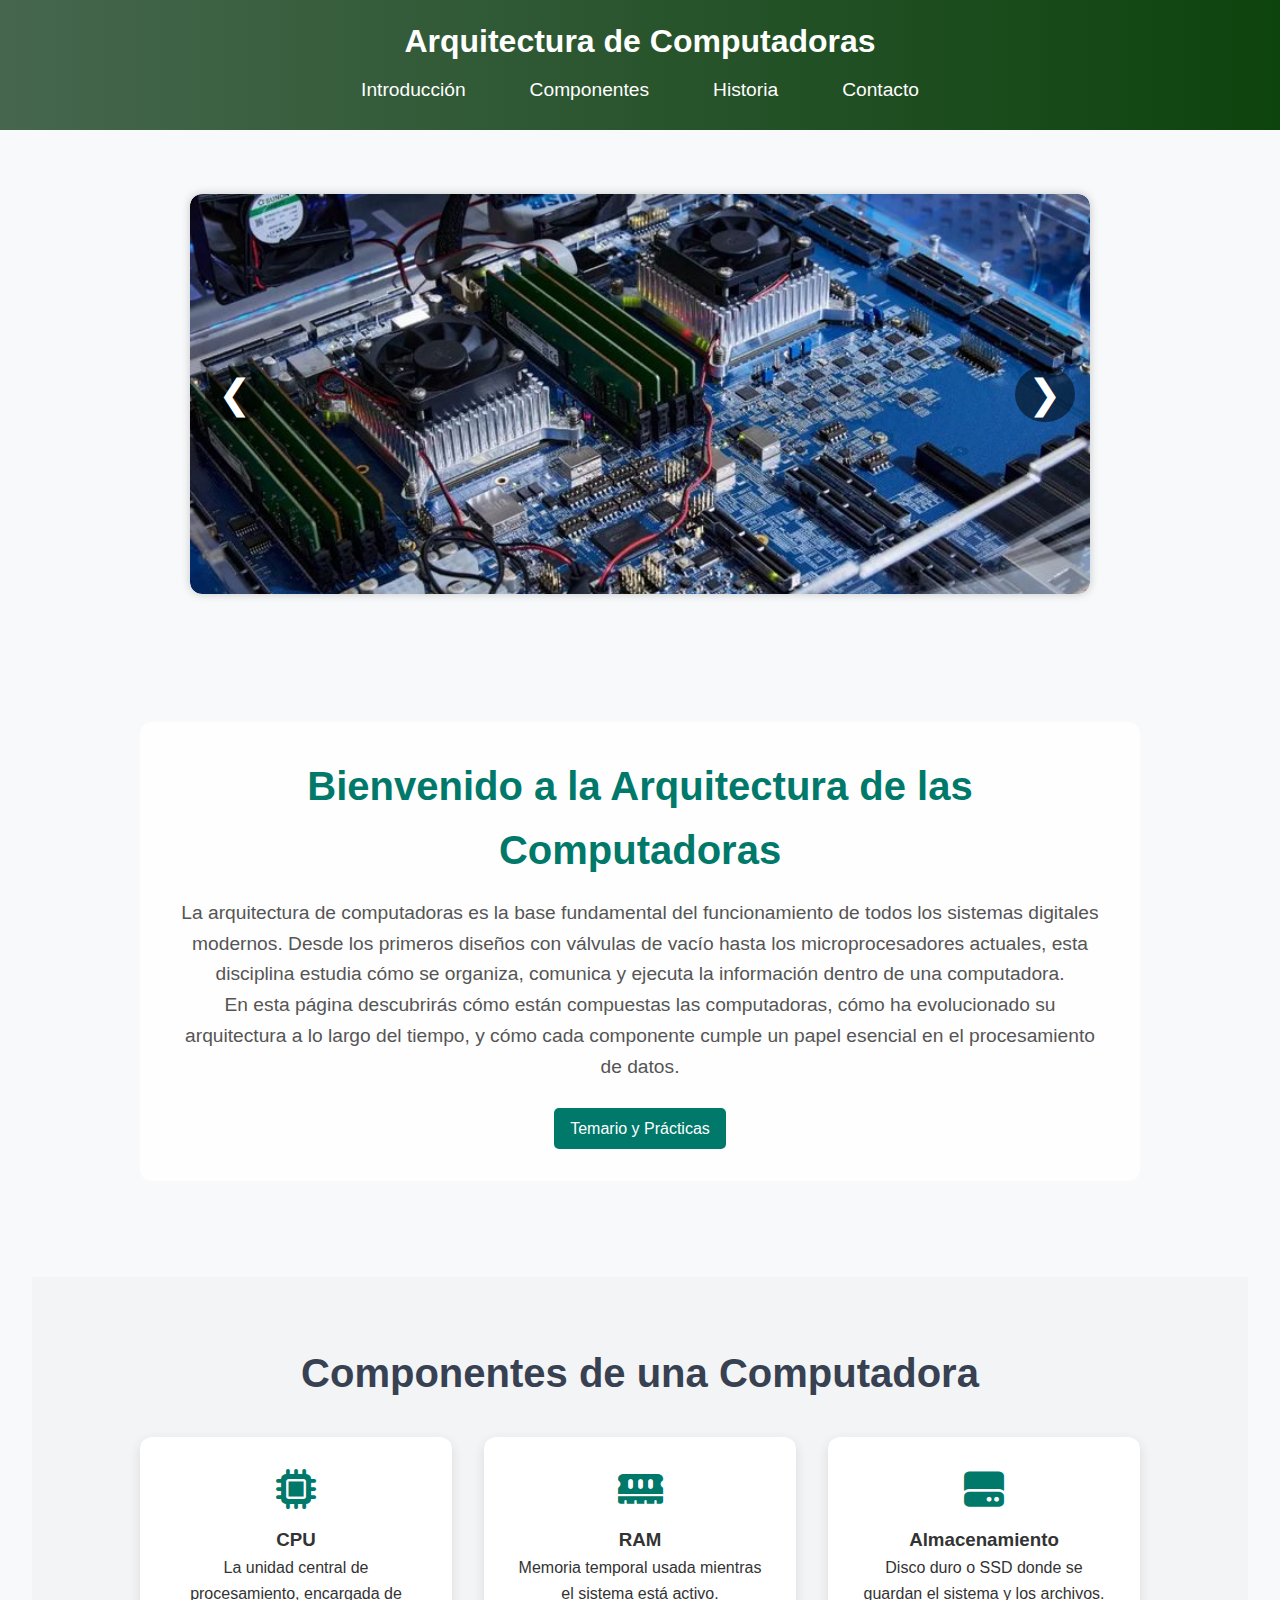
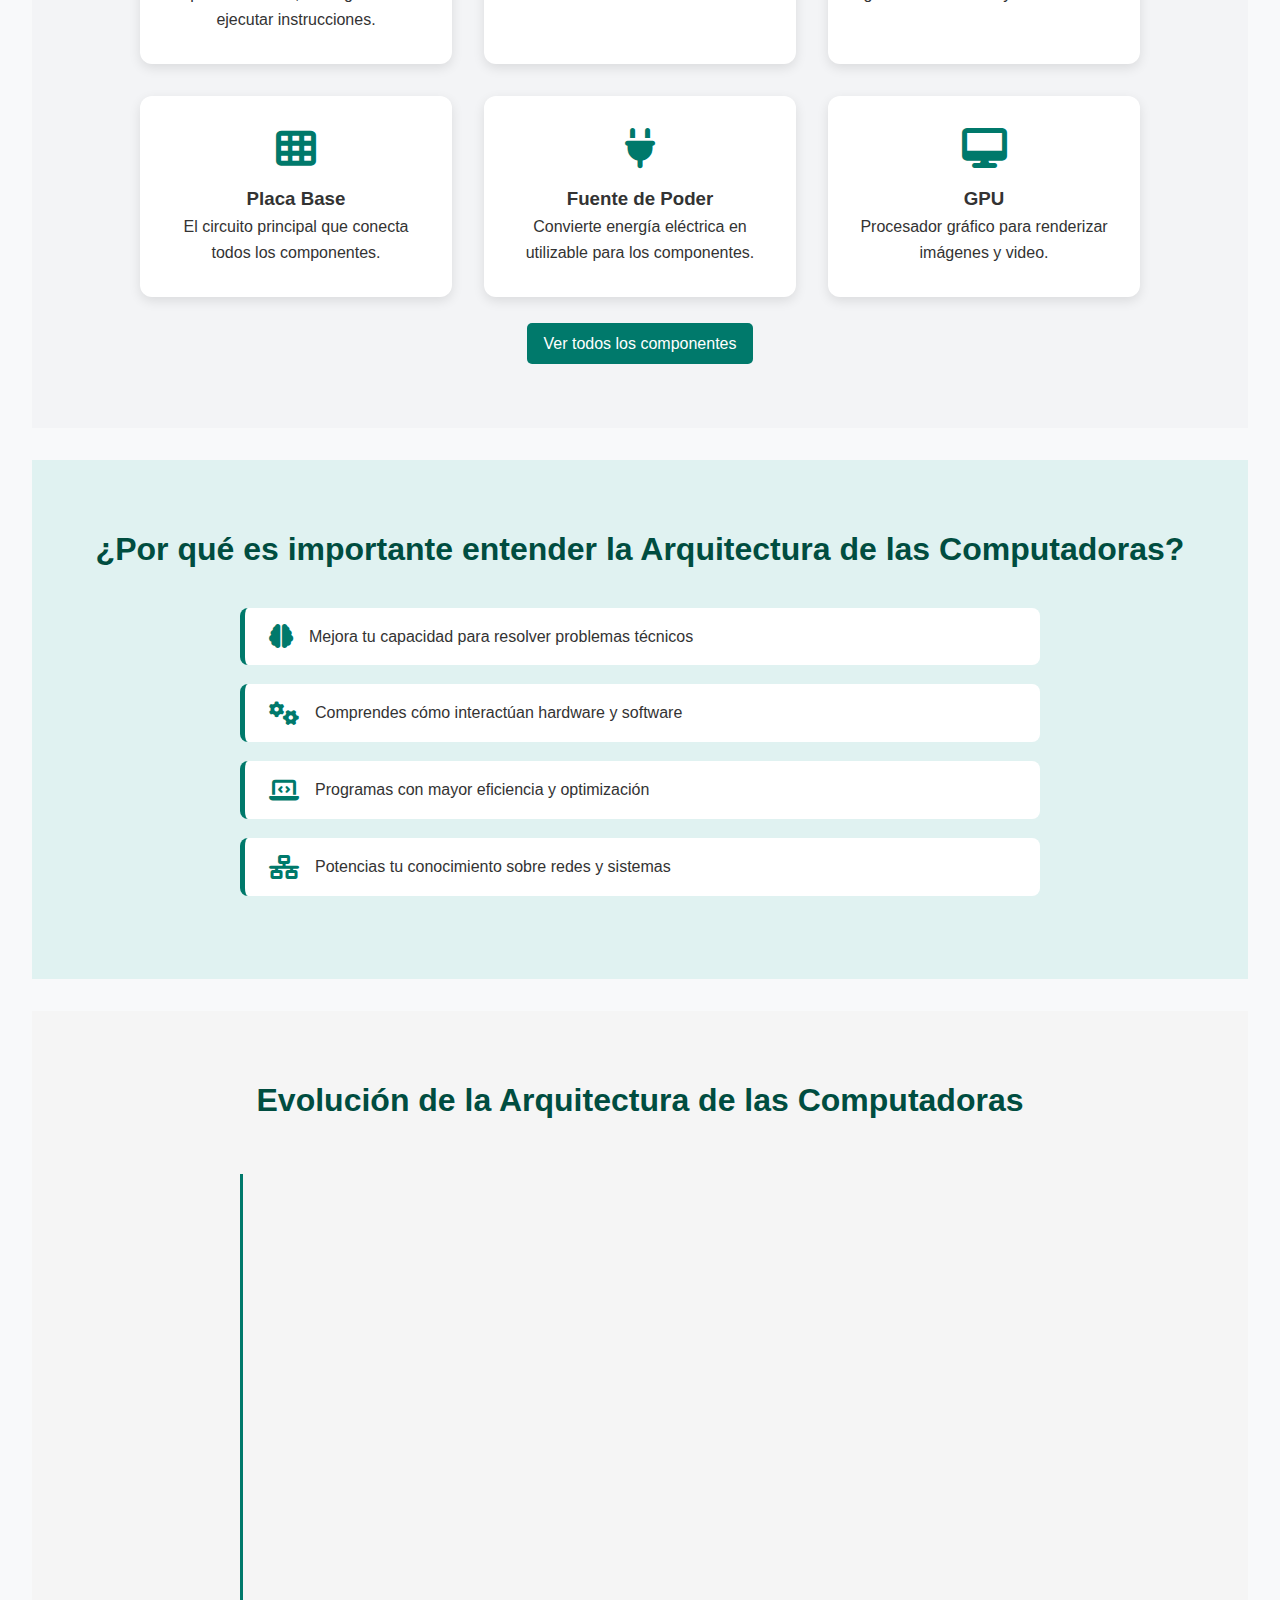
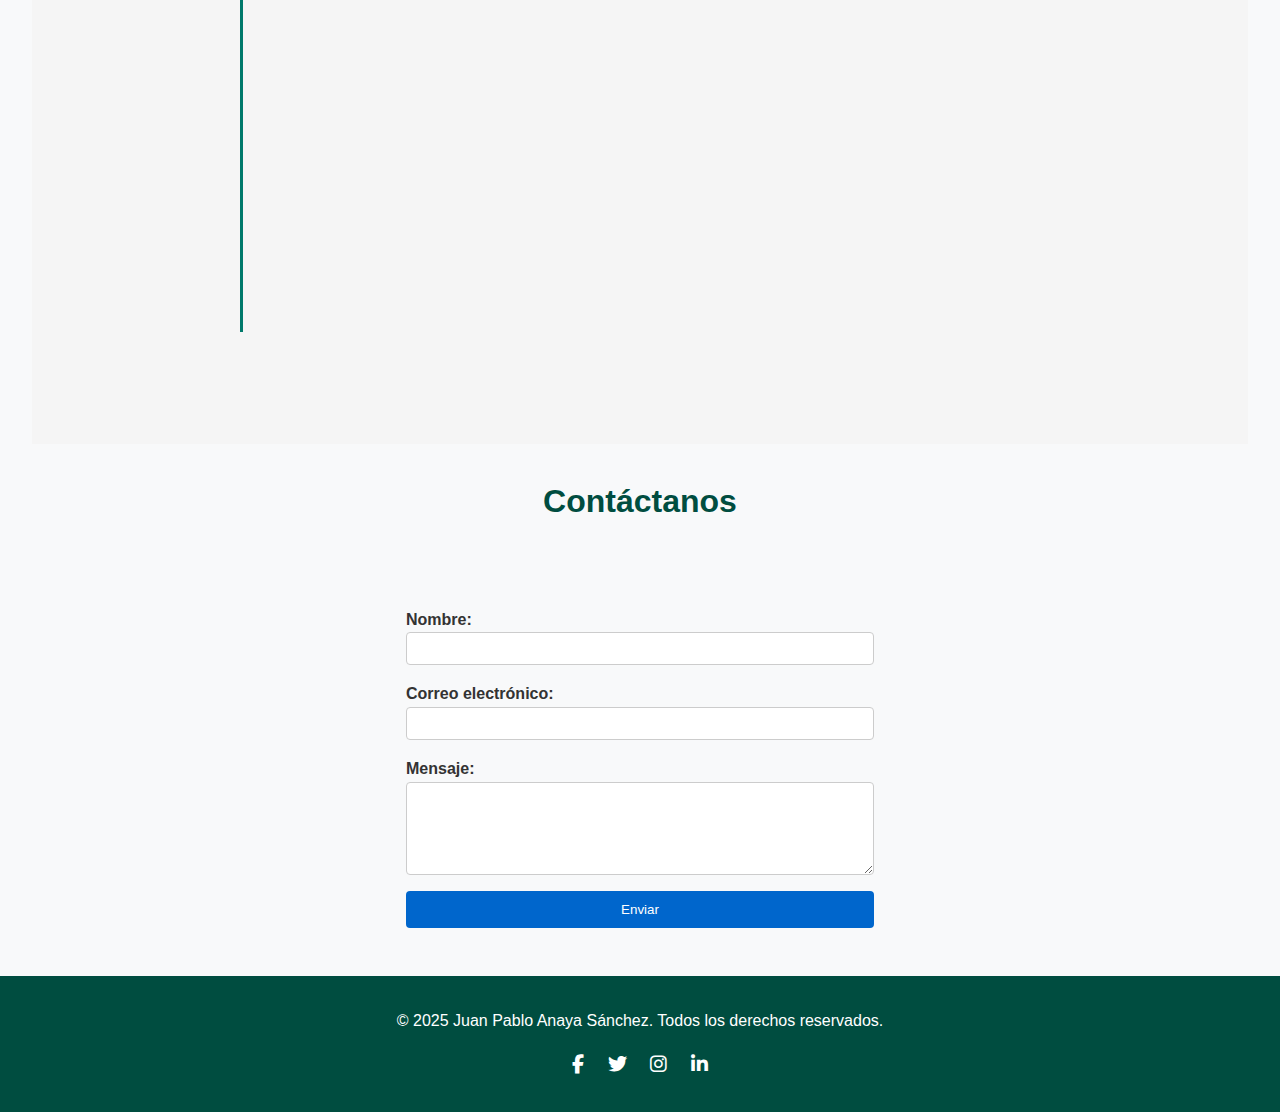
<file: index.html>
<!DOCTYPE html>
<html lang="es">
    <head>
        <meta charset="UTF-8">
        <meta name="viewport" content="width=device-width, initial-scale=1.0">
        <title>Arquitectura de las Computadoras</title>
        <link rel="stylesheet" href="css/base.css">
        <link rel="stylesheet" href="css/layout.css">
        <link rel="stylesheet" href="css/animations.css">
        <link rel="stylesheet" href="css/responsive.css">
        <link rel="stylesheet" href="css/components.css">
        <link rel="stylesheet" href="https://cdnjs.cloudflare.com/ajax/libs/font-awesome/6.5.0/css/all.min.css">
    </head>
    <body>
        <header>
            <div class ="container">
                <h1 class = "logo">Arquitectura de Computadoras</h1>
                <nav class="main-nav">
                    <ul>
                        <li><a href="#introduccion">Introducción</a></li>
                        <li><a href="#componentes">Componentes</a></li>
                        <li><a href="#historia">Historia</a></li>
                        <li><a href="#contacto">Contacto</a></li>
                    </ul>
                </nav>
            </div>
        </header>

    <main>
        <section class="slider">
            <div class="slides">
                <div class="slide active"><img src="img/img1.jpg" alt="Imagen 1"></div>
                <div class="slide"><img src="img/img2.jpg" alt="Imagen 2"></div>
                <div class="slide"><img src="img/img3.jpg" alt="Imagen 3"></div>
                <div class="slide"><img src="img/img4.jpg" alt="Imagen 4"></div>
                <div class="slide"><img src="img/img5.jpg" alt="Imagen 5"></div>
            </div>

            <button class="prev">&#10094;</button>
            <button class="next">&#10095;</button>

            <div class="indicators">
                <span class="indicator active" data-slide="0"></span>
                <span class="indicator" data-slide="1"></span>
                <span class="indicator" data-slide="2"></span>
                <span class="indicator" data-slide="3"></span>
                <span class="indicator" data-slide="4"></span>
            </div>
        </section>

        <section class="intro" id="introduccion">
            <div class="intro-container">
                <h2>Bienvenido a la Arquitectura de las Computadoras</h2>
                <p>
                La arquitectura de computadoras es la base fundamental del funcionamiento de todos los sistemas digitales modernos. 
                Desde los primeros diseños con válvulas de vacío hasta los microprocesadores actuales, esta disciplina estudia cómo se organiza, comunica y ejecuta la información dentro de una computadora.
                </p>
                <p>
                En esta página descubrirás cómo están compuestas las computadoras, cómo ha evolucionado su arquitectura a lo largo del tiempo, y cómo cada componente cumple un papel esencial en el procesamiento de datos.
                </p><br>
            <a href="arquitectura.html" class="boton-enlace">Temario y Prácticas</a>
        </section>

        <section class="componentes" id="componentes">
            <h2>Componentes de una Computadora</h2>
            <div class="grid-componentes">
                <div class="componente">
                    <i class="fas fa-microchip"></i>
                    <h3>CPU</h3>
                <p>La unidad central de procesamiento, encargada de ejecutar instrucciones.</p>
                </div>
                <div class="componente">
                    <i class="fas fa-memory"></i>
                    <h3>RAM</h3>
                    <p>Memoria temporal usada mientras el sistema está activo.</p>
                </div>
                <div class="componente">
                    <i class="fas fa-hdd"></i>
                    <h3>Almacenamiento</h3>
                    <p>Disco duro o SSD donde se guardan el sistema y los archivos.</p>
                </div>
                <div class="componente">
                    <i class="fas fa-th"></i>
                    <h3>Placa Base</h3>
                    <p>El circuito principal que conecta todos los componentes.</p>
                </div>
                <div class="componente">
                    <i class="fas fa-plug"></i>
                    <h3>Fuente de Poder</h3>
                    <p>Convierte energía eléctrica en utilizable para los componentes.</p>
                </div>
                <div class="componente">
                    <i class="fas fa-desktop"></i>
                    <h3>GPU</h3>
                    <p>Procesador gráfico para renderizar imágenes y video.</p>
                </div>
            </div><br>
            <a href="componentes.html" class="boton-enlace">Ver todos los componentes</a>
        </section>

        <section class="beneficios">
            <h2>¿Por qué es importante entender la Arquitectura de las Computadoras?</h2>
            <ul class="lista-beneficios">
                <li><i class="fas fa-brain"></i> Mejora tu capacidad para resolver problemas técnicos</li>
                <li><i class="fas fa-cogs"></i> Comprendes cómo interactúan hardware y software</li>
                <li><i class="fas fa-laptop-code"></i> Programas con mayor eficiencia y optimización</li>
                <li><i class="fas fa-network-wired"></i> Potencias tu conocimiento sobre redes y sistemas</li>
            </ul>
        </section>

        <section class="timeline" id="historia">
            <h2>Evolución de la Arquitectura de las Computadoras</h2>
            <div class="timeline-container">
                <div class="timeline-item">
                <div class="timeline-content">
                    <h3>Década de 1940</h3>
                    <p>Primera generación de computadoras: válvulas de vacío y tarjetas perforadas.</p>
                    <p>ENIAC, UNIVAC y otras computadoras pioneras.</p>
                </div>
                </div>
                <div class="timeline-item">
                <div class="timeline-content">
                    <h3>1950–1960</h3>
                    <p>Segunda generación: transistores reemplazan válvulas, mejora en velocidad y tamaño.</p>
                    <p>IBM 7094 y DEC PDP-8, computadoras más accesibles.</p>
                </div>
                </div>
                <div class="timeline-item">
                <div class="timeline-content">
                    <h3>1970–1980</h3>
                    <p>Tercera y cuarta generación: circuitos integrados, microprocesadores e interfaces gráficas.</p>
                    <p>Intel 4004, Apple II y IBM PC revolucionan la computación personal.</p>
                </div>
                </div>
                <div class="timeline-item">
                <div class="timeline-content">
                    <h3>1980-presente</h3>
                    <p>Procesadores multinúcleo, arquitectura ARM, computación en la nube, internet e IA.</p>
                    <p>Desarrollo de computadoras portátiles y dispositivos móviles.</p>
                </div>
                </div>
                <div class="timeline-item">
                <div class="timeline-content">
                    <h3>Futuro</h3>
                    <p>Computación cuántica, inteligencia artificial avanzada y nanotecnología.</p>
                    <p>Desarrollo de computadoras más rápidas y eficientes.</p>
                </div>
                </div>
            </div>
        </section>

        <section id="contacto">
            <h2>Contáctanos</h2>
            <form id="formContacto">
                <label for="nombre">Nombre:</label>
                <input type="text" id="nombre" name="nombre" required>

                <label for="correo">Correo electrónico:</label>
                <input type="email" id="correo" name="correo" required>

                <label for="mensaje">Mensaje:</label>
                <textarea id="mensaje" name="mensaje" rows="5" required></textarea>

                <button type="submit">Enviar</button>
            </form>
        </section>
    </main>

    <footer class="footer">
        <div class="footer-container">
            <p class="footer-text">&copy; 2025 Juan Pablo Anaya Sánchez. Todos los derechos reservados.</p>
            <div class="footer-icons">
                <a href="#" aria-label="Facebook"><i class="fab fa-facebook-f"></i></a>
                <a href="#" aria-label="Twitter"><i class="fab fa-twitter"></i></a>
                <a href="#" aria-label="Instagram"><i class="fab fa-instagram"></i></a>
                <a href="#" aria-label="LinkedIn"><i class="fab fa-linkedin-in"></i></a>
            </div>
        </div>
    </footer>

        <button id="btnSubir" aria-label="Volver arriba">
            <i class="fas fa-chevron-up"></i>
        </button>

        <script src="js/components.js"></script>
    </body>
</html>
</file>
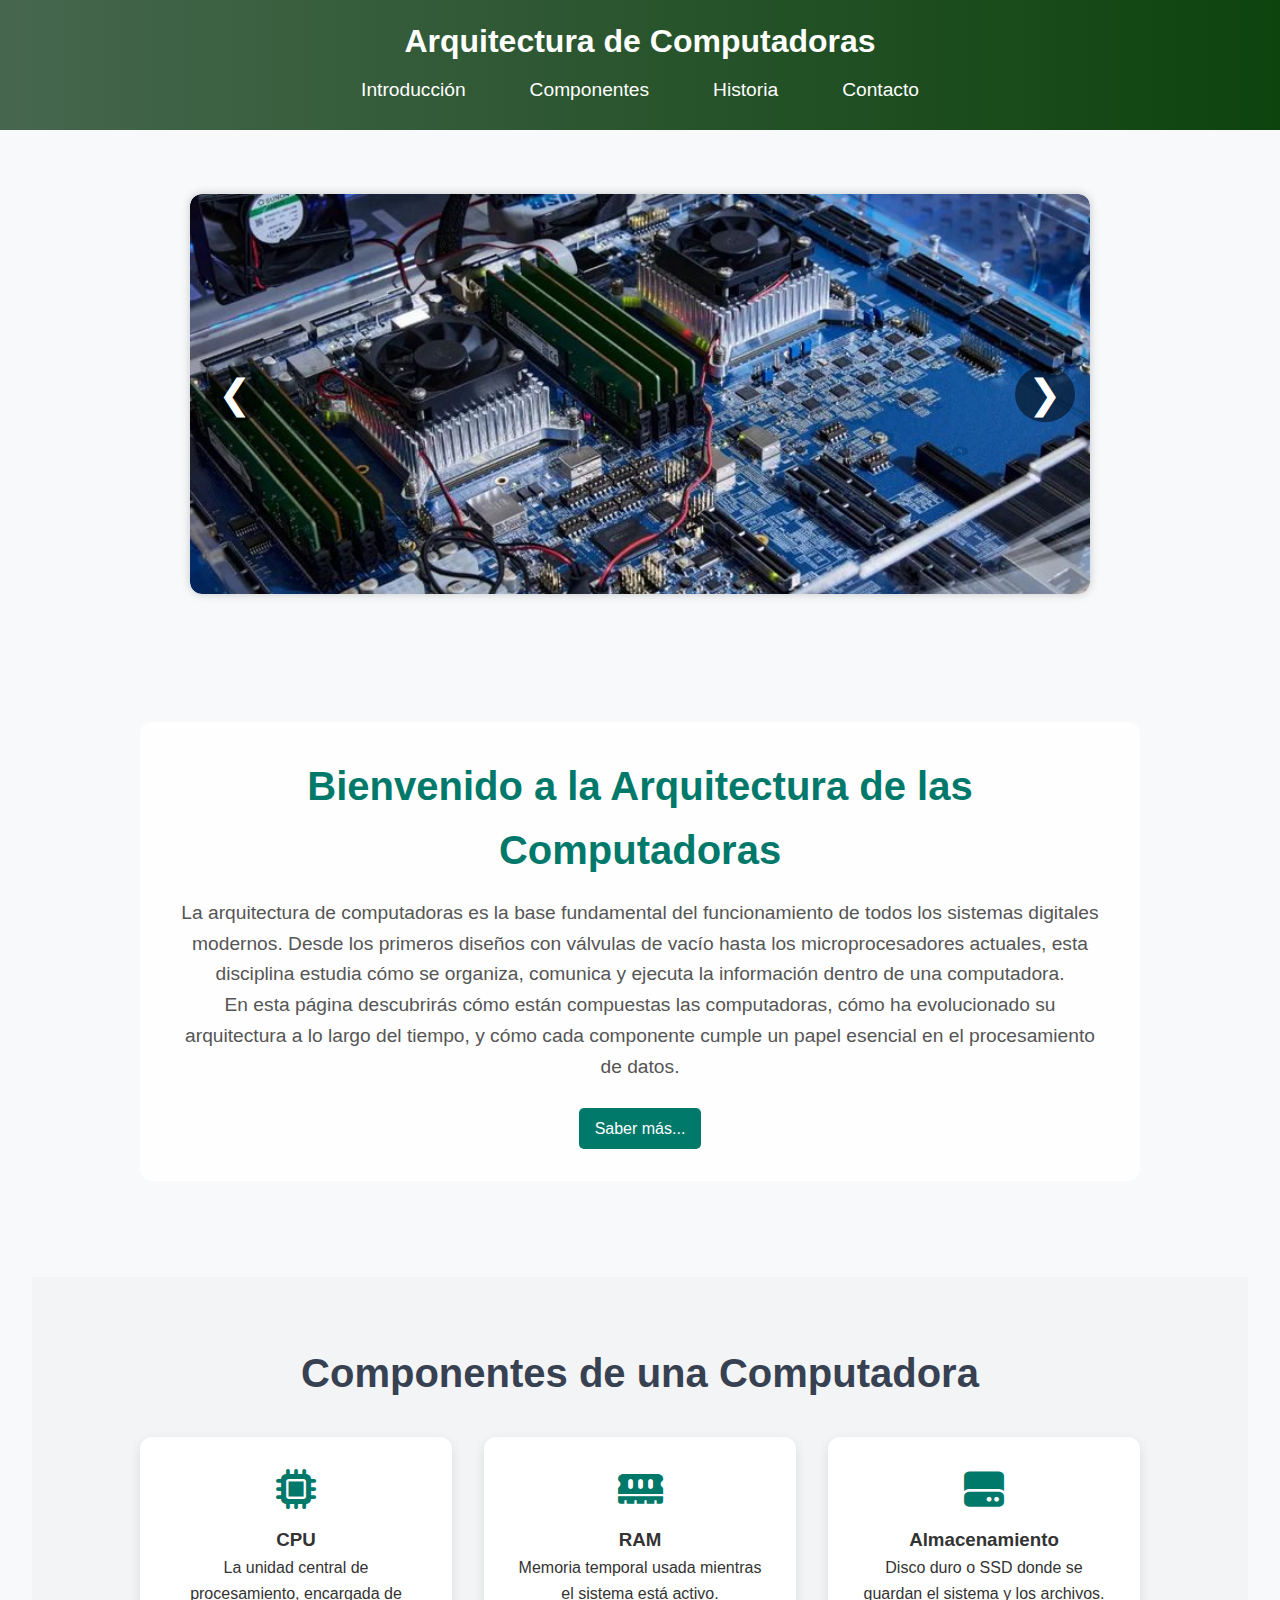
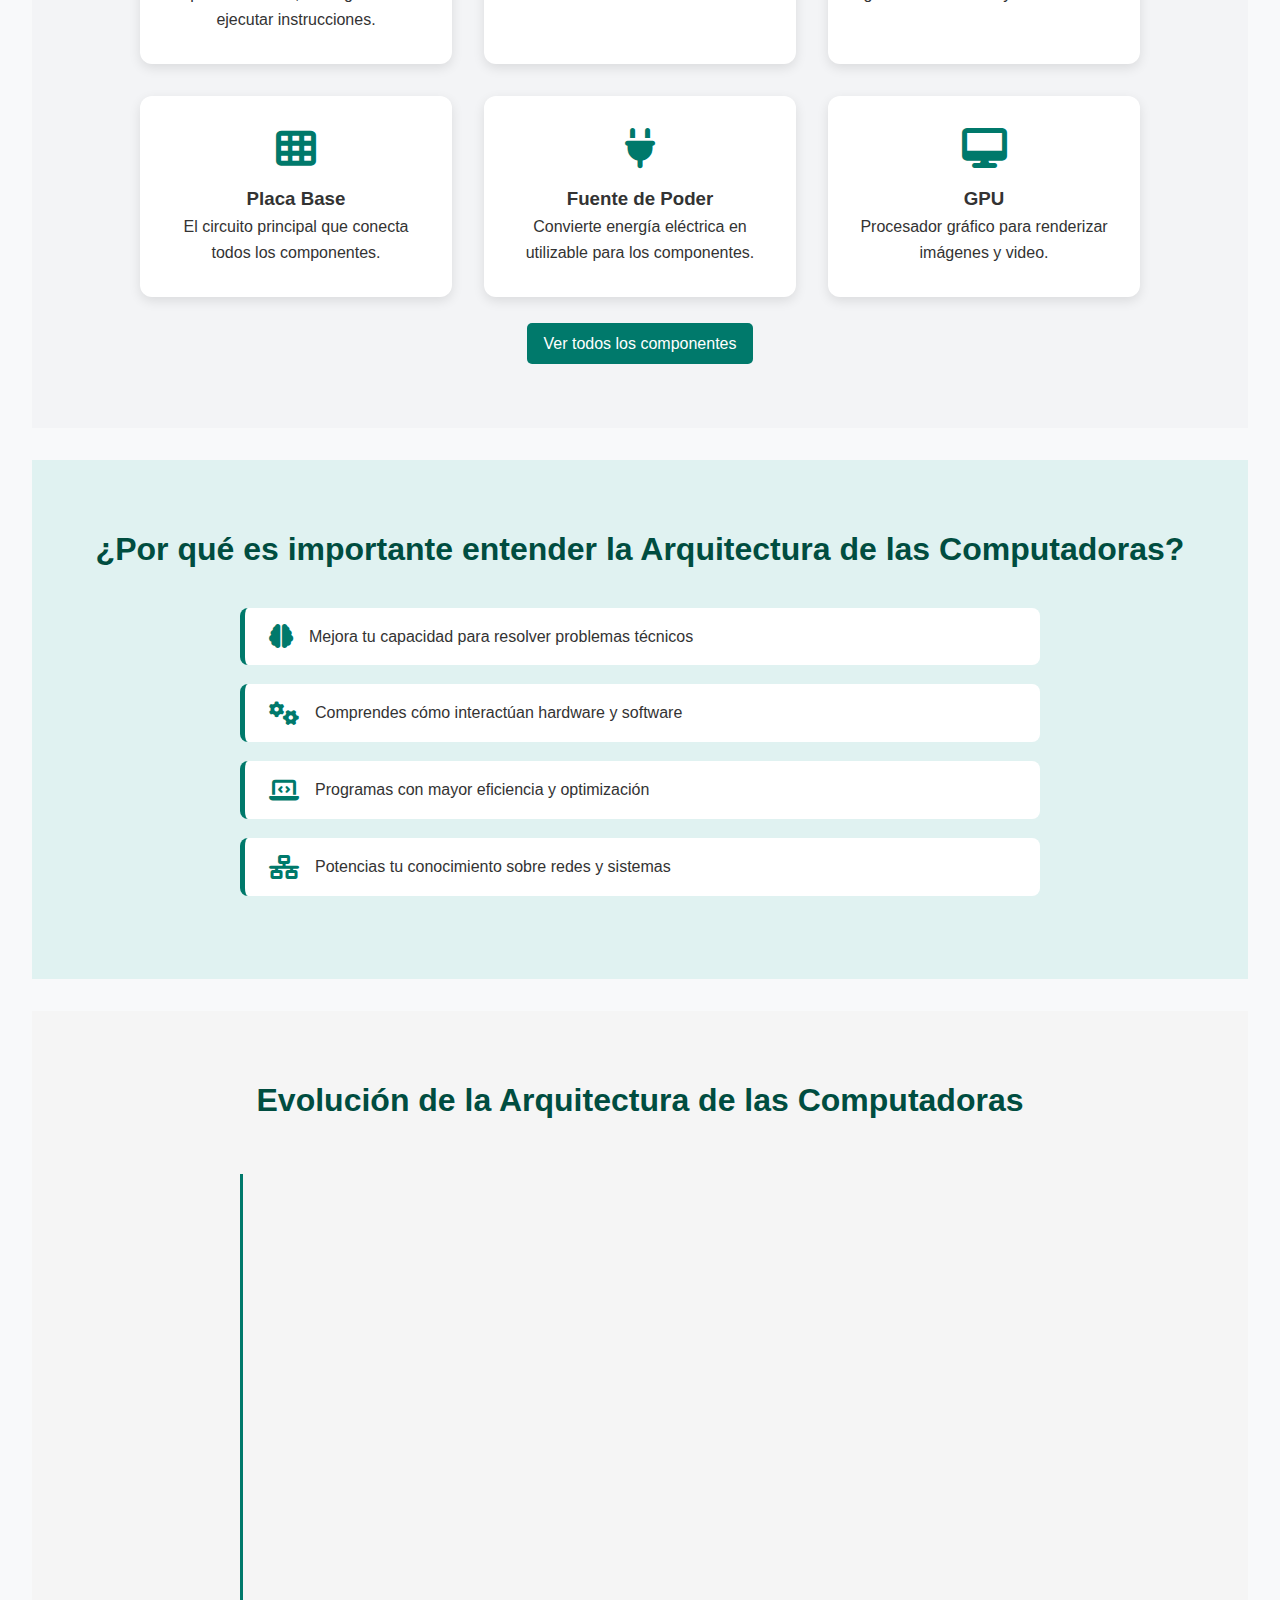
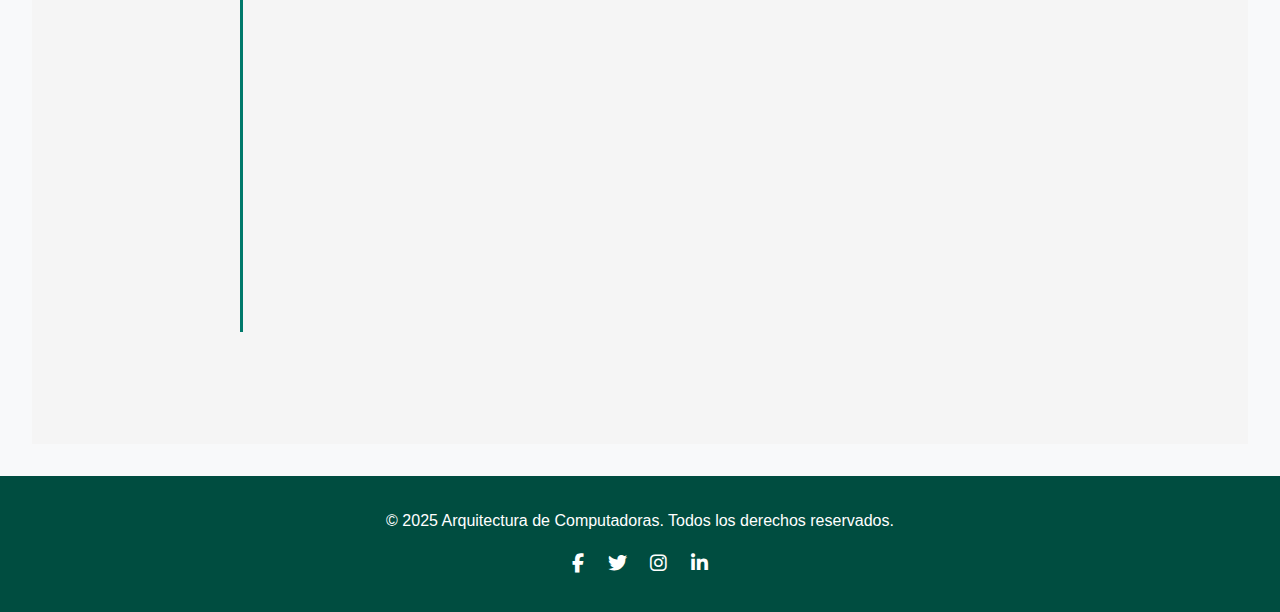
<file: JuanPabloAnaya/index.html>
<!DOCTYPE html>
<html lang="es">
    <head>
        <meta charset="UTF-8">
        <meta name="viewport" content="width=device-width, initial-scale=1.0">
        <title>Arquitectura de las Computadoras</title>
        <link rel="stylesheet" href="css/base.css">
        <link rel="stylesheet" href="css/layout.css">
        <link rel="stylesheet" href="css/animations.css">
        <link rel="stylesheet" href="css/responsive.css">
        <link rel="stylesheet" href="css/components.css">
        <link rel="stylesheet" href="https://cdnjs.cloudflare.com/ajax/libs/font-awesome/6.5.0/css/all.min.css">
    </head>
    <body>
        <header>
            <div class ="container">
                <h1 class = "logo">Arquitectura de Computadoras</h1>
                <nav class="main-nav">
                    <ul>
                        <li><a href="#introduccion">Introducción</a></li>
                        <li><a href="#componentes">Componentes</a></li>
                        <li><a href="#historia">Historia</a></li>
                        <li><a href="#contacto">Contacto</a></li>
                    </ul>
                </nav>
            </div>
        </header>

    <main>
        <section class="slider">
            <div class="slides">
                <div class="slide active"><img src="img/img1.jpg" alt="Imagen 1"></div>
                <div class="slide"><img src="img/img2.jpg" alt="Imagen 2"></div>
                <div class="slide"><img src="img/img3.jpg" alt="Imagen 3"></div>
                <div class="slide"><img src="img/img4.jpg" alt="Imagen 4"></div>
                <div class="slide"><img src="img/img5.jpg" alt="Imagen 5"></div>
            </div>

            <button class="prev">&#10094;</button>
            <button class="next">&#10095;</button>

            <div class="indicators">
                <span class="indicator active" data-slide="0"></span>
                <span class="indicator" data-slide="1"></span>
                <span class="indicator" data-slide="2"></span>
                <span class="indicator" data-slide="3"></span>
                <span class="indicator" data-slide="4"></span>
            </div>
        </section>

        <section class="intro" id="introduccion">
            <div class="intro-container">
                <h2>Bienvenido a la Arquitectura de las Computadoras</h2>
                <p>
                La arquitectura de computadoras es la base fundamental del funcionamiento de todos los sistemas digitales modernos. 
                Desde los primeros diseños con válvulas de vacío hasta los microprocesadores actuales, esta disciplina estudia cómo se organiza, comunica y ejecuta la información dentro de una computadora.
                </p>
                <p>
                En esta página descubrirás cómo están compuestas las computadoras, cómo ha evolucionado su arquitectura a lo largo del tiempo, y cómo cada componente cumple un papel esencial en el procesamiento de datos.
                </p><br>
            <a href="arquitectura.html" class="boton-enlace">Saber más...</a>
        </section>

        <section class="componentes" id="componentes">
            <h2>Componentes de una Computadora</h2>
            <div class="grid-componentes">
                <div class="componente">
                    <i class="fas fa-microchip"></i>
                    <h3>CPU</h3>
                <p>La unidad central de procesamiento, encargada de ejecutar instrucciones.</p>
                </div>
                <div class="componente">
                    <i class="fas fa-memory"></i>
                    <h3>RAM</h3>
                    <p>Memoria temporal usada mientras el sistema está activo.</p>
                </div>
                <div class="componente">
                    <i class="fas fa-hdd"></i>
                    <h3>Almacenamiento</h3>
                    <p>Disco duro o SSD donde se guardan el sistema y los archivos.</p>
                </div>
                <div class="componente">
                    <i class="fas fa-th"></i>
                    <h3>Placa Base</h3>
                    <p>El circuito principal que conecta todos los componentes.</p>
                </div>
                <div class="componente">
                    <i class="fas fa-plug"></i>
                    <h3>Fuente de Poder</h3>
                    <p>Convierte energía eléctrica en utilizable para los componentes.</p>
                </div>
                <div class="componente">
                    <i class="fas fa-desktop"></i>
                    <h3>GPU</h3>
                    <p>Procesador gráfico para renderizar imágenes y video.</p>
                </div>
            </div><br>
            <a href="componentes.html" class="boton-enlace">Ver todos los componentes</a>
        </section>

        <section class="beneficios">
            <h2>¿Por qué es importante entender la Arquitectura de las Computadoras?</h2>
            <ul class="lista-beneficios">
                <li><i class="fas fa-brain"></i> Mejora tu capacidad para resolver problemas técnicos</li>
                <li><i class="fas fa-cogs"></i> Comprendes cómo interactúan hardware y software</li>
                <li><i class="fas fa-laptop-code"></i> Programas con mayor eficiencia y optimización</li>
                <li><i class="fas fa-network-wired"></i> Potencias tu conocimiento sobre redes y sistemas</li>
            </ul>
        </section>

        <section class="timeline" id="historia">
            <h2>Evolución de la Arquitectura de las Computadoras</h2>
            <div class="timeline-container">
                <div class="timeline-item">
                <div class="timeline-content">
                    <h3>Década de 1940</h3>
                    <p>Primera generación de computadoras: válvulas de vacío y tarjetas perforadas.</p>
                    <p>ENIAC, UNIVAC y otras computadoras pioneras.</p>
                </div>
                </div>
                <div class="timeline-item">
                <div class="timeline-content">
                    <h3>1950–1960</h3>
                    <p>Segunda generación: transistores reemplazan válvulas, mejora en velocidad y tamaño.</p>
                    <p>IBM 7094 y DEC PDP-8, computadoras más accesibles.</p>
                </div>
                </div>
                <div class="timeline-item">
                <div class="timeline-content">
                    <h3>1970–1980</h3>
                    <p>Tercera y cuarta generación: circuitos integrados, microprocesadores e interfaces gráficas.</p>
                    <p>Intel 4004, Apple II y IBM PC revolucionan la computación personal.</p>
                </div>
                </div>
                <div class="timeline-item">
                <div class="timeline-content">
                    <h3>1980-presente</h3>
                    <p>Procesadores multinúcleo, arquitectura ARM, computación en la nube, internet e IA.</p>
                    <p>Desarrollo de computadoras portátiles y dispositivos móviles.</p>
                </div>
                </div>
                <div class="timeline-item">
                <div class="timeline-content">
                    <h3>Futuro</h3>
                    <p>Computación cuántica, inteligencia artificial avanzada y nanotecnología.</p>
                    <p>Desarrollo de computadoras más rápidas y eficientes.</p>
                </div>
                </div>
            </div>
        </section>
    </main>

    <footer class="footer" id="contacto">
        <div class="footer-container">
            <p class="footer-text">&copy; 2025 Arquitectura de Computadoras. Todos los derechos reservados.</p>
            <div class="footer-icons">
                <a href="#" aria-label="Facebook"><i class="fab fa-facebook-f"></i></a>
                <a href="#" aria-label="Twitter"><i class="fab fa-twitter"></i></a>
                <a href="#" aria-label="Instagram"><i class="fab fa-instagram"></i></a>
                <a href="#" aria-label="LinkedIn"><i class="fab fa-linkedin-in"></i></a>
            </div>
        </div>
    </footer>

        <button id="btnSubir" aria-label="Volver arriba">
            <i class="fas fa-chevron-up"></i>
        </button>

        <script src="js/components.js"></script>
    </body>
</html>
</file>
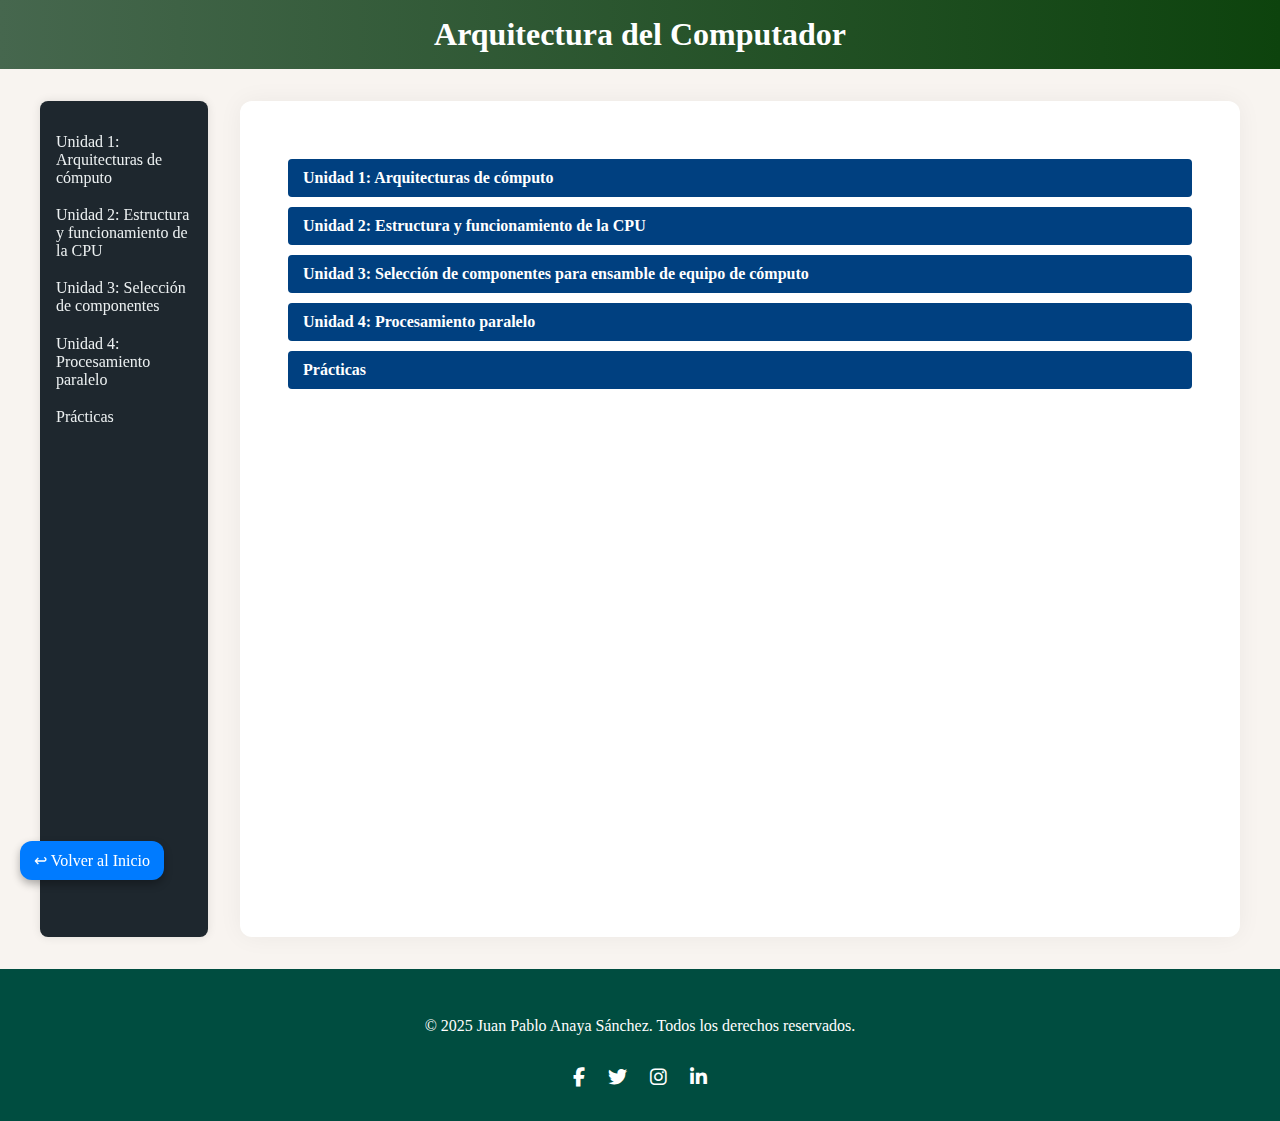
<file: arquitectura.html>
<!DOCTYPE html>
<html lang="es">
    <head>
        <meta charset="UTF-8">
        <meta name="viewport" content="width=device-width, initial-scale=1.0">
        <title>Componentes de la Computadora</title>
        <link rel="stylesheet" href="css/arquitectura.css">
        <link rel="stylesheet" href="css/animations.css">
        <link rel="stylesheet" href="css/responsive.css">
        <link rel="stylesheet" href="css/components.css">
        <link rel="stylesheet" href="https://cdnjs.cloudflare.com/ajax/libs/font-awesome/6.5.0/css/all.min.css">
    </head>
    <body>
        <header>
            <div class="container">
                <h1 class="logo">Arquitectura del Computador</h1>
        </header>
        
        <div class="main-layout">
            <aside class="sidebar">
                <nav>
                    <ul>
                        <li><label for="unidad1-toggle" class="unidad-title-sidebar">Unidad 1: Arquitecturas de cómputo</label></li>
                        <li><label for="unidad2-toggle" class="unidad-title-sidebar">Unidad 2: Estructura y funcionamiento de la CPU</label></li>
                        <li><label for="unidad3-toggle" class="unidad-title-sidebar">Unidad 3: Selección de componentes</label></li>
                        <li><label for="unidad4-toggle" class="unidad-title-sidebar">Unidad 4: Procesamiento paralelo</label></li>
                        <li><label for="practicas-toggle" class="unidad-title-sidebar">Prácticas</label></li>
                    </ul>
                </nav>
            </aside>

            <main class="blog-content">

                <!-- Unidad 1 -->
                <section class="unidad">
                    <input type="checkbox" id="unidad1-toggle" class="toggle-checkbox" />
                    <label for="unidad1-toggle" class="unidad-title">Unidad 1: Arquitecturas de cómputo</label>
                    <div class="subtemas">
                        <h3>1.1 Modelos de arquitecturas de cómputo</h3>

                        <h4>1.1.1 Clásicas</h4>
                        <p>La arquitectura clásica, también conocida como arquitectura Von Neumann, es el modelo básico en la mayoría de los sistemas computacionales. Consiste en una única memoria que almacena tanto los datos como las instrucciones. Esta memoria está conectada a la CPU a través de un bus común, que es utilizado para transmitir tanto datos como instrucciones. La CPU está formada principalmente por la Unidad de Control, que dirige el procesamiento de instrucciones, y la Unidad Aritmético Lógica (ALU), que realiza operaciones matemáticas y lógicas. Una limitación importante de esta arquitectura es el “cuello de botella de Von Neumann”, que se produce porque la CPU no puede acceder simultáneamente a datos e instrucciones, limitando el rendimiento.</p>

                        <h4>1.1.2 Segmentadas</h4>
                        <p>Para mejorar el rendimiento, se introdujo la arquitectura segmentada o pipeline, que divide el ciclo de ejecución de instrucciones en varias etapas como fetch (obtención), decode (decodificación), execute (ejecución), memory access (acceso a memoria) y write-back (escritura del resultado). Cada etapa se ejecuta en paralelo con las demás, de modo que mientras una instrucción está en la etapa de ejecución, otra puede estar en la decodificación, y una tercera en la obtención. Esto aumenta considerablemente la velocidad del procesador, pero requiere mecanismos para manejar conflictos o dependencias entre instrucciones.</p>

                        <h4>1.1.3 De multiprocesamiento</h4>
                        <p>El multiprocesamiento implica el uso de múltiples procesadores en un solo sistema que trabajan conjuntamente para ejecutar tareas. Existen diferentes tipos: sistemas multiprocesadores simétricos, donde todos los procesadores tienen igual acceso a la memoria y recursos; y sistemas multiprocesadores asimétricos, donde un procesador principal controla el sistema y los demás procesadores están subordinados. Este modelo es especialmente útil para aplicaciones que requieren gran capacidad de procesamiento, como bases de datos, simulaciones científicas y servidores.</p>

                        <h3>1.2 Análisis de los componentes</h3>
                        <p></p>

                        <h4>1.2.1 CPU</h4>
                        <p>La CPU (Unidad Central de Procesamiento) es el "cerebro" de un dispositivo de computación, como un ordenador, un teléfono inteligente o una tablet. Se encarga de ejecutar las instrucciones del software y realizar las operaciones necesarias para que el sistema funcione. Es el componente principal que procesa datos y realiza cálculos, permitiendo que el dispositivo realice tareas y funciones.</p>

                        <h5>1.2.1.1 Arquitecturas</h5>
                        <p>La CPU puede seguir diferentes arquitecturas, principalmente CISC (Complex Instruction Set Computing) y RISC (Reduced Instruction Set Computing). CISC busca ejecutar instrucciones complejas que realicen tareas en un solo ciclo, lo que reduce el número de instrucciones por programa pero aumenta la complejidad del hardware. RISC, en contraste, utiliza un conjunto reducido de instrucciones simples que se ejecutan muy rápidamente, lo que facilita la optimización del pipeline y mejora el rendimiento en aplicaciones específicas.</p>

                        <h5>1.2.1.2 Tipos</h5>
                        <p>Además de las CPUs de propósito general que se usan en computadoras personales, existen CPUs embebidas en dispositivos como routers, cámaras y electrodomésticos, optimizadas para bajo consumo y tareas específicas. También están los coprocesadores, que se especializan en tareas como cálculos matemáticos intensivos o procesamiento gráfico, liberando a la CPU principal.</p>

                        <h5>1.2.1.3 Características</h5>
                        <p>Las características principales incluyen la frecuencia de reloj (medida en GHz), que indica cuántos ciclos puede realizar por segundo; el número de núcleos, que determina cuántas tareas pueden procesarse en paralelo; el tamaño y niveles de caché, que almacenan instrucciones y datos de uso frecuente para acelerar el acceso; y la arquitectura interna, que puede incluir tecnologías como hiper-threading para ejecutar múltiples hilos por núcleo.</p>

                        <h5>1.2.1.4 Funcionamiento (ALU, unidad de control, registros y buses internos)</h5>
                        <p>La ALU es responsable de las operaciones matemáticas y lógicas básicas. La unidad de control interpreta las instrucciones y envía señales para coordinar las operaciones. Los registros son pequeñas áreas de almacenamiento dentro de la CPU que guardan datos temporales, direcciones y resultados intermedios. Los buses internos son vías eléctricas que conectan la ALU, los registros y la unidad de control, permitiendo el flujo de datos y señales.</p>

                        <h4>1.2.2 Memoria</h4>
                        <p>La memoria de computadora, comúnmente conocida como RAM (Memoria de Acceso Aleatorio), es un componente esencial que permite el acceso rápido a datos para el procesador. Almacena temporalmente datos e instrucciones de programas que se están usando actualmente, actuando como un espacio de trabajo de alta velocidad. La memoria RAM es volátil, lo que significa que los datos se eliminan al apagar la computadora.</p>

                        <h5>1.2.2.1 Conceptos básicos del manejo de la memoria</h5>
                        <p>La memoria debe ser gestionada para garantizar que cada proceso tenga acceso a sus datos sin interferencias. Esto incluye la asignación de espacio en memoria, la protección de segmentos para evitar accesos indebidos y la organización en niveles jerárquicos para equilibrar velocidad y capacidad.</p>

                        <h5>1.2.2.2 Memoria principal semiconductora</h5>
                        <p>La memoria principal o RAM es volátil y está compuesta por chips de semiconductores. Los tipos principales son DRAM, que es más lenta pero más barata y usada en la mayoría de los sistemas, y SRAM, que es más rápida y usada principalmente en cachés.</p>

                        <h5>1.2.2.3 Memoria caché</h5>
                        <p>La caché es un tipo de memoria rápida ubicada cerca de la CPU que almacena instrucciones y datos usados frecuentemente para acelerar el acceso. Se organiza en niveles jerárquicos: L1 (la más rápida y pequeña), L2 y L3 (mayores pero más lentos).</p>

                        <h4>1.2.3 Manejo de la entrada/salida</h4>
                        <p>El manejo de entrada y salida (E/S) en una computadora se refiere a la forma en que una computadora recibe datos (entrada) y envía datos (salida) al mundo exterior. Implica la gestión de la comunicación entre los componentes internos de la computadora y los dispositivos periféricos como teclados, ratones, monitores, impresoras, etc.</p>

                        <h5>1.2.3.1 Módulos de entrada/salida</h5>
                        <p>Son interfaces que controlan y facilitan la comunicación entre la CPU y los dispositivos externos, permitiendo la transferencia de datos.</p>

                        <h5>1.2.3.2 Entrada/salida programada</h5>
                        <p>En este modo, el procesador se encarga directamente de controlar cada operación de entrada y salida, lo que puede resultar ineficiente porque el CPU queda ocupado esperando que los dispositivos terminen sus operaciones.</p>

                        <h5>1.2.3.3 Entrada/salida mediante interrupciones</h5>
                        <p>Los dispositivos generan señales de interrupción para notificar a la CPU que necesitan atención, permitiendo que el CPU continúe ejecutando otras tareas hasta que se le notifique, aumentando la eficiencia.</p>

                        <h5>1.2.3.4 Acceso directo a memoria</h5>
                        <p>El DMA permite que los dispositivos transfieran datos directamente a la memoria sin pasar por la CPU, liberándola para otras tareas y acelerando el proceso.</p>

                        <h5>1.2.3.5 Canales y procesadores de entrada/salida</h5>
                        <p>Son subsistemas dedicados que gestionan las operaciones de E/S, liberando al procesador principal de estas tareas y aumentando la eficiencia general.</p>

                        <h4>1.2.4 Buses</h4>
                        <p>En una computadora, los buses son vías de comunicación que permiten a los diferentes componentes (como la CPU, la memoria RAM, los dispositivos de entrada/salida, etc.) comunicarse entre sí. Los buses están compuestos por un conjunto de líneas (conductores) que transportan datos, direcciones y señales de control.</p>

                        <h5>1.2.4.1 Tipos de buses</h5>
                        <p>Los buses principales incluyen el bus de datos (transfiere datos), el bus de direcciones (indica ubicaciones de memoria) y el bus de control (envía señales para coordinar operaciones).</p>

                        <h5>1.2.4.2 Estructura de los buses</h5>
                        <p>Cada bus está formado por líneas físicas o conductores que transportan bits simultáneamente. La cantidad de líneas determina el ancho de bus y la cantidad de datos que puede manejar por ciclo.</p>

                        <h5>1.2.4.3 Jerarquías de buses</h5>
                        <p>En sistemas modernos, existen buses jerarquizados: buses locales que conectan componentes dentro de la CPU, buses del sistema que conectan la CPU con memoria y periféricos, y buses externos para conectar dispositivos externos.</p>

                        <h4>1.2.5 Interrupciones</h4>
                        <p>Las interrupciones son señales que permiten a los dispositivos externos o internos alertar al procesador para que atienda eventos especiales, como finalización de una tarea o errores. Al recibir una interrupción, el CPU suspende temporalmente la tarea en curso para atender la interrupción y luego retoma la ejecución, permitiendo una gestión eficiente y multitarea.</p>
                    </div>
                </section>

                <!-- Unidad 2 -->
                <section class="unidad">
                    <input type="checkbox" id="unidad2-toggle" class="toggle-checkbox" />
                    <label for="unidad2-toggle" class="unidad-title">Unidad 2: Estructura y funcionamiento de la CPU</label>
                    <div class="subtemas">
                        <h3>2.1 Organización del procesador</h3>
                        <p>El procesador está organizado en varias unidades funcionales clave: la unidad aritmético lógica (ALU), que realiza operaciones matemáticas y lógicas; la unidad de control, que dirige la ejecución de instrucciones; los registros, que almacenan temporalmente datos y direcciones; y los buses internos, que conectan estos componentes para facilitar el flujo de datos e instrucciones. Además, el procesador incluye unidades de ejecución especializadas, como unidades de punto flotante o unidades multimedia, que aceleran tareas específicas.</p>

                        <h3>2.2 Estructura de registros</h3>
                        <p>En la arquitectura de computadoras, un registro es una unidad de almacenamiento de datos de alta velocidad dentro de la CPU (Central Processing Unit). Son celdas de memoria pequeñas y rápidas que la CPU utiliza para guardar datos temporales y realizar operaciones.</p>

                        <h4>2.2.1 Registros visibles para el usuario</h4>
                        <p>Estos incluyen registros de propósito general, como acumuladores, registros de índice y punteros, que los programas pueden manipular directamente.</p>

                        <h4>2.2.2 Registros de control y de estados</h4>
                        <p>Son usados por la CPU para mantener el control de la ejecución, como el contador de programa (PC), registros de estado (flags) que indican condiciones como cero o acarreo, y registros de control que modifican el comportamiento del procesador.</p>

                        <h4>2.2.3 Ejemplos de organización de registros de CPU reales</h4>
                        <p>Por ejemplo, la arquitectura x86 tiene registros como EAX, EBX, ECX y EDX para operaciones generales, mientras que la arquitectura ARM utiliza registros R0 a R15 con funciones específicas.</p>

                        <h3>2.3 El ciclo de instrucción</h3>
                        <p>El ciclo de instrucción es la secuencia de acciones que realiza la CPU para ejecutar una instrucción del programa. Este proceso se divide en tres etapas principales: búsqueda (fetch), decodificación (decode) y ejecución (execute).</p>

                        <h4>2.3.1 Ciclo Fetch-Decode-Execute</h4>
                        <p>El ciclo básico en el que la CPU obtiene una instrucción de la memoria (fetch), la interpreta para entender qué debe hacer (decode) y luego ejecuta la acción requerida (execute).</p>

                        <h4>2.3.2 Segmentación de instrucciones</h4>
                        <p>Para mejorar el rendimiento, el ciclo se divide en etapas, permitiendo que varias instrucciones se procesen en paralelo en diferentes fases, maximizando el uso del procesador.</p>

                        <h4>2.3.3 Conjunto de instrucciones: Características y funciones</h4>
                        <p>El conjunto de instrucciones define las operaciones que la CPU puede realizar, como movimientos de datos, operaciones aritméticas, lógicas, control de flujo y llamadas a subrutinas.</p>

                        <h4>2.3.4 Modos de direccionamiento y formatos</h4>
                        <p>Los modos de direccionamiento determinan cómo se especifican los operandos en las instrucciones, pudiendo ser inmediato, directo, indirecto, indexado, entre otros. Los formatos de instrucción varían en longitud y complejidad según la arquitectura.</p>
                    </div>
                </section>

                <!-- Unidad 3 -->
                <section class="unidad">
                    <input type="checkbox" id="unidad3-toggle" class="toggle-checkbox" />
                    <label for="unidad3-toggle" class="unidad-title">Unidad 3: Selección de componentes para ensamble de equipo de cómputo</label>
                    <div class="subtemas">
                        <h3>3.1 Chip Set</h3>
                        <p>El chipset es el conjunto de circuitos integrados que controla la comunicación entre el procesador y el resto de los componentes: memoria, almacenamiento, gráficos, puertos, etc. Se divide generalmente en dos grandes bloques: el northbridge (puente norte) y el southbridge (puente sur), aunque en las plataformas modernas muchas de sus funciones se han integrado directamente en la CPU.</p>

                        <h4>3.1.1 CPU</h4>
                        <p>La CPU es el "cerebro" del sistema. Ejecuta instrucciones, coordina operaciones y procesa datos. Su selección depende del tipo de tareas que va a realizar el equipo: tareas simples de oficina pueden requerir un procesador básico, mientras que aplicaciones de diseño, simulación o videojuegos necesitan modelos de gama alta con múltiples núcleos y altos hilos de procesamiento. Ejemplos comunes incluyen las familias Intel Core i3/i5/i7/i9 y AMD Ryzen 3/5/7/9.</p>

                        <h4>3.1.2 Controlador del bus</h4>
                        <p>Este componente regula el tráfico de datos entre la CPU y los distintos dispositivos conectados al bus del sistema, como RAM, almacenamiento y tarjetas de expansión. En la práctica moderna, muchas de estas funciones están integradas en la placa base o directamente en la CPU, pero su principio sigue siendo esencial para garantizar una comunicación fluida entre componentes.</p>

                        <h4>3.1.3 Puertas de entrada/salida E/S</h4>
                        <p>Estas puertas son interfaces físicas y lógicas que permiten la conexión con dispositivos externos como teclados, ratones, impresoras, cámaras, unidades USB, etc. Incluyen puertos USB, HDMI, Ethernet, PS/2, serial y paralelo, así como conectores de audio. Su número y tipo determinan la capacidad de expansión del equipo.</p>

                        <h4>3.1.4 Controlador de interrupciones</h4>
                        <p>Este componente gestiona las señales de interrupción que los dispositivos generan cuando necesitan atención. Por ejemplo, un teclado emite una interrupción cuando se presiona una tecla. El controlador prioriza y dirige estas señales a la CPU, permitiendo una operación multitarea y eficiente.</p>

                        <h4>3.1.5 Controlador de acceso directo a memoria (DMA)</h4>
                        <p>El controlador DMA permite que ciertos dispositivos, como tarjetas de sonido o discos duros, accedan directamente a la memoria sin intervenir a la CPU, lo que mejora el rendimiento y libera al procesador para otras tareas. Es especialmente útil en aplicaciones que requieren transferencias masivas de datos.</p>

                        <h4>3.1.6 Circuitos de temporización</h4>
                        <p>Los circuitos de reloj y temporización son responsables de sincronizar todas las operaciones internas del sistema. Incluyen el reloj del sistema (clock generator), que define la velocidad a la que opera el procesador y otros componentes. Una mala sincronización puede causar errores o pérdida de datos.</p>

                        <h4>3.1.7 Circuitos de control</h4>
                        <p>Estos circuitos emiten señales lógicas que activan o desactivan componentes, controlan accesos, determinan modos de operación (lectura/escritura) y supervisan la integridad de las operaciones. Son fundamentales para la correcta ejecución de tareas y el manejo de errores.</p>

                        <h4>3.1.8 Controladores de video</h4>
                        <p>El controlador de video (GPU) se encarga de generar la imagen que se muestra en la pantalla. Puede estar integrado en la CPU (como en muchos procesadores Intel y AMD) o ser una tarjeta gráfica dedicada (como las NVIDIA GeForce o AMD Radeon). La elección de GPU depende de las necesidades gráficas: tareas 2D básicas requieren menos potencia que juegos en 3D o edición de video.</p>

                        <h3>3.2 Aplicaciones</h3>

                        <h4>3.2.1 Entrada/Salida</h4>
                        <p>Los dispositivos de E/S permiten la comunicación entre el usuario y el sistema. Incluyen teclados, ratones, pantallas táctiles, impresoras, escáneres y monitores. Además, hay periféricos especiales como lectores de código de barras, terminales de punto de venta (POS), sensores industriales y cámaras de vigilancia. La elección debe responder a la naturaleza de la tarea: no es lo mismo un equipo de diseño gráfico (pantallas 4K, tabletas digitalizadoras) que un equipo para una tienda (pantalla sencilla y lector de códigos).</p>

                        <h4>3.2.2 Almacenamiento</h4>
                        <p>Existen diversos tipos de almacenamiento:</p>
                        <p>- HDD (discos duros mecánicos): Alta capacidad, menor costo, pero más lentos y vulnerables al daño físico. Ideales para grandes volúmenes de datos donde la velocidad no es crítica.</p>
                        <p>- SSD (unidades de estado sólido): Mucho más rápidas y resistentes, sin partes móviles. Mejoran enormemente los tiempos de carga del sistema operativo y los programas. Usualmente se usan como almacenamiento principal.</p>
                        <p>- NVMe: Tipo de SSD que se conecta directamente a través de PCIe, ofreciendo velocidades de transferencia muy superiores al SSD SATA.</p>
                        <p>- Almacenamiento externo y en red (NAS): Usado en entornos donde se necesita compartir archivos entre varios usuarios o realizar copias de seguridad frecuentes.</p>

                        <h4>3.2.3 Fuentes de alimentación</h4>
                        <p>Las fuentes de poder convierten la electricidad de corriente alterna (AC) en corriente continua (DC) utilizable por los componentes del PC. Su capacidad se mide en watts y debe ser adecuada para la suma de consumo de todos los componentes. Además, es importante que cuente con certificaciones de eficiencia (como 80 PLUS) y protecciones contra sobrecargas, cortocircuitos y picos de tensión.</p>

                        <h3>3.3 Ambientes de servicio</h3>

                        <h4>3.3.1 Negocios</h4>
                        <p>Los equipos de oficina están diseñados para tareas administrativas como procesamiento de textos, hojas de cálculo, navegación web, videoconferencias y gestión de correo. Generalmente requieren procesadores de gama media, 8 GB de RAM, almacenamiento SSD de 256 GB o más, conectividad estable (Ethernet/Wi-Fi) y buena ergonomía. Se prioriza la eficiencia energética y el bajo mantenimiento.</p>

                        <h4>3.3.2 Industria</h4>
                        <p>En entornos industriales, los equipos deben operar bajo condiciones exigentes: polvo, vibración, temperaturas extremas, etc. Se utilizan PCs industriales con carcasas reforzadas, refrigeración pasiva, componentes sellados y largos ciclos de vida. También es común el uso de sistemas embebidos para tareas como control de procesos, robótica, adquisición de datos y monitoreo de sensores. La fiabilidad y durabilidad son más importantes que el rendimiento puro.</p>

                        <h4>3.3.3 Comercio electrónico</h4>
                        <p>Los sistemas para e-commerce requieren servidores robustos, almacenamiento redundante, alta disponibilidad de red y soporte para bases de datos y plataformas web. Se usan servidores dedicados o en la nube, con procesadores multi-core, RAM abundante (32 GB o más), discos SSD/NVMe para velocidad, y fuentes redundantes para garantizar el tiempo en línea. También se consideran firewalls, balanceadores de carga y respaldo automático para garantizar la continuidad del negocio.</p>
                    </div>
                </section>

                <!-- Unidad 4 -->
                <section class="unidad">
                    <input type="checkbox" id="unidad4-toggle" class="toggle-checkbox" />
                    <label for="unidad4-toggle" class="unidad-title">Unidad 4: Procesamiento paralelo</label>
                    <div class="subtemas">
                        <h3>4.1 Organizaciones de procesadores múltiples</h3>
                        <p>El procesamiento paralelo ha transformado la forma en que se diseñan los sistemas informáticos modernos. En lugar de confiar en un solo procesador para ejecutar todas las tareas, los sistemas multiprocesadores permiten que varios procesadores trabajen simultáneamente. Esta estrategia incrementa significativamente el rendimiento general, mejora la eficiencia energética y permite manejar múltiples procesos complejos al mismo tiempo. </p>

                        <h4>4.1.1 Tipos de sistemas de procesadores paralelos</h4>
                        <p>Existen diversos tipos de sistemas de procesadores paralelos, cada uno diseñado para cumplir distintos objetivos de rendimiento y escalabilidad. Uno de los más comunes es el procesamiento simétrico (SMP), donde todos los procesadores comparten una única memoria principal y tienen acceso equitativo a los recursos del sistema. Por otro lado, los sistemas de procesamiento masivo en paralelo (MPP) cuentan con un gran número de procesadores, cada uno con su propia memoria, conectados por una red de alta velocidad, lo que les permite manejar cargas de trabajo extremadamente grandes. También existen configuraciones como la computación en clúster, donde varias máquinas independientes colaboran como una sola unidad lógica, y la computación en malla o Grid, que aprovecha recursos distribuidos geográficamente para ejecutar tareas paralelas.</p>

                        <h4>4.1.2 Organizaciones paralelas</h4>
                        <p>Las organizaciones paralelas pueden clasificarse en tres grandes grupos: memoria compartida, memoria distribuida y organizaciones híbridas. En los sistemas de memoria compartida, todos los procesadores pueden acceder a la misma memoria física, lo que facilita la programación, pero puede provocar conflictos por el acceso concurrente. En los sistemas de memoria distribuida, cada procesador tiene su propia memoria local y se comunica con los demás mediante el envío de mensajes, lo cual mejora la escalabilidad pero complica la programación. </p>

                        <h3>4.2 Multiprocesadores simétricos</h3>
                        <p>Los multiprocesadores simétricos o SMP representan una arquitectura común en la que varios procesadores comparten una única memoria principal y ejecutan bajo un mismo sistema operativo. Este enfoque se caracteriza por una distribución equitativa de tareas, donde todos los procesadores son iguales y pueden ejecutar cualquier hilo del sistema. Esto facilita la programación y permite una utilización más uniforme de los recursos del sistema.</p>

                        <h4>4.2.1 Organización</h4>
                        <p>En la organización de un sistema SMP, todos los procesadores están conectados a un bus común y acceden a la misma memoria y dispositivos de entrada/salida. Esta simplicidad de diseño permite implementar algoritmos de planificación y control de concurrencia de manera uniforme. Sin embargo, a medida que se agregan más procesadores, el bus compartido puede convertirse en un cuello de botella, limitando la escalabilidad del sistema.</p>

                        <h4>4.2.2 Consideraciones de diseño del sistema operativo multiprocesador</h4>
                        <p>El sistema operativo de un SMP debe estar diseñado para manejar múltiples hilos de ejecución, distribuir tareas eficientemente entre los procesadores, y evitar condiciones de carrera y bloqueos mediante mecanismos de sincronización adecuados. Además, debe gestionar el acceso a recursos compartidos como la memoria y los periféricos, garantizando consistencia de datos y tiempos de respuesta aceptables.</p>

                        <h3>4.3 Coherencia de caché y protocolo MESI</h3>
                        <p>La presencia de múltiples niveles de caché en sistemas multiprocesador introduce el problema de coherencia: todos los procesadores deben tener una visión consistente de la memoria compartida. Esto es crítico, ya que una actualización hecha por un procesador debe ser visible para los demás, o de lo contrario se pueden producir errores lógicos en los programas.</p>

                        <h4>4.3.1 Soluciones de software</h4>
                        <p>Las soluciones de software para mantener la coherencia de caché se basan en la implementación de algoritmos que controlan el acceso a las variables compartidas. Estas soluciones incluyen el uso de bloqueos, semáforos, exclusión mutua y sincronización explícita. Aunque estas técnicas son portables y fáciles de implementar, tienden a ser menos eficientes que las soluciones en hardware, especialmente en sistemas con muchos procesadores.</p>

                        <h4>4.3.2 Soluciones de hardware</h4>
                        <p>Las soluciones de hardware, por otro lado, utilizan mecanismos automáticos que supervisan y actualizan las cachés de los procesadores cuando se detecta una modificación en los datos compartidos. Estos mecanismos suelen incluir controladores de coherencia, líneas de estado en la caché y protocolos específicos que garantizan la actualización o invalidación adecuada de las líneas afectadas. El hardware puede aplicar estas técnicas con rapidez y sin intervención del sistema operativo, lo que mejora el rendimiento del sistema.</p>

                        <h4>4.3.3 El protocolo MESI</h4>
                        <p>El protocolo MESI (Modified, Exclusive, Shared, Invalid) es uno de los más utilizados para mantener la coherencia en cachés multiprocesador. Cada línea de caché puede encontrarse en uno de estos cuatro estados. En el estado Modified, el procesador tiene la única copia válida de los datos, y esta copia ha sido modificada. En el estado Exclusive, la línea está solo en esa caché y coincide con la memoria principal. El estado Shared indica que otros procesadores también tienen una copia del mismo dato, y el estado Invalid señala que los datos no son válidos.</p>

                        <h3>4.4 Multiprocesos y multiprocesadores de chips</h3>
                        <p>La evolución del hardware ha llevado al desarrollo de multiprocesadores en chip, donde varios núcleos de procesamiento están integrados en un solo chip de silicio. Este diseño permite aumentar el paralelismo, reducir la latencia y mejorar el rendimiento general del sistema sin incrementar el consumo de energía.</p>

                        <h4>4.4.1 Subprocesos múltiples implícitos y explícitos</h4>
                        <p>El subprocesamiento múltiple puede ser gestionado de forma implícita por el sistema operativo o de manera explícita por el programador. En el caso implícito, el sistema se encarga de decidir qué tareas se paralelizan y cuándo, lo que reduce la complejidad de programación. En cambio, el enfoque explícito permite al desarrollador tener un control más preciso sobre los hilos, sincronización y recursos, aunque requiere mayor conocimiento técnico y programación cuidadosa.</p>

                        <h4>4.4.2 Enfoques para el subproceso múltiple explícito</h4>
                        <p>Los enfoques explícitos incluyen el uso de bibliotecas como POSIX Threads o OpenMP, que permiten crear, sincronizar y gestionar subprocesos dentro de una aplicación. Estos métodos son útiles en aplicaciones científicas, simulaciones y sistemas que requieren procesamiento intensivo.</p>

                        <h3>4.5 Clústeres</h3>
                        <p>Un clúster es un conjunto de computadoras independientes, llamadas nodos, que cooperan para ejecutar tareas como si fueran una sola máquina. Esta configuración permite aumentar el poder de procesamiento de forma escalable y con menor costo que un sistema monolítico.</p>

                        <h4>4.5.1 Configuraciones de clúster</h4>
                        <p>Los clústeres pueden configurarse con propósitos diferentes: clústeres de alta disponibilidad (HA), que garantizan la continuidad del servicio ante fallos, o clústeres de alto rendimiento (HPC), enfocados en realizar grandes volúmenes de cálculo científico o técnico.</p>

                        <h4>4.5.2 Problemas de diseño del sistema operativo</h4>
                        <p>El sistema operativo debe coordinar el uso de recursos distribuidos, sincronizar procesos entre nodos, manejar la comunicación por red y repartir eficientemente las tareas. Además, debe lidiar con fallos y garantizar que los servicios continúen operando correctamente.</p>

                        <h4>4.5.3 Arquitectura informática del clúster</h4>
                        <p>Un clúster típico incluye múltiples nodos de procesamiento conectados por una red de alta velocidad, con software que permite distribuir tareas, balancear carga y monitorear el rendimiento. Puede usar sistemas distribuidos o virtualizados según las necesidades.</p>

                        <h4>4.5.4 Servidores Blade</h4>
                        <p>Los servidores blade son unidades compactas que contienen los elementos esenciales de un servidor. Se integran en chasis que comparten alimentación, red y almacenamiento, y son ideales para clústeres por su densidad y eficiencia energética.</p>

                        <h4>4.5.5 Clústeres comparados con SMP</h4>
                        <p>Mientras que los sistemas SMP utilizan procesadores dentro de una misma máquina compartiendo memoria, los clústeres usan múltiples máquinas independientes conectadas por red. Los clústeres son más escalables, pero requieren una administración más compleja.</p>

                        <h3>4.6 Acceso a la memoria no uniforme</h3>
                        <p>La arquitectura NUMA permite que diferentes procesadores accedan con distintas velocidades a distintas regiones de la memoria, lo que es útil para mejorar el rendimiento en sistemas con muchos núcleos o procesadores.</p>

                        <h4>4.6.1 Motivación</h4>
                        <p>El acceso uniforme a memoria (UMA) no escala bien en sistemas grandes. NUMA permite que cada procesador acceda más rápido a su propia memoria local, reduciendo los tiempos de espera y mejorando la eficiencia.</p>

                        <h4>4.6.2 Organización</h4>
                        <p>En NUMA, la memoria se divide en bancos, cada uno asociado a un procesador. Aunque cualquier procesador puede acceder a cualquier banco, el acceso a la memoria local es más rápido que al resto, lo que requiere que las aplicaciones optimicen su uso de memoria.</p>

                        <h4>4.6.3 Pros y contras de la NUMA</h4>
                        <p>NUMA mejora el rendimiento si se usa correctamente, pero puede causar ineficiencias si las tareas acceden constantemente a memoria remota. Por eso, requiere tanto soporte del sistema operativo como del software para aprovechar su potencial.</p>

                        <h3>4.7 Computación en la nube</h3>
                        <p>La computación en la nube permite el acceso remoto a servicios computacionales bajo demanda. Es un modelo flexible que reduce costos de infraestructura y facilita la escalabilidad.</p>

                        <h4>4.7.1 Elementos de computación en la nube</h4>
                        <p>Los servicios en la nube se dividen en IaaS, PaaS y SaaS. IaaS ofrece infraestructura virtualizada; PaaS brinda plataformas para desarrollo; y SaaS permite usar aplicaciones completas sin preocuparse por su instalación o mantenimiento.</p>

                        <h4>4.7.2 Arquitectura de referencia de computación en la nube</h4>
                        <p>Esta arquitectura se compone de centros de datos, servidores virtuales, redes, almacenamiento, y software de gestión. Todo está diseñado para ofrecer alta disponibilidad, escalabilidad y seguridad, permitiendo atender a múltiples clientes simultáneamente.</p>
                    </div>
                </section>

                <section class="unidad">
                    <input type="checkbox" id="practicas-toggle" class="toggle-checkbox" />
                    <label for="practicas-toggle" class="unidad-title">Prácticas</label>
                    <div class="subtemas">
                        <h3>Práctica 1: Partes de la Computadora</h3>
                        <p>La primera práctica realizada consistió en desarmar una computadora para observarlas partes de las cuales la computadora estaba construida, empezamos abriendo lo que viene siendo el gabinete de la computadora y retirando la fuente de poder y la tarjeta madre, al igual que el disco duro, posteriormente se retiro la memoria RAM y el procesador de la tarjeta madre, así como el ventilador que enfría dicho procesador.</p>
                        <a href="archivos/p1.pdf" target="_blank">Ver reporte en PDF</a>
                        <h3>Práctica 2: Procesadores</h3>
                        <p>Esta práctica consistió en extraer procesadores de tarjetas madre, y volverlos a colocar posteriormente. Se realizó una investigación sobre las especificaciones de cada procesador que se vio durante la práctica, considerando la marca, el modelo, entre otras características importantes para determinar la gama del procesador y para que tarea podemos utilizar tal procesador en una computadora ya armada.</p>
                        <a href="archivos/p2.pdf" target="_blank">Ver reporte en PDF</a>
                        <h3>Práctica 3: Memorias</h3>
                        <p>En esta práctica se observaron las memorias que tienen los equipos de cómputo, tanto RAM como ROM, y sus diferentes tipos. Se analizaron las características y especificaciones de cada tipo de memoria, así como sus aplicaciones y usos recomendados.</p> 
                        <h3>Práctica 4: Gamas de Equipos de Cómputo</h3>
                        <p>En esta práctica se realizó una investigación sobre las diferentes gamas de equipos de cómputo que existen en el mercado, desde equipos de gama baja, media y alta. Se analizaron las características y especificaciones de cada gama, así como sus aplicaciones y usos recomendados. Para la realización de esta práctica tuvimos que primero investigar sobre gamas de procesadores en base a la práctica de procesadores realizada con anterioridad, posteriormente se diseñaba un equipo de computo proporcional a la gama del procesador, incluyendo todos los componentes y para que tareas se pudiera utlizar.</p>
                        <a href="archivos/gamas.pdf" target="_blank">Ver reporte en PDF</a>
                        <h3>Práctica 5: Diseño de Equipos de Cómputo</h3>
                        <p>En esta práctica se realizó el diseño de seis equipo de cómputo, considerando todos los componentes necesarios para su funcionamiento. Se seleccionaron los componentes adecuados según las necesidades del usuario. Se realizaron los diseños con ayuda de la práctica anterior para tener 2 equipos de cada gama, y poder tener diferentes equipos para necesidades diferentes. Al final contamos con múltiples equipos diseñados de gama baja, medio y alta.</p>
                        <a href="archivos/diseño.pdf" target="_blank">Ver reporte en PDF</a>
                        <h3>Práctica 6: Cotización de Equipos de Cómputo</h3>
                        <p>En esta práctica simplemente se hizo una cotización de los equipos previamente diseñados, incluyendo el costo y link del componente para su compra, de preferencia vendido por proveedores locales. Al final se terminó con la cotización de 6 equipos, 3 equipos con procesador intel, 3 con procesador AMD, divididos por gama baja, media y alta respectivamente.</p>
                        <a href="archivos/cotización.pdf" target="_blank">Ver reporte en PDF</a>
                        <h3>Práctica 7: Laboratorio de Realidad Virtual</h3>
                        <p>En esta práctica fuimos al laboratorio de realidad virtual en el edificio del Centro de Cómputo, ahí ,usando un programa de realidad virtual, se tuvo la oportunidad de realizar una caracterización de los componentes de una computadora, el armado de una computadora con componentes específicos, y también el juntar todos los componentes en el gabinete, componentes como la placa madre (ya con las memorias ram, el procesador y un ventilador para el procesador), la fuente de poder, un disco duro HDD, y los ventiladores que van a mantener frío nuestro equipo. Fue una práctica muy didáctica e interesante para aplicar las prácticas anteriores.</p>
                    </div>
            </main>
        </div>

        <a href="index.html" class="back-button">&#8617; Volver al Inicio</a>

        <footer class="footer">
            <div class="footer-container">
                <p class="footer-text">&copy; 2025 Juan Pablo Anaya Sánchez. Todos los derechos reservados.</p>
                <div class="footer-icons">
                    <a href="#" aria-label="Facebook"><i class="fab fa-facebook-f"></i></a>
                    <a href="#" aria-label="Twitter"><i class="fab fa-twitter"></i></a>
                    <a href="#" aria-label="Instagram"><i class="fab fa-instagram"></i></a>
                    <a href="#" aria-label="LinkedIn"><i class="fab fa-linkedin-in"></i></a>
                </div>
            </div>
        </footer>

        <button id="btnSubir" aria-label="Volver arriba">
            <i class="fas fa-chevron-up"></i>
        </button>

        <script src="js/components.js"></script>
    </body>
</html>
</file>
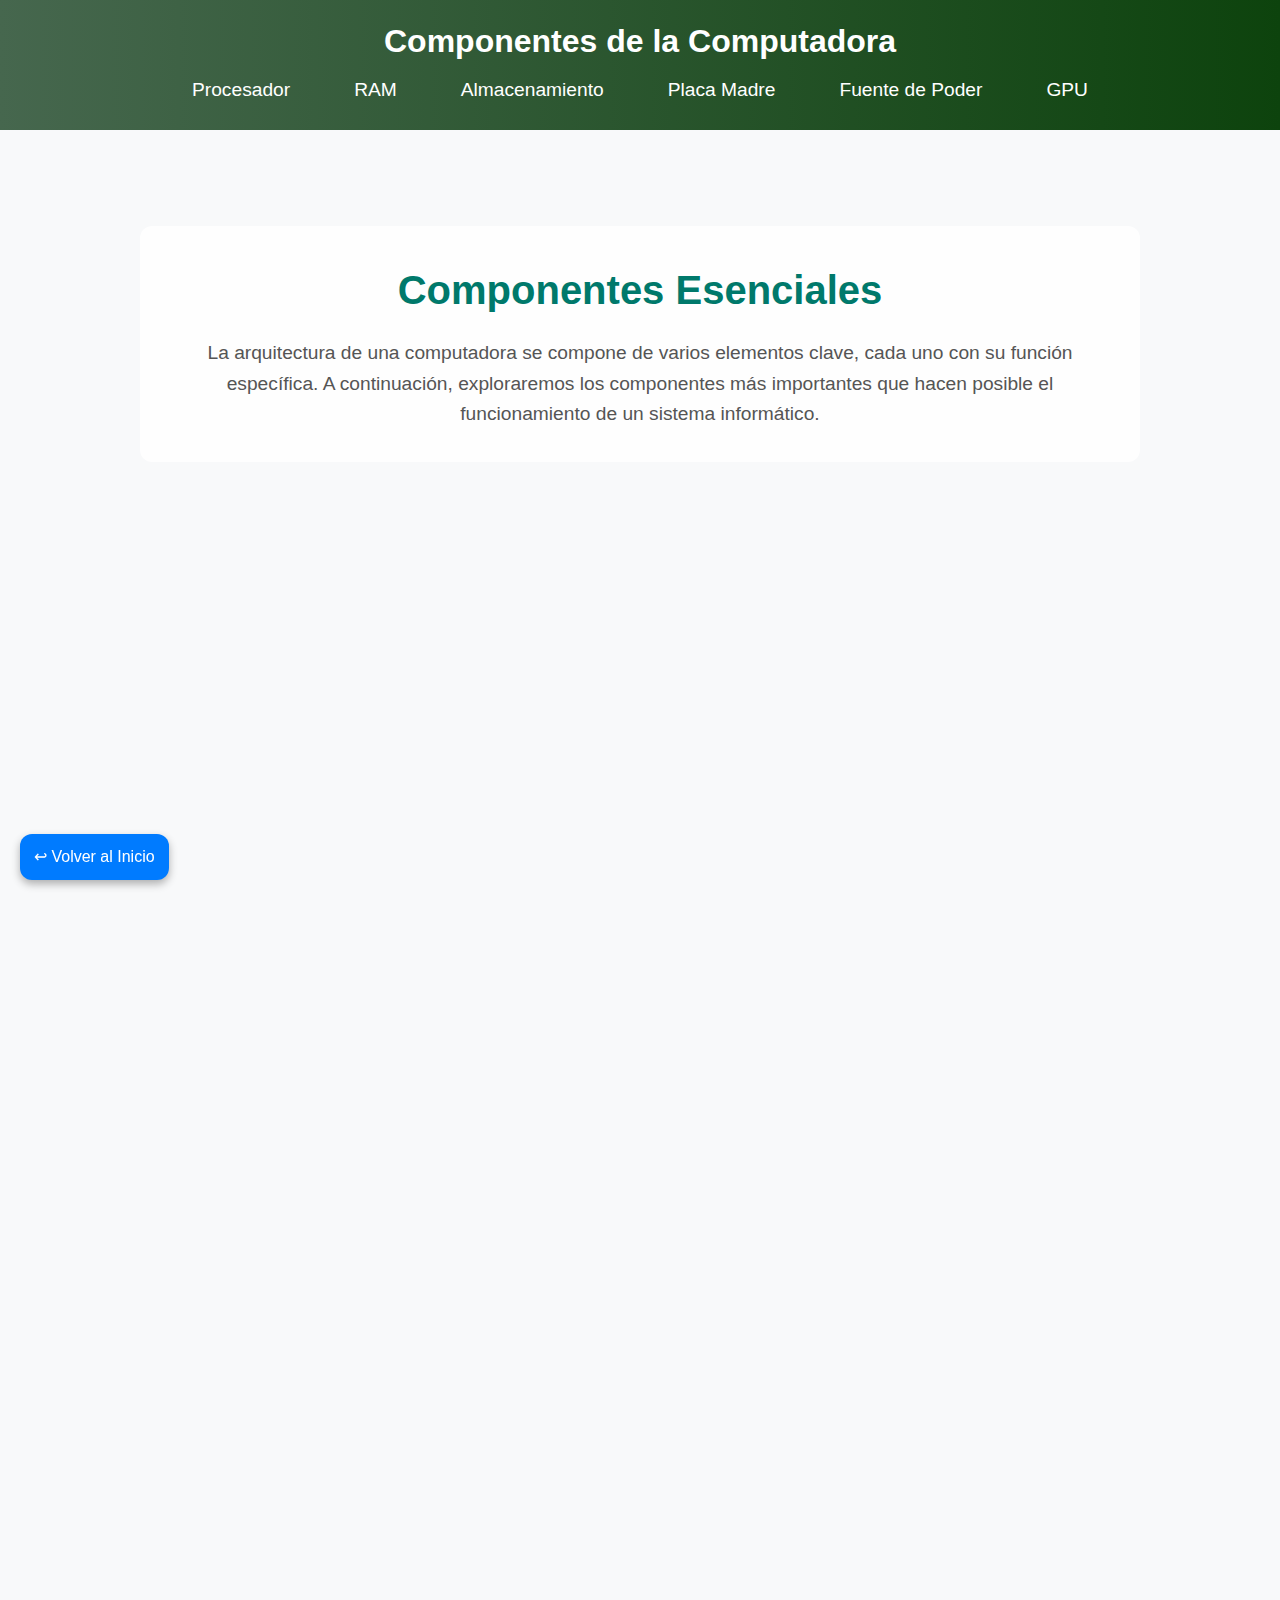
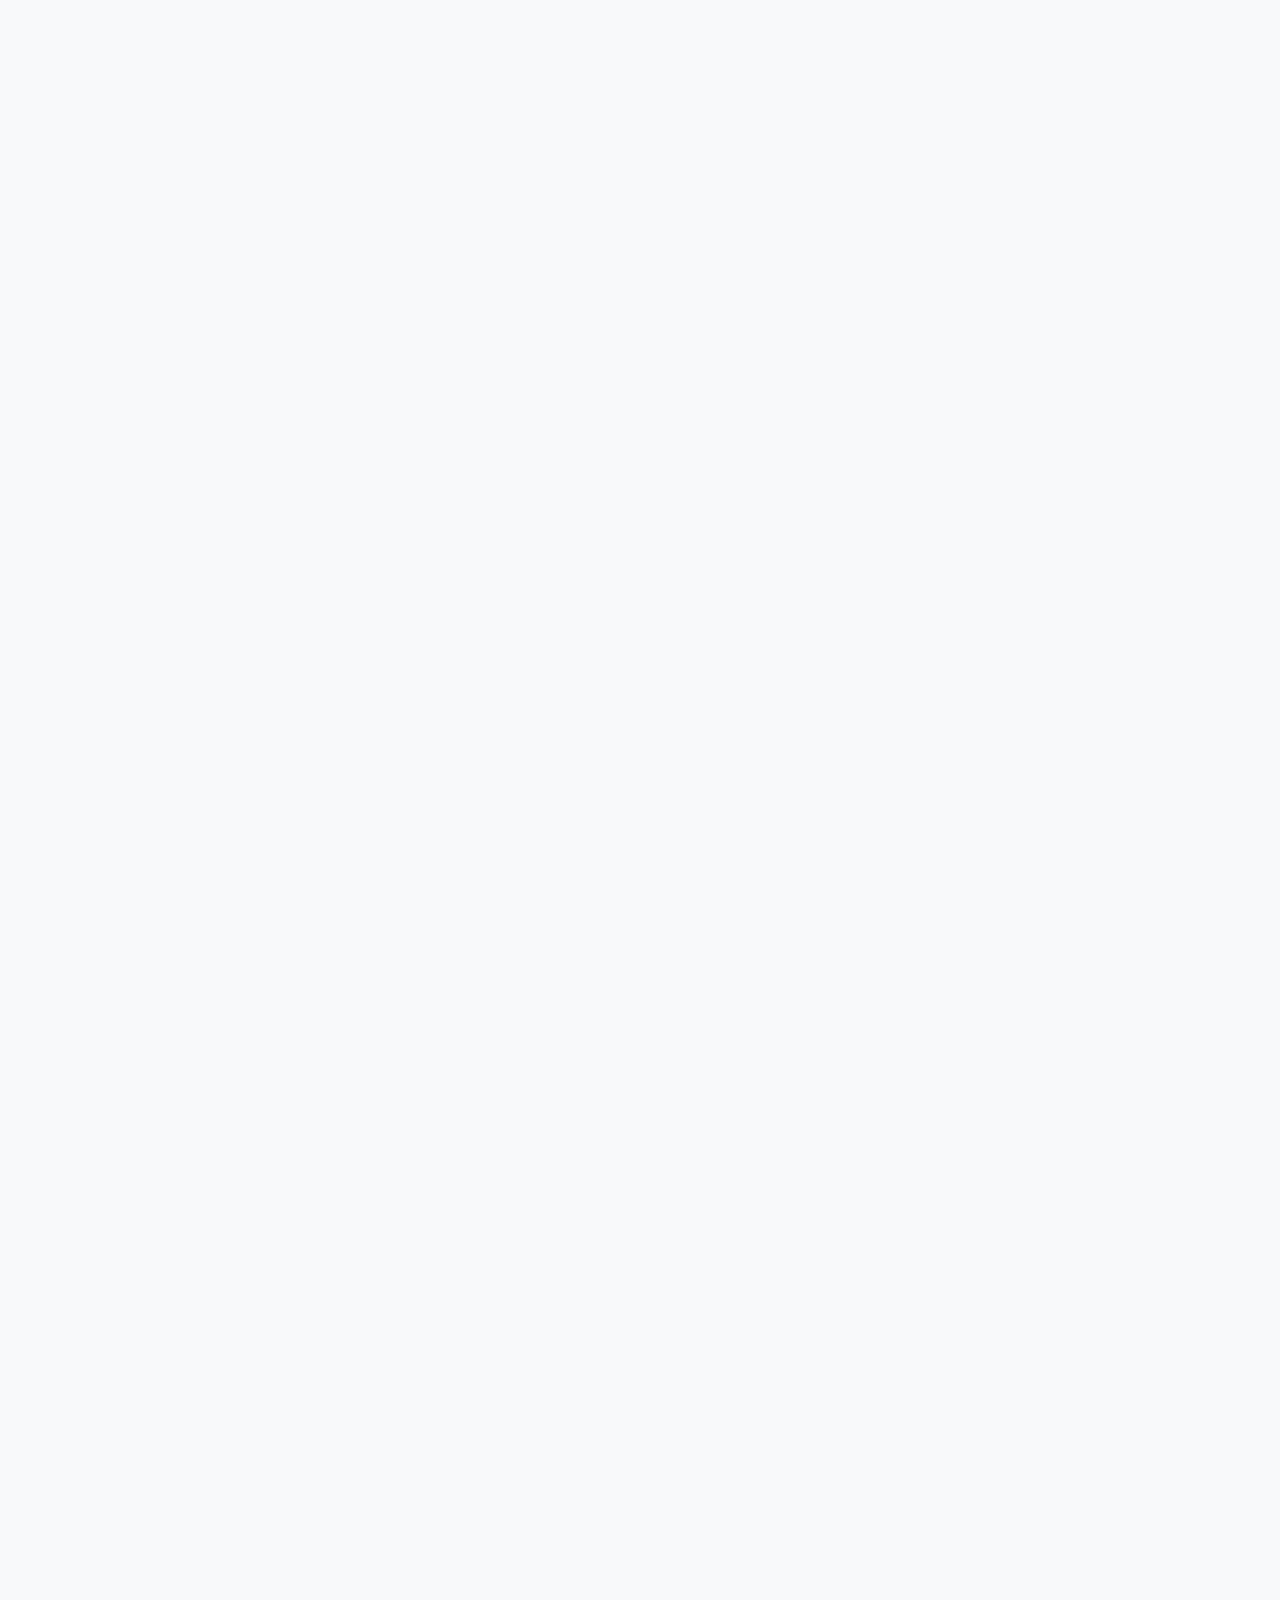
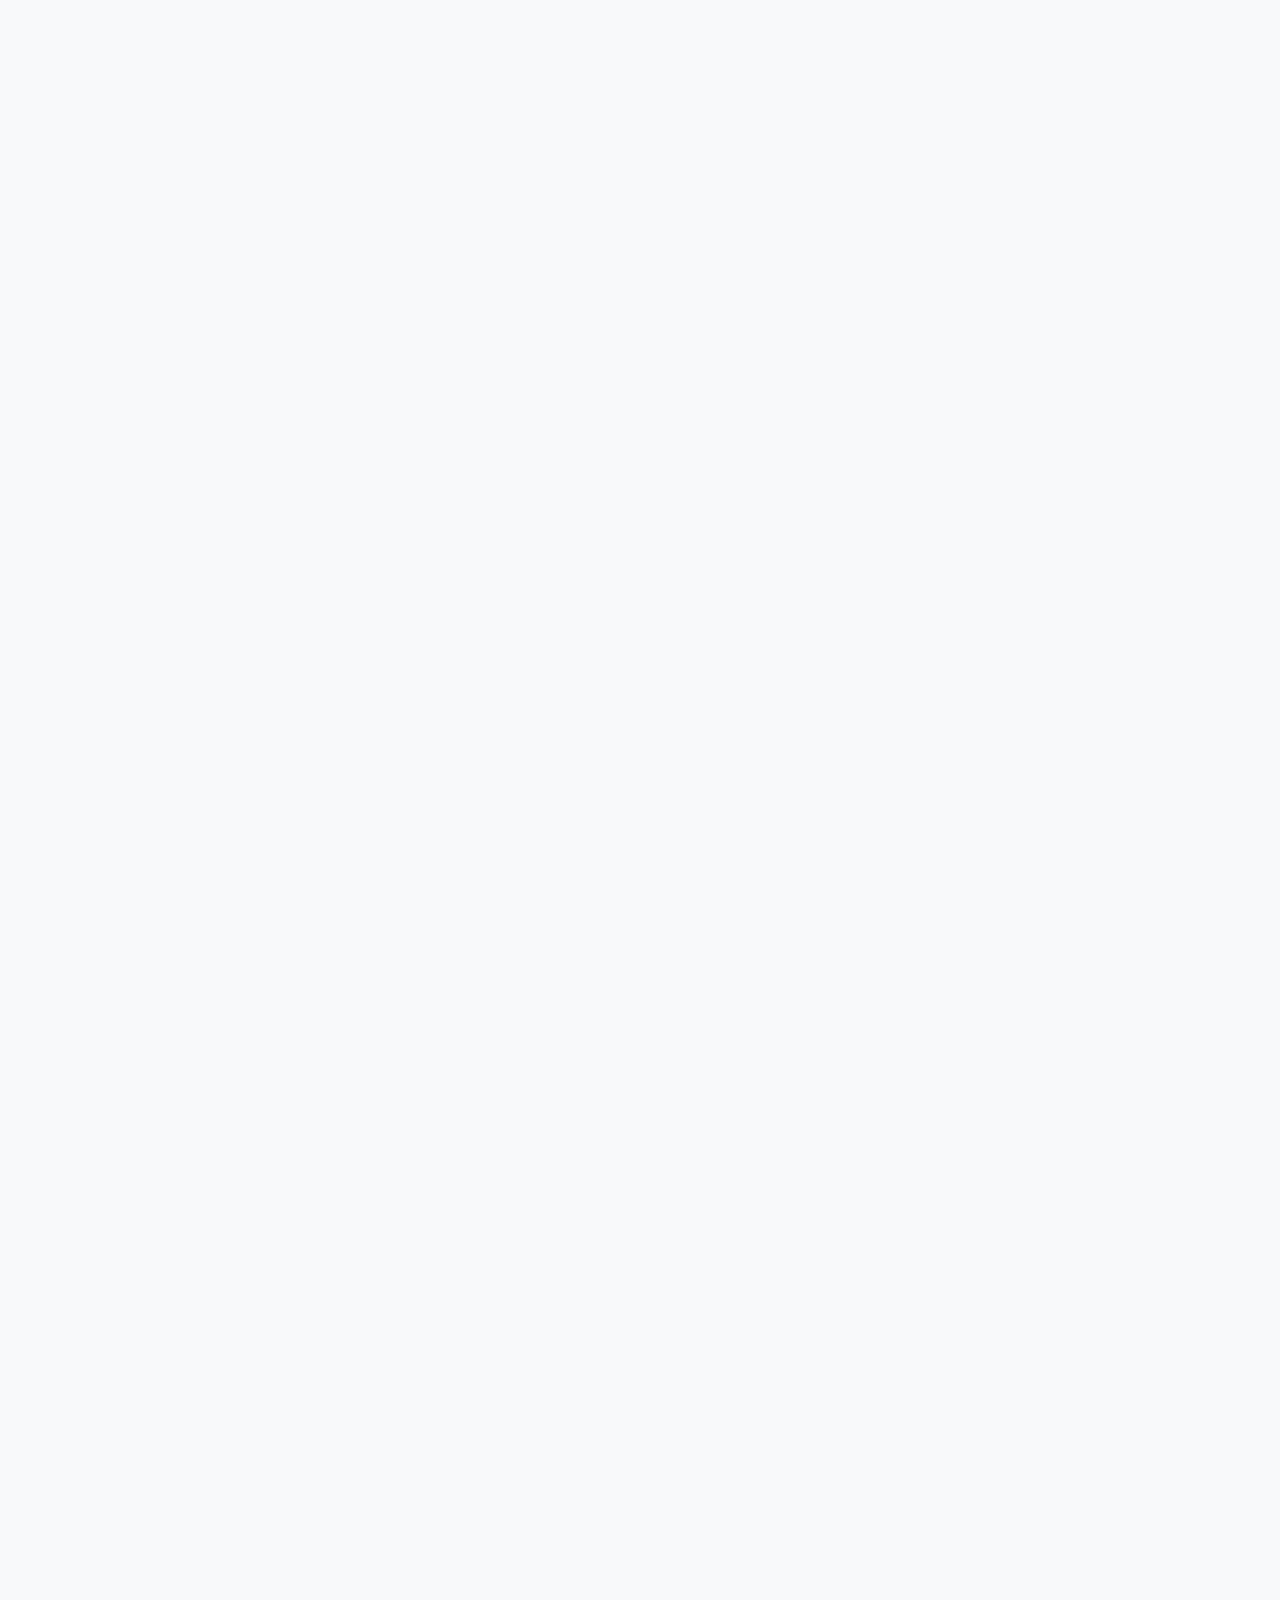
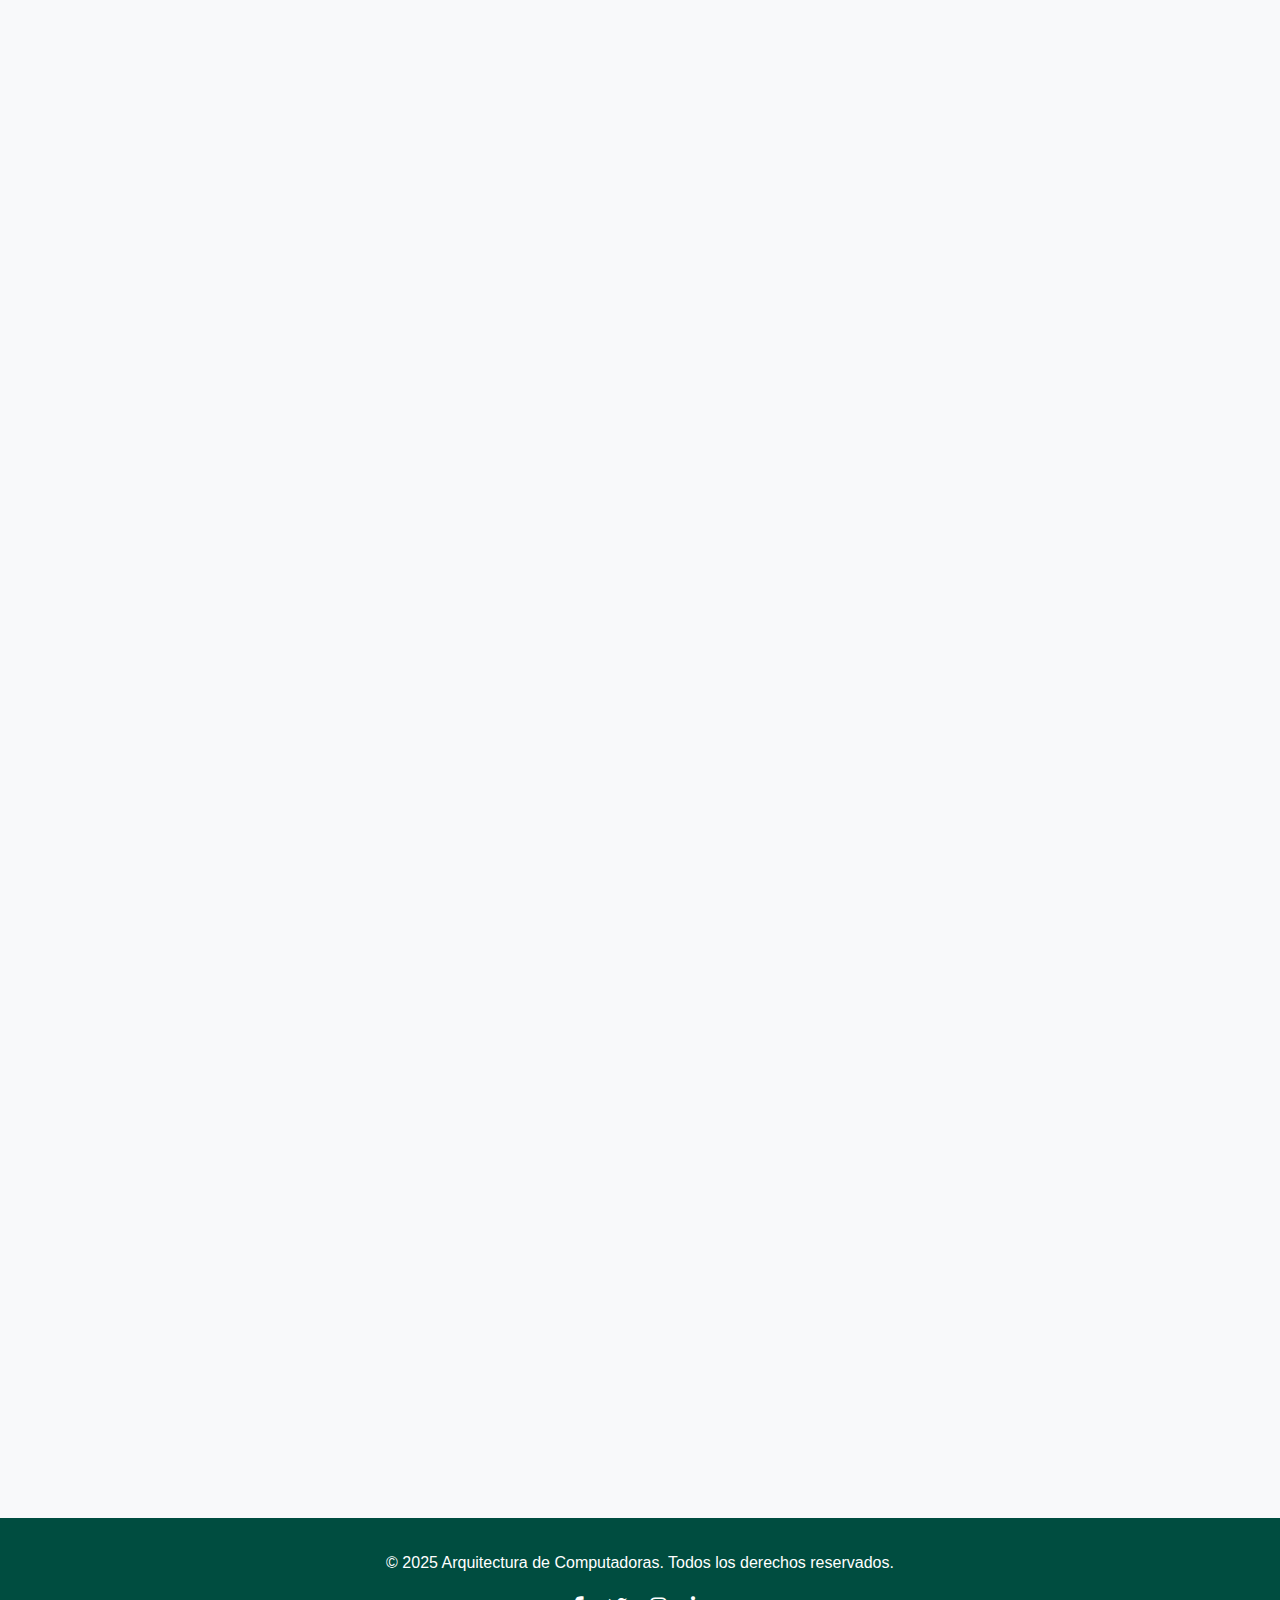
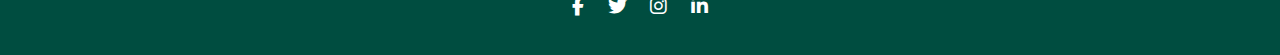
<file: componentes.html>
<!DOCTYPE html>
<html lang="es">
    <head>
        <meta charset="UTF-8">
        <meta name="viewport" content="width=device-width, initial-scale=1.0">
        <title>Componentes de la Computadora</title>
        <link rel="stylesheet" href="css/base.css">
        <link rel="stylesheet" href="css/componentes.css">
        <link rel="stylesheet" href="css/animations.css">
        <link rel="stylesheet" href="css/responsive.css">
        <link rel="stylesheet" href="css/components.css">
        <link rel="stylesheet" href="https://cdnjs.cloudflare.com/ajax/libs/font-awesome/6.5.0/css/all.min.css">
    </head>
    <body>
        <header>
            <div class="container">
                <h1 class="logo">Componentes de la Computadora</h1>
                <nav class="main-nav">
                    <ul>
                        <li><a href="#procesador">Procesador</a></li>
                        <li><a href="#ram">RAM</a></li>
                        <li><a href="#almacenamiento">Almacenamiento</a></li>
                        <li><a href="#placa-madre">Placa Madre</a></li>
                        <li><a href="#fuente-poder">Fuente de Poder</a></li>
                        <li><a href="#GPU">GPU</a></li>
                    </ul>
            </nav>
        </header>

    <main>
        <section class="intro">
            <div class="intro-container">
                <h2>Componentes Esenciales</h2>
                <p>La arquitectura de una computadora se compone de varios elementos clave, cada uno con su función específica. A continuación, exploraremos los componentes más importantes que hacen posible el funcionamiento de un sistema informático.</p>
            </div>
        </section>

        <section class="articulos">
            <article id="procesador" class="componente">
                <img src="img/procesador.png" alt="Procesador" class="imagen-componente">
                <div class="contenido">
                    <h2>Procesador (CPU)</h2>
                    <p>La Unidad Central de Procesamiento (CPU) es el cerebro de la computadora. Se encarga de ejecutar instrucciones, realizar cálculos matemáticos, lógicos y controlar el flujo de datos dentro del sistema. Toda operación que realiza una computadora pasa, de una forma u otra, por la CPU.</p>
                    <p>Las CPU modernas están compuestas por varios núcleos (cores), lo que permite ejecutar múltiples tareas al mismo tiempo (procesamiento paralelo). También integran una memoria caché, que actúa como una memoria intermedia ultra rápida entre la CPU y la RAM.</p>
                    <p>La velocidad de procesamiento se mide en Hertz (Hz), generalmente en gigahertz (GHz). Cuanto mayor sea esta frecuencia, más operaciones puede realizar por segundo. Sin embargo, el rendimiento también depende de otros factores como la arquitectura del procesador, la cantidad de núcleos, hilos (threads) y el consumo energético.</p>
                    <p>Actualmente, las principales marcas en el mercado son Intel y AMD. Intel es conocido por su eficiencia energética y rendimiento en tareas de un solo hilo, mientras que AMD ha ganado terreno por ofrecer más núcleos a un precio competitivo, especialmente en su línea Ryzen.</p>
                    <p>Existen diferentes tipos de CPU según su uso: de escritorio, portátiles, servidores, y embebidas en dispositivos como teléfonos móviles o electrodomésticos inteligentes.</p>
                </div>
            </article>

            <article id="ram" class="componente">
                <img src="img/ram.png" alt="Memoria RAM" class="imagen-componente">
                <div class="contenido">
                    <h2>Memoria RAM</h2>
                    <p>La memoria RAM (Random Memory Access) es un tipo de memoria volátil que almacena temporalmente los datos que el procesador necesita acceder de forma inmediata. Su función principal es acelerar el funcionamiento del sistema permitiendo que los programas y procesos activos trabajen sin depender constantemente del disco duro o la unidad de almacenamiento, que son más lentos.</p>
                    <p>La capacidad de la RAM se mide en gigabytes (GB). Cuanta más memoria RAM tenga una computadora, mayor será su capacidad para manejar múltiples tareas al mismo tiempo, como tener varios programas abiertos, navegar con muchas pestañas o ejecutar aplicaciones pesadas como videojuegos o software de diseño. Sin suficiente RAM, el sistema puede volverse lento o inestable.</p>
                    <p>Una característica importante de la RAM es que su contenido se borra automáticamente cuando se apaga la computadora. Esto se debe a que no está diseñada para guardar datos de manera permanente, sino para proporcionar acceso rápido a la información mientras el sistema está en funcionamiento. Es decir, no almacena archivos como documentos o fotos, sino datos temporales relacionados con las acciones que se están realizando en ese momento.</p>
                    <p>Además de la cantidad de RAM, también influye su velocidad, que se mide en megahertz (MHz). Una RAM más rápida puede mejorar el tiempo de respuesta del sistema. Existen distintos tipos, como DDR3, DDR4 y DDR5, siendo cada generación más eficiente y veloz que la anterior. La compatibilidad depende del tipo de placa base y del procesador.</p>
                </div>
            </article>

            <article id="almacenamiento" class="componente">
                <img src="img/almacenamiento.png" alt="Almacenamiento" class="imagen-componente">
                <div class="contenido">
                    <h2>Almacenamiento (HDD/SSD)</h2>
                    <p>Los dispositivos de almacenamiento, como los discos duros (HDD) y las unidades de estado sólido (SSD), son componentes esenciales de una computadora. Su función principal es guardar de forma permanente todos los datos del sistema, incluyendo el sistema operativo, las aplicaciones instaladas y los archivos personales del usuario. A diferencia de la memoria RAM, los datos almacenados aquí no se pierden cuando se apaga el equipo.</p>
                    <p>Los discos duros tradicionales (HDD) utilizan componentes mecánicos con platos giratorios y cabezales de lectura/escritura magnéticos. Aunque ofrecen una gran capacidad de almacenamiento a un precio accesible, son más lentos y más susceptibles a daños por golpes o movimientos bruscos.</p>
                    <p>Por otro lado, las unidades de estado sólido (SSD) no tienen partes móviles. Funcionan con memoria flash, lo que las hace mucho más rápidas, silenciosas, resistentes y eficientes energéticamente. Un SSD puede mejorar significativamente el rendimiento general del sistema, acortando los tiempos de arranque, carga de programas y transferencia de archivos.</p>
                    <p>El almacenamiento puede clasificarse en dos tipos: interno y externo. El almacenamiento interno es el que se encuentra instalado dentro del equipo, como los HDD o SSD integrados. El almacenamiento externo incluye dispositivos portátiles como discos duros externos, memorias USB (pendrives), tarjetas SD, e incluso medios ópticos como CD, DVD o Blu-Ray, aunque estos últimos han caído en desuso.</p>
                    <p>Las capacidades de almacenamiento se miden en gigabytes (GB) o terabytes (TB), y su elección depende del tipo de uso que se le dará al equipo. Por ejemplo, para tareas básicas, 256 GB de SSD pueden ser suficientes, mientras que para edición de video o almacenamiento masivo, puede ser necesario contar con 1 TB o más.</p>
                    <p>Además, es común combinar un SSD para el sistema operativo y las aplicaciones principales, con un HDD de gran capacidad para guardar archivos pesados, logrando así un equilibrio entre velocidad y espacio.</p>
                </div>
            </article>

            <article id="placa-madre" class="componente">
                <img src="img/placa-madre.png" alt="Placa Madre" class="imagen-componente">
                <div class="contenido">
                    <h2>Placa Madre</h2>
                    <p>La placa base o motherboard es el componente central de cualquier computadora. Es una placa de circuito impreso que conecta y comunica a todos los demás componentes del sistema, como el procesador (CPU), la memoria RAM, el almacenamiento, la tarjeta gráfica (GPU) y los periféricos. Es, literalmente, la base sobre la que se construye toda la arquitectura del equipo.</p>
                    <p>Existen conexiones directas a través de ranuras y sockets —por ejemplo, el zócalo para la CPU o las ranuras DIMM para la RAM— y conexiones indirectas a través de puertos como USB, HDMI, SATA, entre otros. También incorpora buses y circuitos que permiten el intercambio de datos entre los distintos dispositivos de forma ordenada y eficiente.</p>
                    <p>Además, la placa base cuenta con un software de bajo nivel llamado BIOS (o su versión moderna, UEFI), que es responsable de realizar una serie de pruebas al encender la computadora (conocidas como POST) y de iniciar el sistema operativo. Esta interfaz también permite configurar parámetros esenciales del hardware, como la velocidad de los ventiladores, el orden de arranque o la frecuencia de la memoria.</p>
                    <p>Otro aspecto importante es el chipset, un conjunto de chips integrados en la motherboard que regulan cómo interactúan el procesador, la memoria y los dispositivos de entrada y salida. Según el chipset, una placa base puede ofrecer más o menos funciones, puertos, capacidad de expansión y compatibilidad con diferentes generaciones de hardware.</p>
                    <p>En resumen, la placa base no solo es una estructura física de conexión, sino también el centro de coordinación de todos los procesos internos de una computadora. Elegir una buena placa base es fundamental para garantizar la compatibilidad, el rendimiento y la posibilidad de futuras actualizaciones del sistema.</p>
                </div>
            </article>

            <article id="fuente-poder" class="componente">
                <img src="img/psu.png" alt="Fuente de Poder" class="imagen-componente">
                <div class="contenido">
                    <h2>Fuente de Poder</h2>
                    <p>La fuente de poder, también conocida como PSU (Power Supply Unit), es un componente esencial que permite el funcionamiento de todos los demás elementos del sistema. Su principal función es convertir la corriente alterna (AC) proveniente de la red eléctrica en corriente continua (DC), que es la forma de energía que utilizan los componentes internos del ordenador, como la placa base, la CPU, la GPU, los discos duros y los ventiladores.</p>
                    <p>Además de esta conversión, la PSU también se encarga de distribuir la energía de manera estable y segura. Está diseñada para proporcionar distintos voltajes —como 3.3V, 5V y 12V— según las necesidades específicas de cada componente, evitando fluctuaciones que puedan causar daños. Por eso, una fuente de alimentación de buena calidad es clave para garantizar la durabilidad y estabilidad del sistema.</p>
                    <p>En las computadoras de escritorio, la fuente de poder es un componente interno, generalmente montado en la parte trasera del gabinete. En cambio, en los ordenadores portátiles, este elemento se encuentra en el cargador externo, que cumple la misma función de transformar la corriente y alimentar el dispositivo de manera segura.</p>
                    <p>Existen diferentes tipos de fuentes de poder, y su capacidad se mide en vatios (W). Elegir una fuente con suficiente potencia es crucial para asegurar que todos los componentes funcionen correctamente, especialmente en equipos con tarjetas gráficas dedicadas o múltiples unidades de almacenamiento. Además, algunas fuentes modernas incluyen certificaciones de eficiencia energética (como 80 PLUS) que garantizan un menor consumo eléctrico y mejor disipación de calor.</p>
                </div>
            </article>

            <article id="GPU" class="componente">
                <img src="img/gpu.png" alt="GPU" class="imagen-componente">
                <div class="contenido">
                    <h2>GPU</h2>
                    <p>La unidad de procesamiento gráfico, conocida como GPU (Graphics Processing Unit), o simplemente tarjeta gráfica, es un componente especializado en el procesamiento de imágenes, gráficos y video. Su función principal es generar y renderizar todo lo que se muestra en el monitor, desde interfaces simples hasta videojuegos complejos, animaciones 3D o ediciones de video.</p>
                    <p>La GPU se conecta a la placa base, ya sea de forma integrada o como una tarjeta dedicada en una ranura PCI Express. Las tarjetas gráficas dedicadas suelen tener su propia memoria (VRAM), lo que permite un rendimiento superior, especialmente en tareas que requieren mucha capacidad gráfica, como diseño, juegos o modelado 3D.</p>
                    <p>Para que la computadora pueda utilizar correctamente la tarjeta gráfica, es necesario instalar un software conocido como driver, el cual le indica al sistema cómo comunicarse con la GPU. Estos controladores permiten ajustar distintos aspectos como la resolución, el color, la velocidad de actualización de pantalla y otras configuraciones visuales.</p>
                    <p>Además, la GPU descarga trabajo del procesador principal (CPU), lo que mejora el rendimiento general del sistema. En tareas específicas como la aceleración por hardware para videos o en aplicaciones de inteligencia artificial, la tarjeta gráfica también puede aportar procesamiento paralelo eficiente.</p>
                    <p>Existen dos grandes fabricantes de GPU: NVIDIA y AMD, cada uno con diferentes gamas de productos según el uso. Desde modelos básicos para tareas cotidianas, hasta tarjetas de alto rendimiento para profesionales y gamers.</p>
                </div>
            </article>
        </section>
    </main>

    <a href="index.html" class="back-button">&#8617; Volver al Inicio</a>
    
    <footer class="footer" id="contacto">
        <div class="footer-container">
            <p class="footer-text">&copy; 2025 Arquitectura de Computadoras. Todos los derechos reservados.</p>
            <div class="footer-icons">
                <a href="#" aria-label="Facebook"><i class="fab fa-facebook-f"></i></a>
                <a href="#" aria-label="Twitter"><i class="fab fa-twitter"></i></a>
                <a href="#" aria-label="Instagram"><i class="fab fa-instagram"></i></a>
                <a href="#" aria-label="LinkedIn"><i class="fab fa-linkedin-in"></i></a>
            </div>
        </div>
    </footer>

        <button id="btnSubir" aria-label="Volver arriba">
            <i class="fas fa-chevron-up"></i>
        </button>

        <script src="js/components.js"></script>
    </body>
</html>
</file>
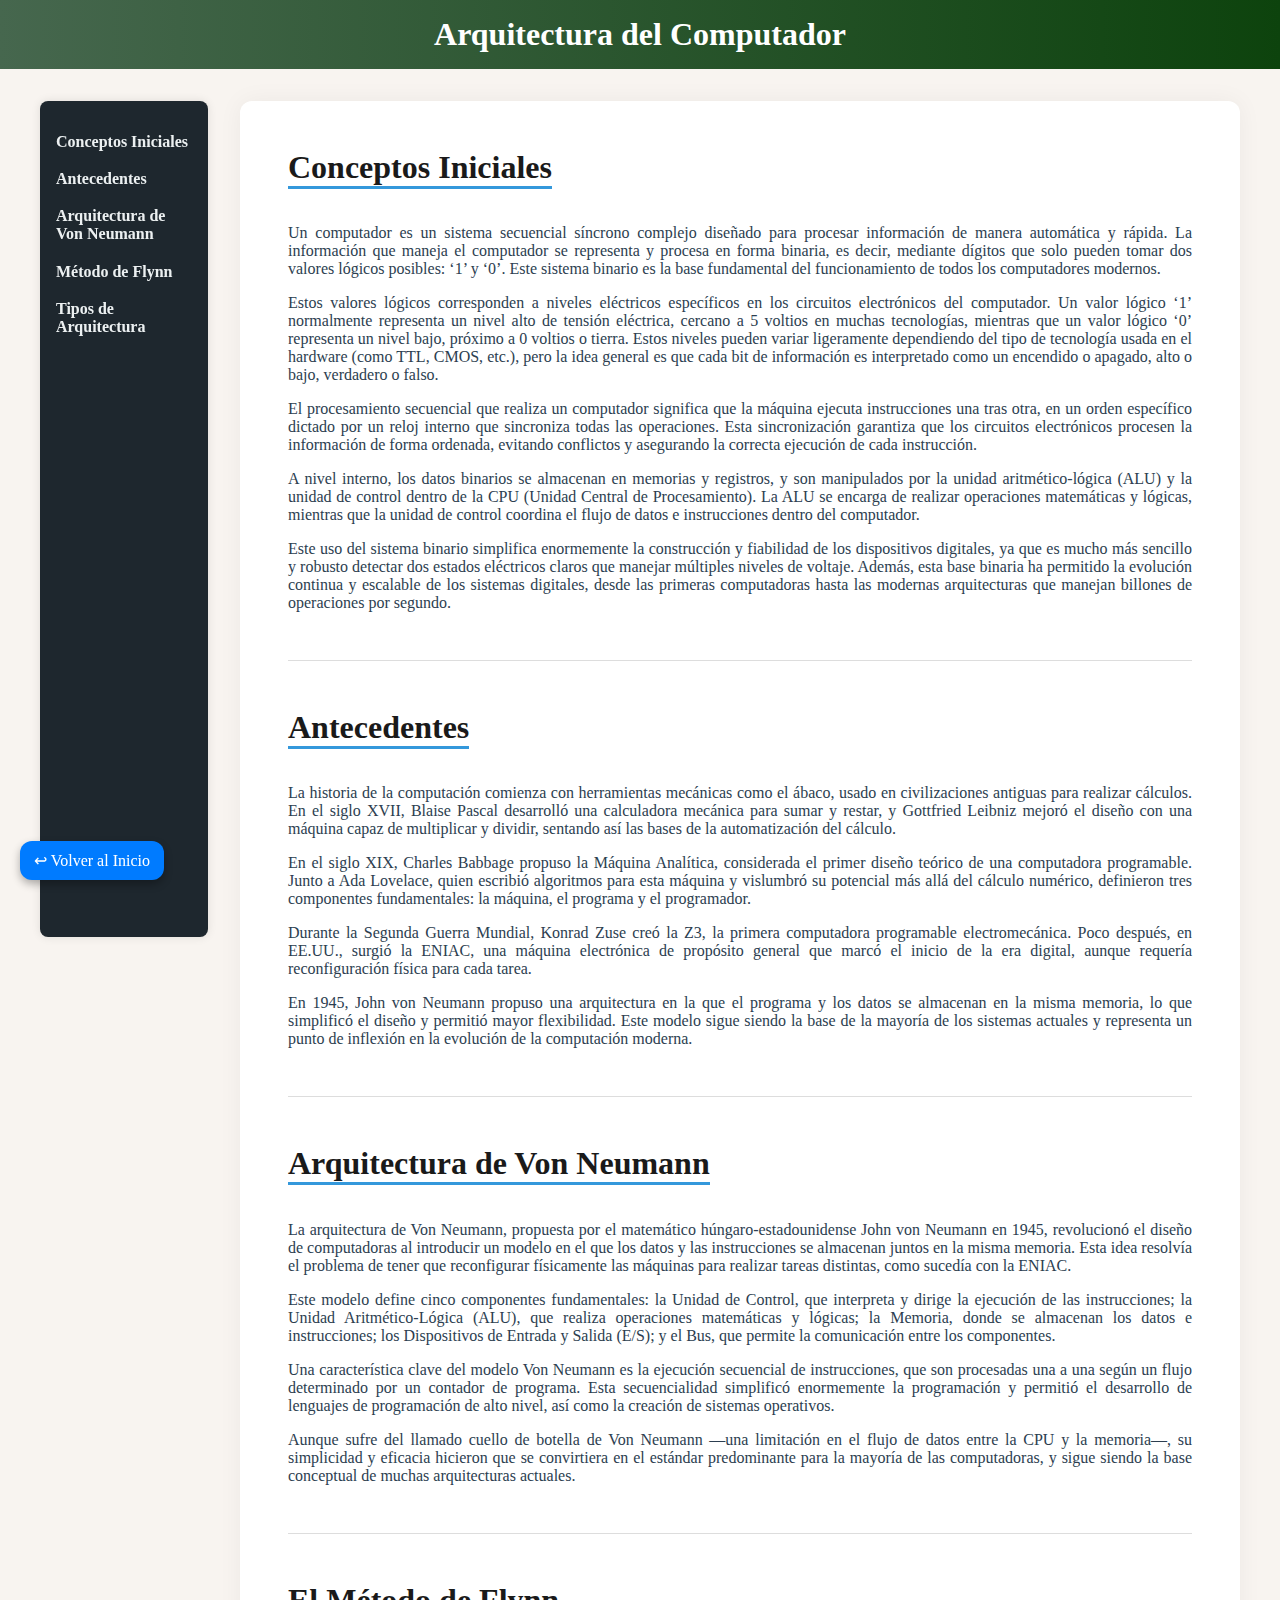
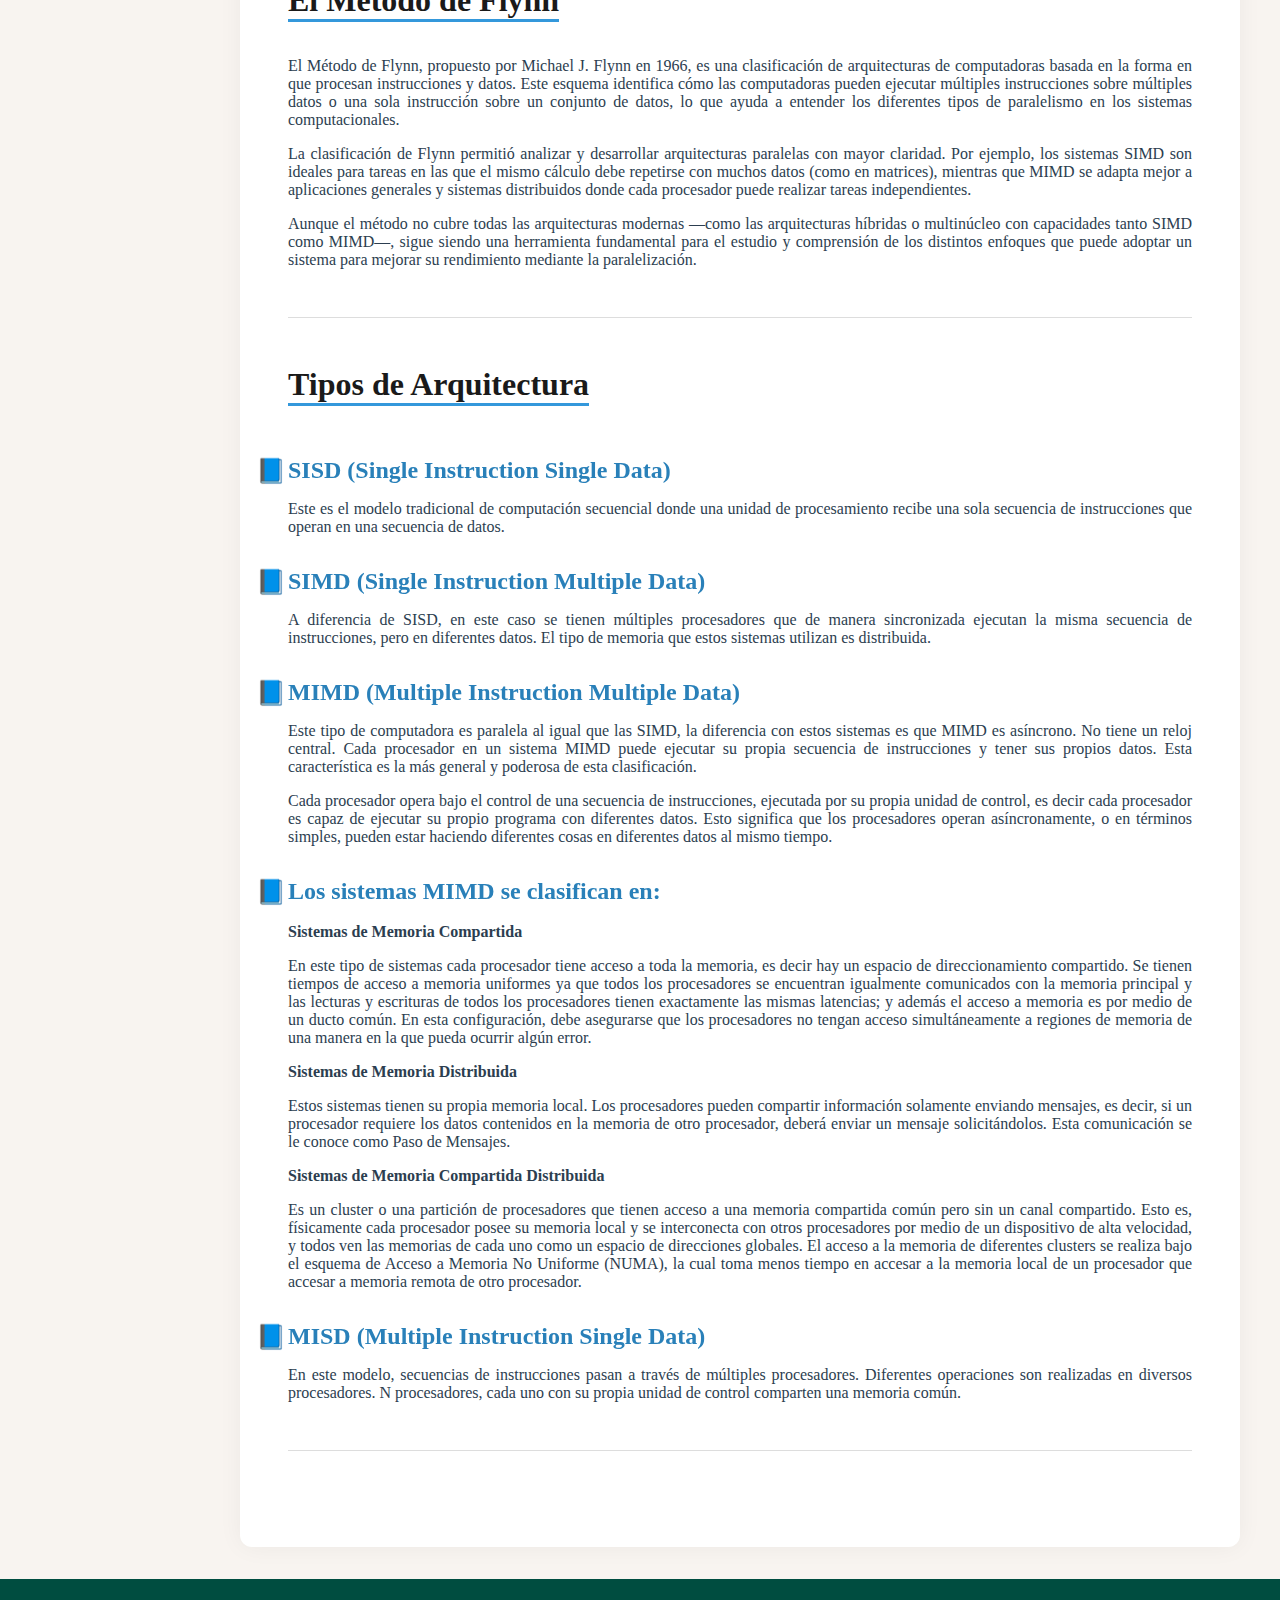
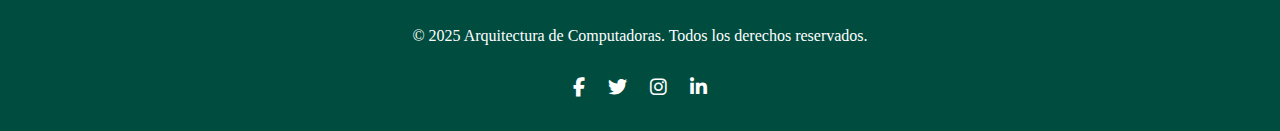
<file: JuanPabloAnaya/arquitectura.html>
<!DOCTYPE html>
<html lang="es">
    <head>
        <meta charset="UTF-8">
        <meta name="viewport" content="width=device-width, initial-scale=1.0">
        <title>Componentes de la Computadora</title>
        <link rel="stylesheet" href="css/arquitectura.css">
        <link rel="stylesheet" href="css/animations.css">
        <link rel="stylesheet" href="css/responsive.css">
        <link rel="stylesheet" href="css/components.css">
        <link rel="stylesheet" href="https://cdnjs.cloudflare.com/ajax/libs/font-awesome/6.5.0/css/all.min.css">
    </head>
    <body>
        <header>
            <div class="container">
                <h1 class="logo">Arquitectura del Computador</h1>
        </header>
        
        <div class="main-layout">
            <aside class="sidebar">
                <nav>
                    <ul>
                        <li><a href="#conceptos">Conceptos Iniciales</a></li>
                        <li><a href="#antecedentes">Antecedentes</a></li>
                        <li><a href="#von-neumann">Arquitectura de Von Neumann</a></li>
                        <li><a href="#flynn">Método de Flynn</a></li>
                        <li><a href="#tipos">Tipos de Arquitectura</a></li>
                    </ul>
                </nav>
            </aside>
            <main class="blog-content">
                <article id="conceptos">
                <h2>Conceptos Iniciales</h2>
                <p>Un computador es un sistema secuencial síncrono complejo diseñado para procesar información de manera automática y rápida. La información que maneja el computador se representa y procesa en forma binaria, es decir, mediante dígitos que solo pueden tomar dos valores lógicos posibles: ‘1’ y ‘0’. Este sistema binario es la base fundamental del funcionamiento de todos los computadores modernos.</p>
                <p>Estos valores lógicos corresponden a niveles eléctricos específicos en los circuitos electrónicos del computador. Un valor lógico ‘1’ normalmente representa un nivel alto de tensión eléctrica, cercano a 5 voltios en muchas tecnologías, mientras que un valor lógico ‘0’ representa un nivel bajo, próximo a 0 voltios o tierra. Estos niveles pueden variar ligeramente dependiendo del tipo de tecnología usada en el hardware (como TTL, CMOS, etc.), pero la idea general es que cada bit de información es interpretado como un encendido o apagado, alto o bajo, verdadero o falso.</p>
                <p>El procesamiento secuencial que realiza un computador significa que la máquina ejecuta instrucciones una tras otra, en un orden específico dictado por un reloj interno que sincroniza todas las operaciones. Esta sincronización garantiza que los circuitos electrónicos procesen la información de forma ordenada, evitando conflictos y asegurando la correcta ejecución de cada instrucción.</p>
                <p>A nivel interno, los datos binarios se almacenan en memorias y registros, y son manipulados por la unidad aritmético-lógica (ALU) y la unidad de control dentro de la CPU (Unidad Central de Procesamiento). La ALU se encarga de realizar operaciones matemáticas y lógicas, mientras que la unidad de control coordina el flujo de datos e instrucciones dentro del computador.</p>
                <p>Este uso del sistema binario simplifica enormemente la construcción y fiabilidad de los dispositivos digitales, ya que es mucho más sencillo y robusto detectar dos estados eléctricos claros que manejar múltiples niveles de voltaje. Además, esta base binaria ha permitido la evolución continua y escalable de los sistemas digitales, desde las primeras computadoras hasta las modernas arquitecturas que manejan billones de operaciones por segundo.</p>
                </article>

                <article id="antecedentes">
                <h2>Antecedentes</h2>
                <p>La historia de la computación comienza con herramientas mecánicas como el ábaco, usado en civilizaciones antiguas para realizar cálculos. En el siglo XVII, Blaise Pascal desarrolló una calculadora mecánica para sumar y restar, y Gottfried Leibniz mejoró el diseño con una máquina capaz de multiplicar y dividir, sentando así las bases de la automatización del cálculo.</p>
                <p>En el siglo XIX, Charles Babbage propuso la Máquina Analítica, considerada el primer diseño teórico de una computadora programable. Junto a Ada Lovelace, quien escribió algoritmos para esta máquina y vislumbró su potencial más allá del cálculo numérico, definieron tres componentes fundamentales: la máquina, el programa y el programador.</p>
                <p>Durante la Segunda Guerra Mundial, Konrad Zuse creó la Z3, la primera computadora programable electromecánica. Poco después, en EE.UU., surgió la ENIAC, una máquina electrónica de propósito general que marcó el inicio de la era digital, aunque requería reconfiguración física para cada tarea.</p>
                <p>En 1945, John von Neumann propuso una arquitectura en la que el programa y los datos se almacenan en la misma memoria, lo que simplificó el diseño y permitió mayor flexibilidad. Este modelo sigue siendo la base de la mayoría de los sistemas actuales y representa un punto de inflexión en la evolución de la computación moderna.</p>
                </article>

                <article id="von-neumann">
                <h2>Arquitectura de Von Neumann</h2>
                <p>La arquitectura de Von Neumann, propuesta por el matemático húngaro-estadounidense John von Neumann en 1945, revolucionó el diseño de computadoras al introducir un modelo en el que los datos y las instrucciones se almacenan juntos en la misma memoria. Esta idea resolvía el problema de tener que reconfigurar físicamente las máquinas para realizar tareas distintas, como sucedía con la ENIAC.</p>
                <p>Este modelo define cinco componentes fundamentales: la Unidad de Control, que interpreta y dirige la ejecución de las instrucciones; la Unidad Aritmético-Lógica (ALU), que realiza operaciones matemáticas y lógicas; la Memoria, donde se almacenan los datos e instrucciones; los Dispositivos de Entrada y Salida (E/S); y el Bus, que permite la comunicación entre los componentes.</p>
                <p>Una característica clave del modelo Von Neumann es la ejecución secuencial de instrucciones, que son procesadas una a una según un flujo determinado por un contador de programa. Esta secuencialidad simplificó enormemente la programación y permitió el desarrollo de lenguajes de programación de alto nivel, así como la creación de sistemas operativos.</p>
                <p>Aunque sufre del llamado cuello de botella de Von Neumann —una limitación en el flujo de datos entre la CPU y la memoria—, su simplicidad y eficacia hicieron que se convirtiera en el estándar predominante para la mayoría de las computadoras, y sigue siendo la base conceptual de muchas arquitecturas actuales.</p>
                </article>

                <article id="flynn">
                <h2>El Método de Flynn</h2>
                <p>El Método de Flynn, propuesto por Michael J. Flynn en 1966, es una clasificación de arquitecturas de computadoras basada en la forma en que procesan instrucciones y datos. Este esquema identifica cómo las computadoras pueden ejecutar múltiples instrucciones sobre múltiples datos o una sola instrucción sobre un conjunto de datos, lo que ayuda a entender los diferentes tipos de paralelismo en los sistemas computacionales.
                <p>La clasificación de Flynn permitió analizar y desarrollar arquitecturas paralelas con mayor claridad. Por ejemplo, los sistemas SIMD son ideales para tareas en las que el mismo cálculo debe repetirse con muchos datos (como en matrices), mientras que MIMD se adapta mejor a aplicaciones generales y sistemas distribuidos donde cada procesador puede realizar tareas independientes.</p>
                <p>Aunque el método no cubre todas las arquitecturas modernas —como las arquitecturas híbridas o multinúcleo con capacidades tanto SIMD como MIMD—, sigue siendo una herramienta fundamental para el estudio y comprensión de los distintos enfoques que puede adoptar un sistema para mejorar su rendimiento mediante la paralelización.</p>
                </article>

                <article id="tipos">
                <h2>Tipos de Arquitectura</h2>
                <h3>SISD (Single Instruction Single Data)</h3>
                <p>Este es el modelo tradicional de computación secuencial donde una unidad de procesamiento recibe una sola secuencia de instrucciones que operan en una secuencia de datos.</p>

                <h3>SIMD (Single Instruction Multiple Data)</h3>
                <p>A diferencia de SISD, en este caso se tienen múltiples procesadores que de manera sincronizada ejecutan la misma secuencia de instrucciones, pero en diferentes datos. El tipo de memoria que estos sistemas utilizan es distribuida.</p>

                <h3>MIMD (Multiple Instruction Multiple Data)</h3>
                <p>Este tipo de computadora es paralela al igual que las SIMD, la diferencia con estos sistemas es que MIMD es asíncrono. No tiene un reloj central. Cada procesador en un sistema MIMD puede ejecutar su propia secuencia de instrucciones y tener sus propios datos. Esta característica es la más general y poderosa de esta clasificación.</p>
                <p>Cada procesador opera bajo el control de una secuencia de instrucciones, ejecutada por su propia unidad de control, es decir cada procesador es capaz de ejecutar su propio programa con diferentes datos. Esto significa que los procesadores operan asíncronamente, o en términos simples, pueden estar haciendo diferentes cosas en diferentes datos al mismo tiempo.</p>
                
                <h3>Los sistemas MIMD se clasifican en:</h3>
                <br>
                <h4>Sistemas de Memoria Compartida</h4>
                <p>En este tipo de sistemas cada procesador tiene acceso a toda la memoria, es decir hay un espacio de direccionamiento compartido. Se tienen tiempos de acceso a memoria uniformes ya que todos los procesadores se encuentran igualmente comunicados con la memoria principal y las lecturas y escrituras de todos los procesadores tienen exactamente las mismas latencias; y además el acceso a memoria es por medio de un ducto común. En esta configuración, debe asegurarse que los procesadores no tengan acceso simultáneamente a regiones de memoria de una manera en la que pueda ocurrir algún error.</p>

                <h4>Sistemas de Memoria Distribuida</h4>
                <p>Estos sistemas tienen su propia memoria local. Los procesadores pueden compartir información solamente enviando mensajes, es decir, si un procesador requiere los datos contenidos en la memoria de otro procesador, deberá enviar un mensaje solicitándolos. Esta comunicación se le conoce como Paso de Mensajes.</p>

                <h4>Sistemas de Memoria Compartida Distribuida</h4>
                <p>Es un cluster o una partición de procesadores que tienen acceso a una memoria compartida común pero sin un canal compartido. Esto es, físicamente cada procesador posee su memoria local y se interconecta con otros procesadores por medio de un dispositivo de alta velocidad, y todos ven las memorias de cada uno como un espacio de direcciones globales. El acceso a la memoria de diferentes clusters se realiza bajo el esquema de Acceso a Memoria No Uniforme (NUMA), la cual toma menos tiempo en accesar a la memoria local de un procesador que accesar a memoria remota de otro procesador.</p>

                <h3>MISD (Multiple Instruction Single Data)</h3>
                <p>En este modelo, secuencias de instrucciones pasan a través de múltiples procesadores. Diferentes operaciones son realizadas en diversos procesadores. N procesadores, cada uno con su propia unidad de control comparten una memoria común.</p>
                </article>
            </main>
        </div>

        <a href="main.html" class="back-button">&#8617; Volver al Inicio</a>

        <footer class="footer">
            <div class="footer-container">
                <p class="footer-text">&copy; 2025 Arquitectura de Computadoras. Todos los derechos reservados.</p>
                <div class="footer-icons">
                    <a href="#" aria-label="Facebook"><i class="fab fa-facebook-f"></i></a>
                    <a href="#" aria-label="Twitter"><i class="fab fa-twitter"></i></a>
                    <a href="#" aria-label="Instagram"><i class="fab fa-instagram"></i></a>
                    <a href="#" aria-label="LinkedIn"><i class="fab fa-linkedin-in"></i></a>
                </div>
            </div>
        </footer>

        <button id="btnSubir" aria-label="Volver arriba">
            <i class="fas fa-chevron-up"></i>
        </button>

        <script src="js/components.js"></script>
    </body>
</html>
</file>
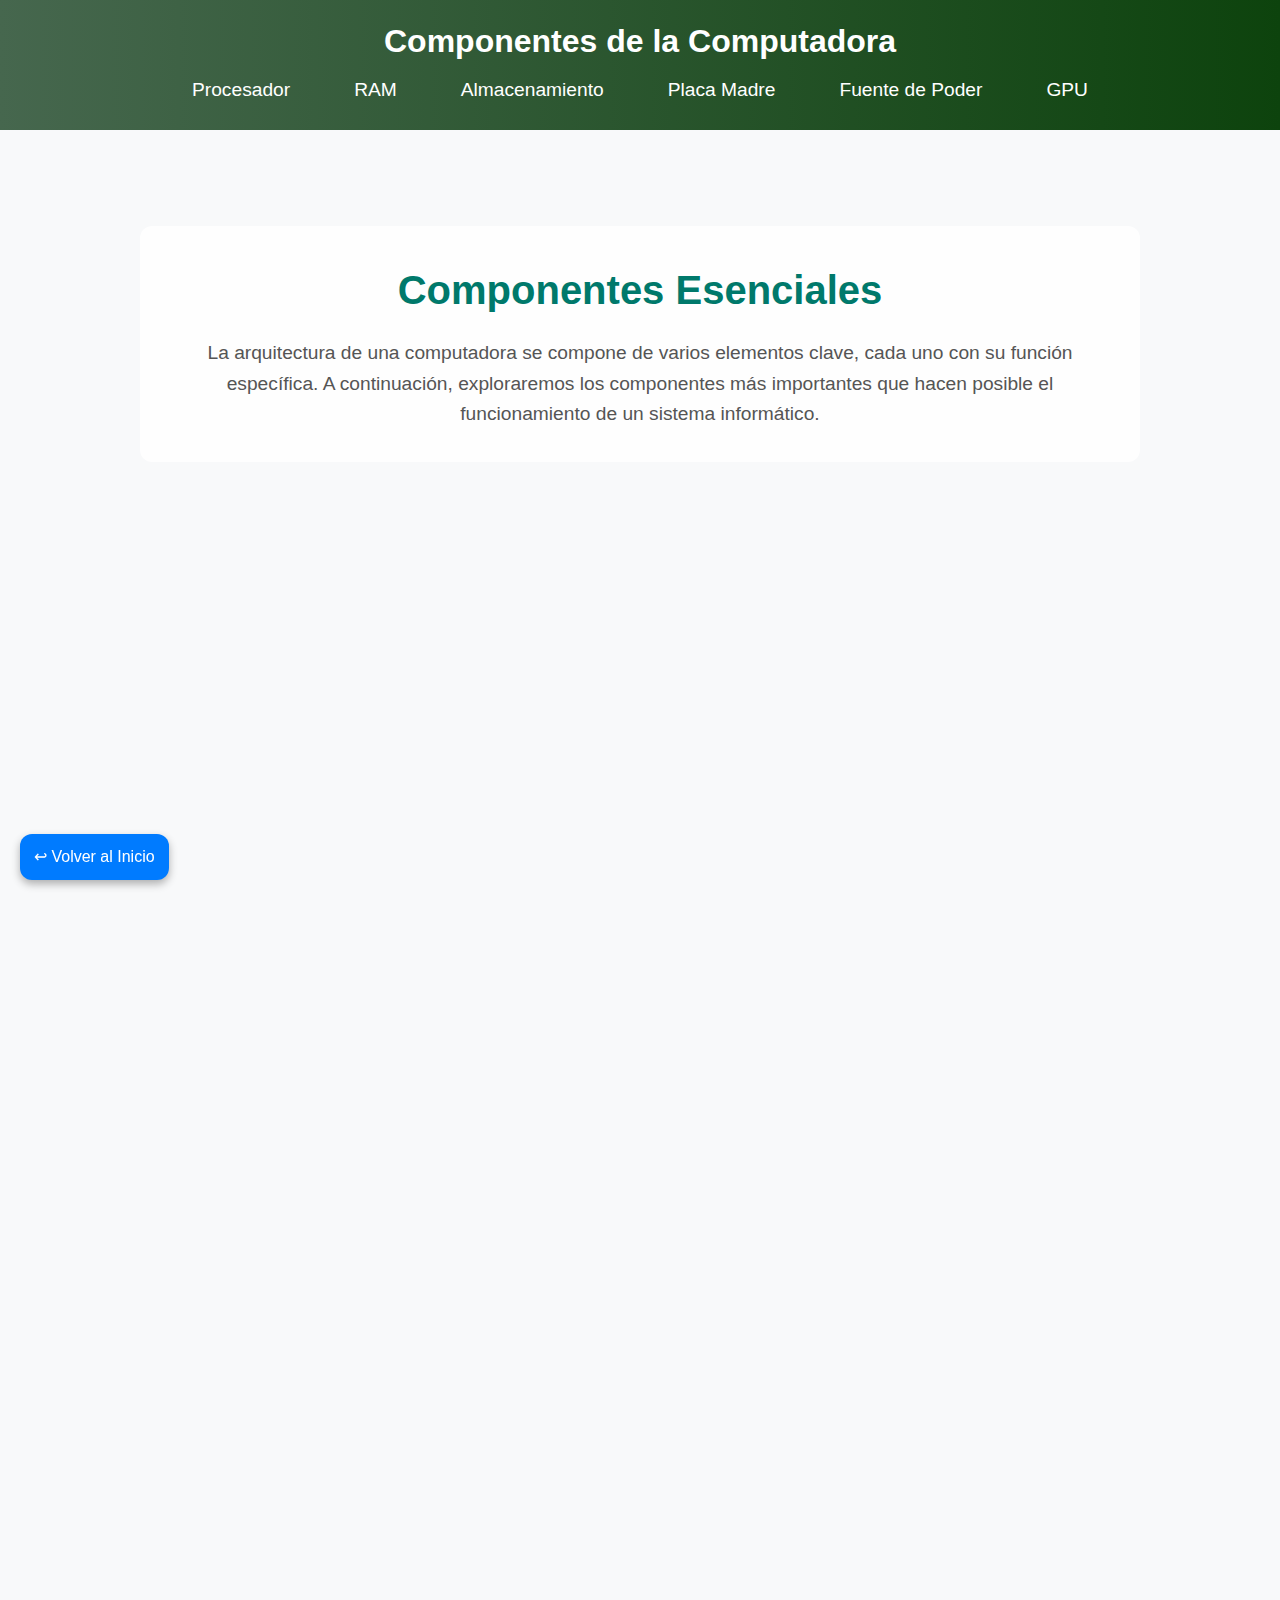
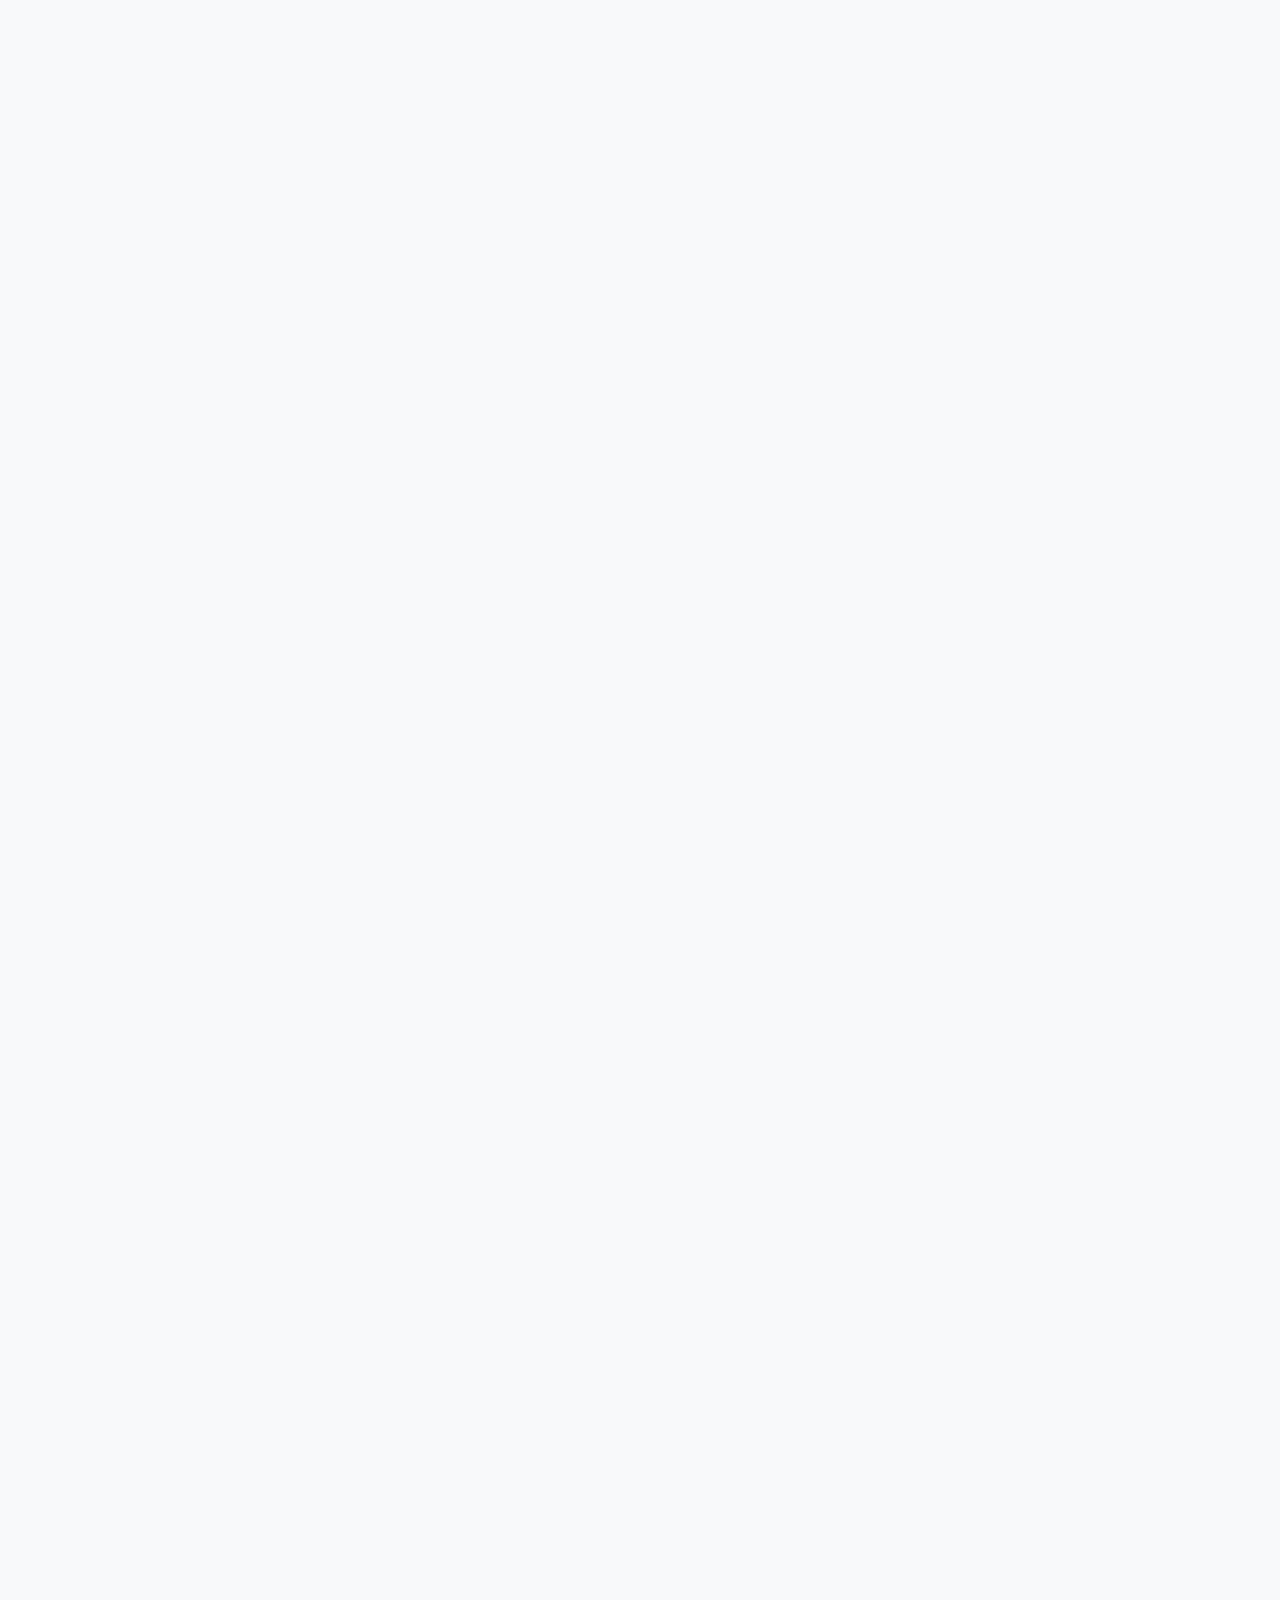
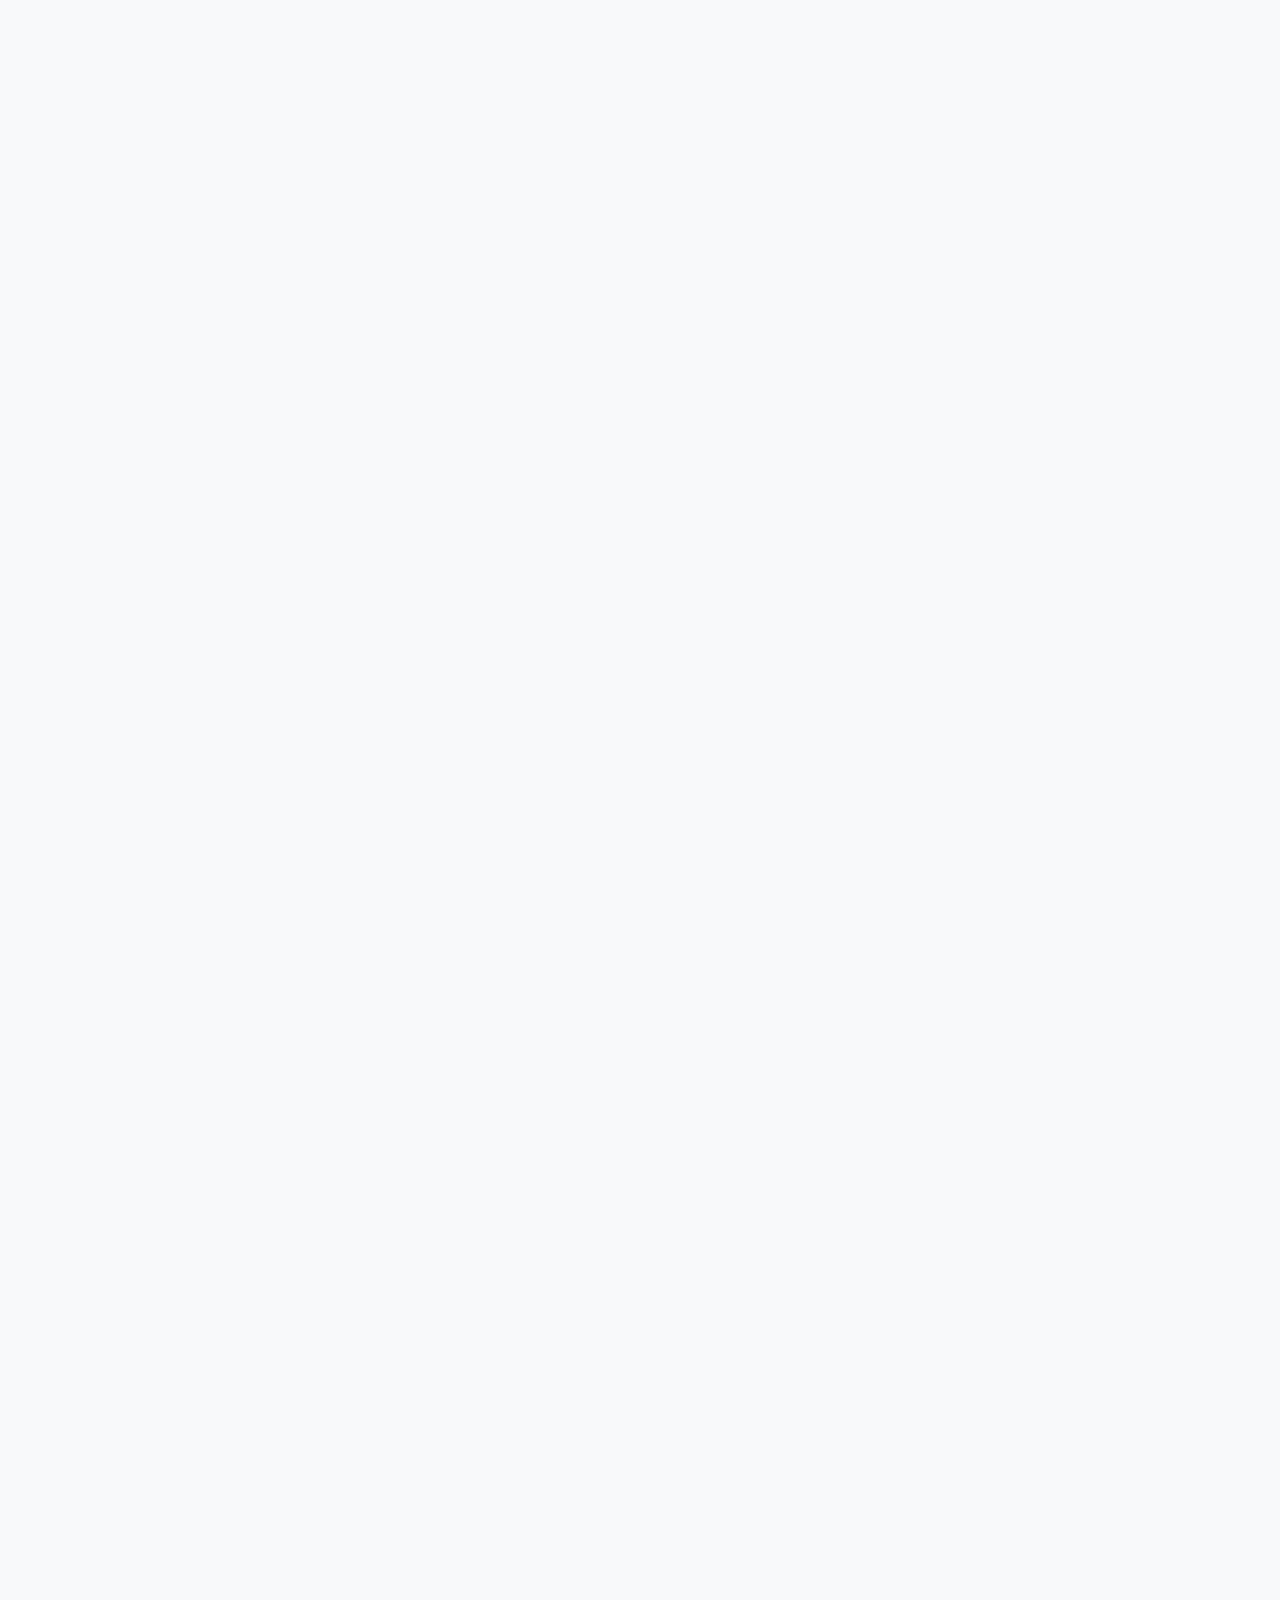
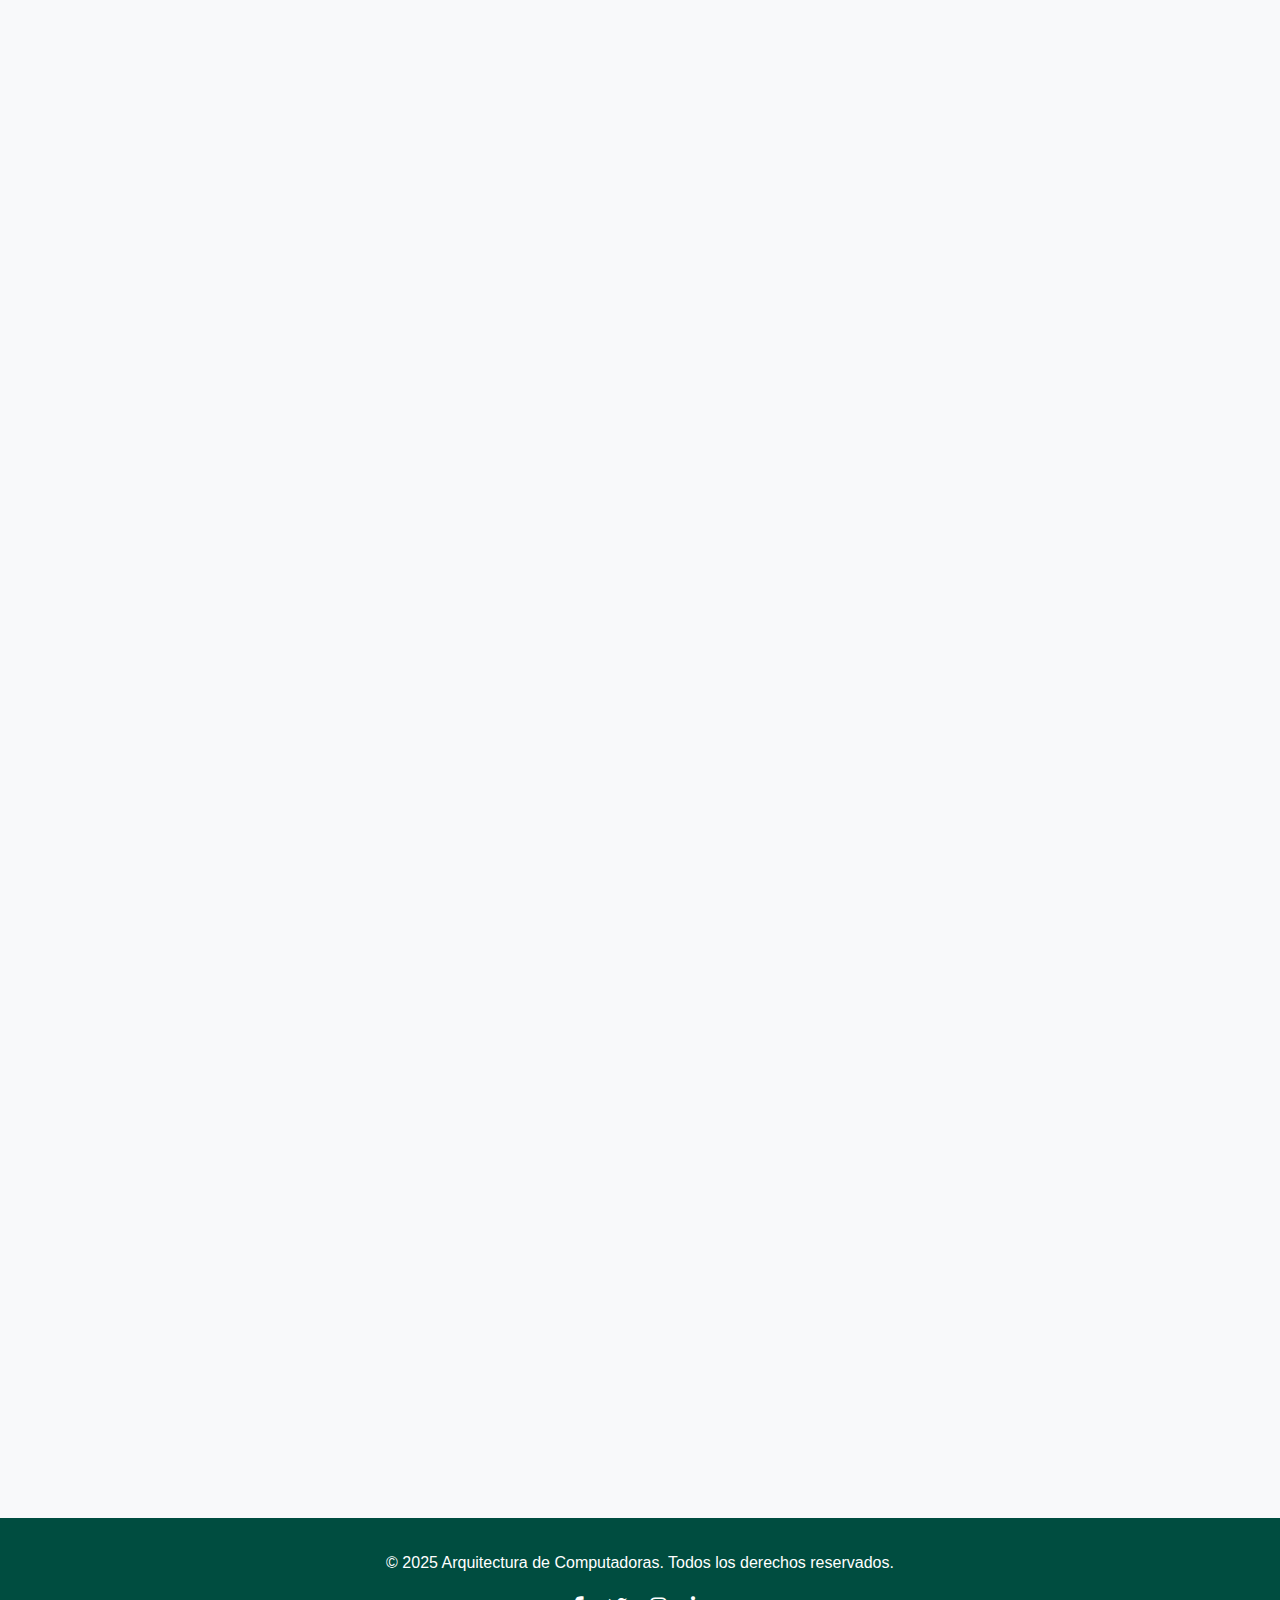
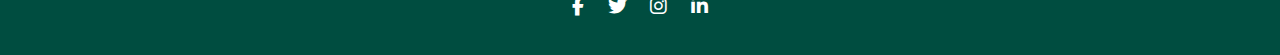
<file: JuanPabloAnaya/componentes.html>
<!DOCTYPE html>
<html lang="es">
    <head>
        <meta charset="UTF-8">
        <meta name="viewport" content="width=device-width, initial-scale=1.0">
        <title>Componentes de la Computadora</title>
        <link rel="stylesheet" href="css/base.css">
        <link rel="stylesheet" href="css/componentes.css">
        <link rel="stylesheet" href="css/animations.css">
        <link rel="stylesheet" href="css/responsive.css">
        <link rel="stylesheet" href="css/components.css">
        <link rel="stylesheet" href="https://cdnjs.cloudflare.com/ajax/libs/font-awesome/6.5.0/css/all.min.css">
    </head>
    <body>
        <header>
            <div class="container">
                <h1 class="logo">Componentes de la Computadora</h1>
                <nav class="main-nav">
                    <ul>
                        <li><a href="#procesador">Procesador</a></li>
                        <li><a href="#ram">RAM</a></li>
                        <li><a href="#almacenamiento">Almacenamiento</a></li>
                        <li><a href="#placa-madre">Placa Madre</a></li>
                        <li><a href="#fuente-poder">Fuente de Poder</a></li>
                        <li><a href="#GPU">GPU</a></li>
                    </ul>
            </nav>
        </header>

    <main>
        <section class="intro">
            <div class="intro-container">
                <h2>Componentes Esenciales</h2>
                <p>La arquitectura de una computadora se compone de varios elementos clave, cada uno con su función específica. A continuación, exploraremos los componentes más importantes que hacen posible el funcionamiento de un sistema informático.</p>
            </div>
        </section>

        <section class="articulos">
            <article id="procesador" class="componente">
                <img src="img/procesador.png" alt="Procesador" class="imagen-componente">
                <div class="contenido">
                    <h2>Procesador (CPU)</h2>
                    <p>La Unidad Central de Procesamiento (CPU) es el cerebro de la computadora. Se encarga de ejecutar instrucciones, realizar cálculos matemáticos, lógicos y controlar el flujo de datos dentro del sistema. Toda operación que realiza una computadora pasa, de una forma u otra, por la CPU.</p>
                    <p>Las CPU modernas están compuestas por varios núcleos (cores), lo que permite ejecutar múltiples tareas al mismo tiempo (procesamiento paralelo). También integran una memoria caché, que actúa como una memoria intermedia ultra rápida entre la CPU y la RAM.</p>
                    <p>La velocidad de procesamiento se mide en Hertz (Hz), generalmente en gigahertz (GHz). Cuanto mayor sea esta frecuencia, más operaciones puede realizar por segundo. Sin embargo, el rendimiento también depende de otros factores como la arquitectura del procesador, la cantidad de núcleos, hilos (threads) y el consumo energético.</p>
                    <p>Actualmente, las principales marcas en el mercado son Intel y AMD. Intel es conocido por su eficiencia energética y rendimiento en tareas de un solo hilo, mientras que AMD ha ganado terreno por ofrecer más núcleos a un precio competitivo, especialmente en su línea Ryzen.</p>
                    <p>Existen diferentes tipos de CPU según su uso: de escritorio, portátiles, servidores, y embebidas en dispositivos como teléfonos móviles o electrodomésticos inteligentes.</p>
                </div>
            </article>

            <article id="ram" class="componente">
                <img src="img/ram.png" alt="Memoria RAM" class="imagen-componente">
                <div class="contenido">
                    <h2>Memoria RAM</h2>
                    <p>La memoria RAM (Random Memory Access) es un tipo de memoria volátil que almacena temporalmente los datos que el procesador necesita acceder de forma inmediata. Su función principal es acelerar el funcionamiento del sistema permitiendo que los programas y procesos activos trabajen sin depender constantemente del disco duro o la unidad de almacenamiento, que son más lentos.</p>
                    <p>La capacidad de la RAM se mide en gigabytes (GB). Cuanta más memoria RAM tenga una computadora, mayor será su capacidad para manejar múltiples tareas al mismo tiempo, como tener varios programas abiertos, navegar con muchas pestañas o ejecutar aplicaciones pesadas como videojuegos o software de diseño. Sin suficiente RAM, el sistema puede volverse lento o inestable.</p>
                    <p>Una característica importante de la RAM es que su contenido se borra automáticamente cuando se apaga la computadora. Esto se debe a que no está diseñada para guardar datos de manera permanente, sino para proporcionar acceso rápido a la información mientras el sistema está en funcionamiento. Es decir, no almacena archivos como documentos o fotos, sino datos temporales relacionados con las acciones que se están realizando en ese momento.</p>
                    <p>Además de la cantidad de RAM, también influye su velocidad, que se mide en megahertz (MHz). Una RAM más rápida puede mejorar el tiempo de respuesta del sistema. Existen distintos tipos, como DDR3, DDR4 y DDR5, siendo cada generación más eficiente y veloz que la anterior. La compatibilidad depende del tipo de placa base y del procesador.</p>
                </div>
            </article>

            <article id="almacenamiento" class="componente">
                <img src="img/almacenamiento.png" alt="Almacenamiento" class="imagen-componente">
                <div class="contenido">
                    <h2>Almacenamiento (HDD/SSD)</h2>
                    <p>Los dispositivos de almacenamiento, como los discos duros (HDD) y las unidades de estado sólido (SSD), son componentes esenciales de una computadora. Su función principal es guardar de forma permanente todos los datos del sistema, incluyendo el sistema operativo, las aplicaciones instaladas y los archivos personales del usuario. A diferencia de la memoria RAM, los datos almacenados aquí no se pierden cuando se apaga el equipo.</p>
                    <p>Los discos duros tradicionales (HDD) utilizan componentes mecánicos con platos giratorios y cabezales de lectura/escritura magnéticos. Aunque ofrecen una gran capacidad de almacenamiento a un precio accesible, son más lentos y más susceptibles a daños por golpes o movimientos bruscos.</p>
                    <p>Por otro lado, las unidades de estado sólido (SSD) no tienen partes móviles. Funcionan con memoria flash, lo que las hace mucho más rápidas, silenciosas, resistentes y eficientes energéticamente. Un SSD puede mejorar significativamente el rendimiento general del sistema, acortando los tiempos de arranque, carga de programas y transferencia de archivos.</p>
                    <p>El almacenamiento puede clasificarse en dos tipos: interno y externo. El almacenamiento interno es el que se encuentra instalado dentro del equipo, como los HDD o SSD integrados. El almacenamiento externo incluye dispositivos portátiles como discos duros externos, memorias USB (pendrives), tarjetas SD, e incluso medios ópticos como CD, DVD o Blu-Ray, aunque estos últimos han caído en desuso.</p>
                    <p>Las capacidades de almacenamiento se miden en gigabytes (GB) o terabytes (TB), y su elección depende del tipo de uso que se le dará al equipo. Por ejemplo, para tareas básicas, 256 GB de SSD pueden ser suficientes, mientras que para edición de video o almacenamiento masivo, puede ser necesario contar con 1 TB o más.</p>
                    <p>Además, es común combinar un SSD para el sistema operativo y las aplicaciones principales, con un HDD de gran capacidad para guardar archivos pesados, logrando así un equilibrio entre velocidad y espacio.</p>
                </div>
            </article>

            <article id="placa-madre" class="componente">
                <img src="img/placa-madre.png" alt="Placa Madre" class="imagen-componente">
                <div class="contenido">
                    <h2>Placa Madre</h2>
                    <p>La placa base o motherboard es el componente central de cualquier computadora. Es una placa de circuito impreso que conecta y comunica a todos los demás componentes del sistema, como el procesador (CPU), la memoria RAM, el almacenamiento, la tarjeta gráfica (GPU) y los periféricos. Es, literalmente, la base sobre la que se construye toda la arquitectura del equipo.</p>
                    <p>Existen conexiones directas a través de ranuras y sockets —por ejemplo, el zócalo para la CPU o las ranuras DIMM para la RAM— y conexiones indirectas a través de puertos como USB, HDMI, SATA, entre otros. También incorpora buses y circuitos que permiten el intercambio de datos entre los distintos dispositivos de forma ordenada y eficiente.</p>
                    <p>Además, la placa base cuenta con un software de bajo nivel llamado BIOS (o su versión moderna, UEFI), que es responsable de realizar una serie de pruebas al encender la computadora (conocidas como POST) y de iniciar el sistema operativo. Esta interfaz también permite configurar parámetros esenciales del hardware, como la velocidad de los ventiladores, el orden de arranque o la frecuencia de la memoria.</p>
                    <p>Otro aspecto importante es el chipset, un conjunto de chips integrados en la motherboard que regulan cómo interactúan el procesador, la memoria y los dispositivos de entrada y salida. Según el chipset, una placa base puede ofrecer más o menos funciones, puertos, capacidad de expansión y compatibilidad con diferentes generaciones de hardware.</p>
                    <p>En resumen, la placa base no solo es una estructura física de conexión, sino también el centro de coordinación de todos los procesos internos de una computadora. Elegir una buena placa base es fundamental para garantizar la compatibilidad, el rendimiento y la posibilidad de futuras actualizaciones del sistema.</p>
                </div>
            </article>

            <article id="fuente-poder" class="componente">
                <img src="img/psu.png" alt="Fuente de Poder" class="imagen-componente">
                <div class="contenido">
                    <h2>Fuente de Poder</h2>
                    <p>La fuente de poder, también conocida como PSU (Power Supply Unit), es un componente esencial que permite el funcionamiento de todos los demás elementos del sistema. Su principal función es convertir la corriente alterna (AC) proveniente de la red eléctrica en corriente continua (DC), que es la forma de energía que utilizan los componentes internos del ordenador, como la placa base, la CPU, la GPU, los discos duros y los ventiladores.</p>
                    <p>Además de esta conversión, la PSU también se encarga de distribuir la energía de manera estable y segura. Está diseñada para proporcionar distintos voltajes —como 3.3V, 5V y 12V— según las necesidades específicas de cada componente, evitando fluctuaciones que puedan causar daños. Por eso, una fuente de alimentación de buena calidad es clave para garantizar la durabilidad y estabilidad del sistema.</p>
                    <p>En las computadoras de escritorio, la fuente de poder es un componente interno, generalmente montado en la parte trasera del gabinete. En cambio, en los ordenadores portátiles, este elemento se encuentra en el cargador externo, que cumple la misma función de transformar la corriente y alimentar el dispositivo de manera segura.</p>
                    <p>Existen diferentes tipos de fuentes de poder, y su capacidad se mide en vatios (W). Elegir una fuente con suficiente potencia es crucial para asegurar que todos los componentes funcionen correctamente, especialmente en equipos con tarjetas gráficas dedicadas o múltiples unidades de almacenamiento. Además, algunas fuentes modernas incluyen certificaciones de eficiencia energética (como 80 PLUS) que garantizan un menor consumo eléctrico y mejor disipación de calor.</p>
                </div>
            </article>

            <article id="GPU" class="componente">
                <img src="img/gpu.png" alt="GPU" class="imagen-componente">
                <div class="contenido">
                    <h2>GPU</h2>
                    <p>La unidad de procesamiento gráfico, conocida como GPU (Graphics Processing Unit), o simplemente tarjeta gráfica, es un componente especializado en el procesamiento de imágenes, gráficos y video. Su función principal es generar y renderizar todo lo que se muestra en el monitor, desde interfaces simples hasta videojuegos complejos, animaciones 3D o ediciones de video.</p>
                    <p>La GPU se conecta a la placa base, ya sea de forma integrada o como una tarjeta dedicada en una ranura PCI Express. Las tarjetas gráficas dedicadas suelen tener su propia memoria (VRAM), lo que permite un rendimiento superior, especialmente en tareas que requieren mucha capacidad gráfica, como diseño, juegos o modelado 3D.</p>
                    <p>Para que la computadora pueda utilizar correctamente la tarjeta gráfica, es necesario instalar un software conocido como driver, el cual le indica al sistema cómo comunicarse con la GPU. Estos controladores permiten ajustar distintos aspectos como la resolución, el color, la velocidad de actualización de pantalla y otras configuraciones visuales.</p>
                    <p>Además, la GPU descarga trabajo del procesador principal (CPU), lo que mejora el rendimiento general del sistema. En tareas específicas como la aceleración por hardware para videos o en aplicaciones de inteligencia artificial, la tarjeta gráfica también puede aportar procesamiento paralelo eficiente.</p>
                    <p>Existen dos grandes fabricantes de GPU: NVIDIA y AMD, cada uno con diferentes gamas de productos según el uso. Desde modelos básicos para tareas cotidianas, hasta tarjetas de alto rendimiento para profesionales y gamers.</p>
                </div>
            </article>
        </section>
    </main>

    <a href="main.html" class="back-button">&#8617; Volver al Inicio</a>
    
    <footer class="footer" id="contacto">
        <div class="footer-container">
            <p class="footer-text">&copy; 2025 Arquitectura de Computadoras. Todos los derechos reservados.</p>
            <div class="footer-icons">
                <a href="#" aria-label="Facebook"><i class="fab fa-facebook-f"></i></a>
                <a href="#" aria-label="Twitter"><i class="fab fa-twitter"></i></a>
                <a href="#" aria-label="Instagram"><i class="fab fa-instagram"></i></a>
                <a href="#" aria-label="LinkedIn"><i class="fab fa-linkedin-in"></i></a>
            </div>
        </div>
    </footer>

        <button id="btnSubir" aria-label="Volver arriba">
            <i class="fas fa-chevron-up"></i>
        </button>

        <script src="js/components.js"></script>
    </body>
</html>
</file>
<file: css/base.css>
* {
    margin: 0;
    padding: 0;
    box-sizing: border-box;
}

body {
    font-family: 'Segoe UI', sans-serif;
    color: #333;
    background-color: #f8f9fa;
    line-height: 1.6;
}

header, footer {
    background-color: #222;
    color: #fff;
    padding: 1rem;
    display: flex;
    justify-content: space-between;
    align-items: center;
}

main {
    display: grid;
    grid-template-columns: 1fr;
    gap: 2rem;
    padding: 2rem;
}

header {
    background-color: #1e1e2f;
    color: #fff;
    padding: 1rem 0;
}

section {
    animation: fadeIn 1s ease-in-out;
}

header {
    background: linear-gradient(to right, #46674e, #0d430d);
    transition: background 0.5s ease;
}

nav ul {
    list-style: none;
    display: flex;
    gap: 1rem;
    }

nav a {
    color: white;
    text-decoration: none;
}
</file>
<file: css/layout.css>
.container {
    max-width: 1200px;
    margin: 0 auto;
    padding: 0 1rem;
    display: flex;
    flex-direction: column;
    align-items: center;
    justify-content: space-between;
}

/* Header */
.logo {
    font-size: 2rem;
    font-weight: bold;
}

.main-nav ul {
    list-style: none;
    display: flex;
    gap: 2rem;
}

.main-nav a {
    color: #fff;
    text-decoration: none;
    font-size: 1.2rem;
    font-weight: 500;
    padding: 0.5rem 1rem;
    border-radius: 4px;
    transition: transform all 0.3s ease;
    display: inline-block;
}

.main-nav a:hover {
    animation: linkGlow 0.4s ease forwards;
}

/* Intro container*/
.intro {
    background-color: linear-gradient(to right, #1e1e2f, #190598);
    padding: 4rem 1rem;
    display: flex;
    justify-content: center;
    align-items: center;
}

.intro-container {
    max-width: 1000px;
    text-align: center;
    padding: 2rem;
    background-color: rgba(255, 255, 255, 0.8);
    box-shadow: 0 4 12px rgba(0, 0, 0, 0.1);
    border-radius: 12px;
    animation: fadeInUp 1s ease-in-out;
}

.intro h2 {
    font-size: 2.5rem;
    margin-bottom: 1rem;
    color: #00796b;
}

.intro p {
    font-size: 1.2rem;
    color: #555;
    line-height: 1.6;
}

/* Grid box container */
.componentes {
    padding: 4rem 1rem;
    background-color: #f3f4f6;
    text-align: center;
}

.componentes h2 {
    font-size: 2.5rem;
    margin-bottom: 2rem;
    color: #374151;
}

.grid-componentes {
    display: grid;
    grid-template-columns: repeat(auto-fill, minmax(300px, 1fr));
    gap: 2rem;
    max-width: 1000px;
    margin: 0 auto;
}

.componente {
    background-color: #fff;
    padding: 2rem;
    border-radius: 12px;
    box-shadow: 0 4px 12px rgba(0, 0, 0, 0.1);
    transition: transform 0.3s ease, box-shadow 0.3s ease;
}

.componente:hover {
    transform: translateY(-10px);
    box-shadow: 0 8px 16px rgba(0, 0, 0, 0.2);
}

.componente i {
    font-size: 2.5rem;
    color: #00796b;
    margin-bottom: 1rem;
    display: block;
    transition: transform 0.3s ease, color 0.3s ease;
    animation: bounce 2s infinite ease-in-out;
}

.componente:hover i {
    transform: scale(1.2) rotate(5deg);
    color: #004d40;
    animation-play-state: paused;
}

/* Lista beneficios */
.beneficios {
    padding: 4rem 1rem;
    background-color: #e0f2f1;
    text-align: center;
}

.beneficios h2 {
    font-size: 2rem;
    color: #004d40;
    margin-bottom: 2rem;
}

.lista-beneficios {
    list-style: none;
    padding: 0;
    max-width: 800px;
    margin: 0 auto;
    text-align: left;
}

.lista-beneficios li {
    background: white;
    margin-bottom: 1.2rem;
    padding: 1rem 1.5rem;
    border-left: 5px solid #00796b;
    border-radius: 8px;
    font-size: 1rem;
    color: #333;
    display: flex;
    align-items: center;
    gap: 1rem;
    transition: transform 0.3s ease, box-shadow 0.3s ease;
    animation: fadeInUp 1s ease both;
}

.lista-beneficios li:hover {
    transform: translateY(-5px);
    box-shadow: 0 6px 12px rgba(0,0,0,0.1);
}

.lista-beneficios li i {
    color: #00796b;
    font-size: 1.5rem;
}

/* Línea del tiempo */
.timeline {
    background: #f5f5f5;
    padding: 4rem 1rem;
    position: relative;
}

.timeline h2 {
    text-align: center;
    font-size: 2rem;
    color: #004d40;
    margin-bottom: 3rem;
}

.timeline-container {
    position: relative;
    margin: 0 auto;
    max-width: 800px;
    padding-left: 20px;
    border-left: 3px solid #00796b;
}

.timeline-item {
    position: relative;
    margin-bottom: 3rem;
    opacity: 0;
    animation: fadeIn 1s forwards;
}

.timeline-item::before {
    content: '';
    position: absolute;
    top: 0.5rem;
    left: -11px;
    width: 18px;
    height: 18px;
    background-color: #00796b;
    border-radius: 50%;
    border: 3px solid white;
    box-shadow: 0 0 0 3px #004d40;
}

.timeline-content {
    background: white;
    padding: 1rem 1.5rem;
    border-radius: 8px;
    box-shadow: 0 4px 8px rgba(0,0,0,0.1);
    transform: translateY(20px);
    transition: transform 0.3s ease;
}

.timeline-item:hover .timeline-content {
    transform: translateY(0);
}

/* Footer */
.footer {
    background-color: #004d40;
    color: white;
    padding: 2rem 1rem;
    text-align: center;
    animation: fadeIn 1s ease-in-out both;
}

.footer-container {
    max-width: 1000px;
    margin: 0 auto;
    display: flex;
    flex-direction: column;
    gap: 1rem;
    align-items: center;
}

.footer-text {
    font-size: 1rem;
}

.footer-icons a {
    color: white;
    font-size: 1.2rem;
    margin: 0 0.6rem;
    transition: transform 0.3s ease, color 0.3s ease;
}

.footer-icons a:hover {
    transform: scale(1.2);
    color: #80cbc4;
}

/*Form contacto*/
#contacto form {
    display: flex;
    flex-direction: column;
    max-width: 500px;
    margin: auto;
    padding: 1rem;
}

#contacto h2 {
    text-align: center;
    font-size: 2rem;
    color: #004d40;
    margin-bottom: 3rem;
}

#contacto label {
    margin-top: 1rem;
    font-weight: bold;
}

#contacto input,
#contacto textarea {
    padding: 0.5rem;
    border: 1px solid #ccc;
    border-radius: 4px;
}

#contacto button {
    margin-top: 1rem;
    padding: 0.7rem;
    background-color: #0066cc;
    color: white;
    border: none;
    border-radius: 4px;
    cursor: pointer;
}

#contacto button:hover {
    background-color: #004a99;
    transform: scale(1.05);
}
</file>
<file: css/animations.css>
@keyframes fadeIn {
    from { opacity: 0; transform: translateY(40px); }
    to { opacity: 1; transform: translateY(0); }
}

@keyframes linkGlow {
    0% {
    background-color: transparent;
    transform: scale(1);
    }
    100% {
    background-color: rgba(0, 212, 255, 0.2);
    transform: scale(1.05);
    }
}

@keyframes fadeInUp {
    from {
        opacity: 0;
        transform: translateY(20px);
    }
    to {
        opacity: 1;
        transform: translateY(0);
    }
}

@keyframes bounce {
    0%, 100% {
    transform: translateY(0);
    }
    50% {
    transform: translateY(-5px);
    }
}
</file>
<file: css/responsive.css>
@media (max-width: 768px) {
    nav ul {
        flex-direction: column;
        gap: 0.5rem;
    }

    main {
    padding: 1rem;
    }
}

@media (max-width: 760px) {
    header, footer {
        flex-direction: column;
        align-items: flex-start;
    }

    .container {
        flex-direction: column;
        align-items: flex-start;
        padding: 0 0.5rem;
    }

    .logo {
        font-size: 1.5rem;
    }

    .main-nav ul {
        flex-direction: column;
        gap: 1rem;
        margin-top: 1;
    }

    .main-nav a {
        font-size: 1rem;
    }
}

@media (max-width: 900px) {
.componentes {
    padding: 2rem 1rem;
}

.grid-componentes {
    grid-template-columns: 1fr; 
    gap: 1.5rem;
}

.componente h3 {
    font-size: 1.1rem;
}

.componente p {
    font-size: 0.9rem;
}
}

@media (min-width: 768px) {
    .componente {
        flex-direction: row;
    }

    .componente:nth-child(even) {
        flex-direction: row-reverse;
    }

    .imagen-componente {
        width: 50%;
        height: auto;
    }

    .contenido {
        width: 50%;
    }
}

@media (max-width: 766px) {
    .main-layout {
        flex-direction: column;
        padding: 1rem 0.5rem;
    }

    .sidebar {
        width: 100%;
        position: relative;
        height: auto;
        padding: 1rem 0;
        box-shadow: none;
        border-radius: 0;
        margin-bottom: 1.5rem;
    }

    .sidebar nav ul {
        display: flex;
        flex-wrap: wrap;
        justify-content: center;
        gap: 1rem;
    }

    .sidebar nav ul li {
        margin-bottom: 0;
    }

    .sidebar nav ul li a {
        font-size: 0.9rem;
        padding: 0.4rem 0.8rem;
        display: block;
    }

    .blog-content {
        padding: 1.5rem 1rem;
        max-width: 100%;
        box-shadow: none;
        border-radius: 0;
    }
}
</file>
<file: css/components.css>
/*slider*/
.slider {
    position: relative;
    width: 100%;
    max-width: 900px;
    height: 400px;
    margin: 2rem auto;
    overflow: hidden;
    border-radius: 12px;
    box-shadow: 0 0 10px rgba(0,0,0,0.2);
}

.slider-track {
    display: flex;
    transition: transform 0.5s ease-in-out;
    width: 300%;
    animation: scrollSlider 10s infinite;
}

.slides {
    position: relative;
    width: 100%;
    height: 100%;
}

.slide {
    position: absolute;
    width: 100%;
    height: 100%;
    opacity: 0;
    transition: opacity 0.5s ease;
    pointer-events: none;
}

.slide img {
    width: 100%;
    height: 100%;
    object-fit: cover;
    border-radius: 12px;
}

.slide.active {
    opacity: 1;
    pointer-events: auto;
}

.prev, .next {
    position: absolute;
    top: 50%;
    transform: translateY(-50%);
    font-size: 2.5rem;
    background-color: rgba(0, 0, 0, 0.5);
    color: white;
    border: none;
    padding: 1rem;
    cursor: pointer;
    padding: 0.3rem 0.8rem;
    border-radius: 50%;
    user-select: none;
    z-index: 10;
}

.prev {
    left: 15px;
}
.next {
    right: 15px;
}

.indicators {
    display: inline-block;
    width: 12px;
    height: 12px;
    margin: 0 6px;
    background-color: rgba(255, 255, 255, 0.5);
    border-radius: 50%;
    cursor: pointer;
    transition: background-color 0.3s ease;
}

.indicators.active {
    background-color: rgba(255,255,255,1);
}

/* Botón para subir*/
#btnSubir {
    position: fixed;
    bottom: 30px;
    right: 30px;
    background-color: #00796b;
    color: white;
    border: none;
    border-radius: 50%;
    width: 50px;
    height: 50px;
    font-size: 1.2rem;
    cursor: pointer;
    z-index: 1000;
    box-shadow: 0 4px 8px rgba(0,0,0,0.3);
    transition: background 0.3s, transform 0.3s;
    display: none; 
}

#btnSubir:hover {
    background-color: #004d40;
    transform: scale(1.1);
}

/*botón de enlace*/
.boton-enlace {
    display: inline-block;
    padding: 0.5rem 1rem;
    background-color: #00796b;
    color: white;
    text-decoration: none;
    border-radius: 5px;
    transition: background-color 0.3s, transform 0.3s;
}

.boton-enlace:hover {
    background-color: #004d40;
    transform: scale(1.05);
}
</file>
<file: JuanPabloAnaya/css/base.css>
* {
    margin: 0;
    padding: 0;
    box-sizing: border-box;
}

body {
    font-family: 'Segoe UI', sans-serif;
    color: #333;
    background-color: #f8f9fa;
    line-height: 1.6;
}

header, footer {
    background-color: #222;
    color: #fff;
    padding: 1rem;
    display: flex;
    justify-content: space-between;
    align-items: center;
}

main {
    display: grid;
    grid-template-columns: 1fr;
    gap: 2rem;
    padding: 2rem;
}

header {
    background-color: #1e1e2f;
    color: #fff;
    padding: 1rem 0;
}

section {
    animation: fadeIn 1s ease-in-out;
}

header {
    background: linear-gradient(to right, #46674e, #0d430d);
    transition: background 0.5s ease;
}

nav ul {
    list-style: none;
    display: flex;
    gap: 1rem;
    }

nav a {
    color: white;
    text-decoration: none;
}
</file>
<file: JuanPabloAnaya/css/layout.css>
.container {
    max-width: 1200px;
    margin: 0 auto;
    padding: 0 1rem;
    display: flex;
    flex-direction: column;
    align-items: center;
    justify-content: space-between;
}

/* Header */
.logo {
    font-size: 2rem;
    font-weight: bold;
}

.main-nav ul {
    list-style: none;
    display: flex;
    gap: 2rem;
}

.main-nav a {
    color: #fff;
    text-decoration: none;
    font-size: 1.2rem;
    font-weight: 500;
    padding: 0.5rem 1rem;
    border-radius: 4px;
    transition: transform all 0.3s ease;
    display: inline-block;
}

.main-nav a:hover {
    animation: linkGlow 0.4s ease forwards;
}

/* Intro container*/
.intro {
    background-color: linear-gradient(to right, #1e1e2f, #190598);
    padding: 4rem 1rem;
    display: flex;
    justify-content: center;
    align-items: center;
}

.intro-container {
    max-width: 1000px;
    text-align: center;
    padding: 2rem;
    background-color: rgba(255, 255, 255, 0.8);
    box-shadow: 0 4 12px rgba(0, 0, 0, 0.1);
    border-radius: 12px;
    animation: fadeInUp 1s ease-in-out;
}

.intro h2 {
    font-size: 2.5rem;
    margin-bottom: 1rem;
    color: #00796b;
}

.intro p {
    font-size: 1.2rem;
    color: #555;
    line-height: 1.6;
}

/* Grid box container */
.componentes {
    padding: 4rem 1rem;
    background-color: #f3f4f6;
    text-align: center;
}

.componentes h2 {
    font-size: 2.5rem;
    margin-bottom: 2rem;
    color: #374151;
}

.grid-componentes {
    display: grid;
    grid-template-columns: repeat(auto-fill, minmax(300px, 1fr));
    gap: 2rem;
    max-width: 1000px;
    margin: 0 auto;
}

.componente {
    background-color: #fff;
    padding: 2rem;
    border-radius: 12px;
    box-shadow: 0 4px 12px rgba(0, 0, 0, 0.1);
    transition: transform 0.3s ease, box-shadow 0.3s ease;
}

.componente:hover {
    transform: translateY(-10px);
    box-shadow: 0 8px 16px rgba(0, 0, 0, 0.2);
}

.componente i {
    font-size: 2.5rem;
    color: #00796b;
    margin-bottom: 1rem;
    display: block;
    transition: transform 0.3s ease, color 0.3s ease;
    animation: bounce 2s infinite ease-in-out;
}

.componente:hover i {
    transform: scale(1.2) rotate(5deg);
    color: #004d40;
    animation-play-state: paused;
}

/* Lista beneficios */
.beneficios {
    padding: 4rem 1rem;
    background-color: #e0f2f1;
    text-align: center;
}

.beneficios h2 {
    font-size: 2rem;
    color: #004d40;
    margin-bottom: 2rem;
}

.lista-beneficios {
    list-style: none;
    padding: 0;
    max-width: 800px;
    margin: 0 auto;
    text-align: left;
}

.lista-beneficios li {
    background: white;
    margin-bottom: 1.2rem;
    padding: 1rem 1.5rem;
    border-left: 5px solid #00796b;
    border-radius: 8px;
    font-size: 1rem;
    color: #333;
    display: flex;
    align-items: center;
    gap: 1rem;
    transition: transform 0.3s ease, box-shadow 0.3s ease;
    animation: fadeInUp 1s ease both;
}

.lista-beneficios li:hover {
    transform: translateY(-5px);
    box-shadow: 0 6px 12px rgba(0,0,0,0.1);
}

.lista-beneficios li i {
    color: #00796b;
    font-size: 1.5rem;
}

/* Línea del tiempo */
.timeline {
    background: #f5f5f5;
    padding: 4rem 1rem;
    position: relative;
}

.timeline h2 {
    text-align: center;
    font-size: 2rem;
    color: #004d40;
    margin-bottom: 3rem;
}

.timeline-container {
    position: relative;
    margin: 0 auto;
    max-width: 800px;
    padding-left: 20px;
    border-left: 3px solid #00796b;
}

.timeline-item {
    position: relative;
    margin-bottom: 3rem;
    opacity: 0;
    animation: fadeIn 1s forwards;
}

.timeline-item::before {
    content: '';
    position: absolute;
    top: 0.5rem;
    left: -11px;
    width: 18px;
    height: 18px;
    background-color: #00796b;
    border-radius: 50%;
    border: 3px solid white;
    box-shadow: 0 0 0 3px #004d40;
}

.timeline-content {
    background: white;
    padding: 1rem 1.5rem;
    border-radius: 8px;
    box-shadow: 0 4px 8px rgba(0,0,0,0.1);
    transform: translateY(20px);
    transition: transform 0.3s ease;
}

.timeline-item:hover .timeline-content {
    transform: translateY(0);
}

/* Footer */
.footer {
    background-color: #004d40;
    color: white;
    padding: 2rem 1rem;
    text-align: center;
    animation: fadeIn 1s ease-in-out both;
}

.footer-container {
    max-width: 1000px;
    margin: 0 auto;
    display: flex;
    flex-direction: column;
    gap: 1rem;
    align-items: center;
}

.footer-text {
    font-size: 1rem;
}

.footer-icons a {
    color: white;
    font-size: 1.2rem;
    margin: 0 0.6rem;
    transition: transform 0.3s ease, color 0.3s ease;
}

.footer-icons a:hover {
    transform: scale(1.2);
    color: #80cbc4;
}
</file>
<file: JuanPabloAnaya/css/animations.css>
@keyframes fadeIn {
    from { opacity: 0; transform: translateY(40px); }
    to { opacity: 1; transform: translateY(0); }
}

@keyframes linkGlow {
    0% {
    background-color: transparent;
    transform: scale(1);
    }
    100% {
    background-color: rgba(0, 212, 255, 0.2);
    transform: scale(1.05);
    }
}

@keyframes fadeInUp {
    from {
        opacity: 0;
        transform: translateY(20px);
    }
    to {
        opacity: 1;
        transform: translateY(0);
    }
}

@keyframes bounce {
    0%, 100% {
    transform: translateY(0);
    }
    50% {
    transform: translateY(-5px);
    }
}
</file>
<file: JuanPabloAnaya/css/responsive.css>
@media (max-width: 768px) {
    nav ul {
        flex-direction: column;
        gap: 0.5rem;
    }

    main {
    padding: 1rem;
    }
}

@media (max-width: 760px) {
    header, footer {
        flex-direction: column;
        align-items: flex-start;
    }

    .container {
        flex-direction: column;
        align-items: flex-start;
        padding: 0 0.5rem;
    }

    .logo {
        font-size: 1.5rem;
    }

    .main-nav ul {
        flex-direction: column;
        gap: 1rem;
        margin-top: 1;
    }

    .main-nav a {
        font-size: 1rem;
    }
}

@media (max-width: 900px) {
.componentes {
    padding: 2rem 1rem;
}

.grid-componentes {
    grid-template-columns: 1fr; 
    gap: 1.5rem;
}

.componente h3 {
    font-size: 1.1rem;
}

.componente p {
    font-size: 0.9rem;
}
}

@media (min-width: 768px) {
    .componente {
        flex-direction: row;
    }

    .componente:nth-child(even) {
        flex-direction: row-reverse;
    }

    .imagen-componente {
        width: 50%;
        height: auto;
    }

    .contenido {
        width: 50%;
    }
}

@media (max-width: 766px) {
    .main-layout {
        flex-direction: column;
        padding: 1rem 0.5rem;
    }

    .sidebar {
        width: 100%;
        position: relative;
        height: auto;
        padding: 1rem 0;
        box-shadow: none;
        border-radius: 0;
        margin-bottom: 1.5rem;
    }

    .sidebar nav ul {
        display: flex;
        flex-wrap: wrap;
        justify-content: center;
        gap: 1rem;
    }

    .sidebar nav ul li {
        margin-bottom: 0;
    }

    .sidebar nav ul li a {
        font-size: 0.9rem;
        padding: 0.4rem 0.8rem;
        display: block;
    }

    .blog-content {
        padding: 1.5rem 1rem;
        max-width: 100%;
        box-shadow: none;
        border-radius: 0;
    }
}
</file>
<file: JuanPabloAnaya/css/components.css>
/*slider*/
.slider {
    position: relative;
    width: 100%;
    max-width: 900px;
    height: 400px;
    margin: 2rem auto;
    overflow: hidden;
    border-radius: 12px;
    box-shadow: 0 0 10px rgba(0,0,0,0.2);
}

.slider-track {
    display: flex;
    transition: transform 0.5s ease-in-out;
    width: 300%;
    animation: scrollSlider 10s infinite;
}

.slides {
    position: relative;
    width: 100%;
    height: 100%;
}

.slide {
    position: absolute;
    width: 100%;
    height: 100%;
    opacity: 0;
    transition: opacity 0.5s ease;
    pointer-events: none;
}

.slide img {
    width: 100%;
    height: 100%;
    object-fit: cover;
    border-radius: 12px;
}

.slide.active {
    opacity: 1;
    pointer-events: auto;
}

.prev, .next {
    position: absolute;
    top: 50%;
    transform: translateY(-50%);
    font-size: 2.5rem;
    background-color: rgba(0, 0, 0, 0.5);
    color: white;
    border: none;
    padding: 1rem;
    cursor: pointer;
    padding: 0.3rem 0.8rem;
    border-radius: 50%;
    user-select: none;
    z-index: 10;
}

.prev {
    left: 15px;
}
.next {
    right: 15px;
}

.indicators {
    display: inline-block;
    width: 12px;
    height: 12px;
    margin: 0 6px;
    background-color: rgba(255, 255, 255, 0.5);
    border-radius: 50%;
    cursor: pointer;
    transition: background-color 0.3s ease;
}

.indicators.active {
    background-color: rgba(255,255,255,1);
}

/* Botón para subir*/
#btnSubir {
    position: fixed;
    bottom: 30px;
    right: 30px;
    background-color: #00796b;
    color: white;
    border: none;
    border-radius: 50%;
    width: 50px;
    height: 50px;
    font-size: 1.2rem;
    cursor: pointer;
    z-index: 1000;
    box-shadow: 0 4px 8px rgba(0,0,0,0.3);
    transition: background 0.3s, transform 0.3s;
    display: none; 
}

#btnSubir:hover {
    background-color: #004d40;
    transform: scale(1.1);
}

/*botón de enlace*/
.boton-enlace {
    display: inline-block;
    padding: 0.5rem 1rem;
    background-color: #00796b;
    color: white;
    text-decoration: none;
    border-radius: 5px;
    transition: background-color 0.3s, transform 0.3s;
}

.boton-enlace:hover {
    background-color: #004d40;
    transform: scale(1.05);
}
</file>
<file: css/arquitectura.css>
* {
    margin: 0;
    padding: 0;
    box-sizing: border-box;
}

body {
    font-family: 'Georgia', serif;
    background-color: #f8f4f0;
    color: #2c3e50;
    display: flex;
    flex-direction: column;
    min-height: 100vh;
}

.container {
    max-width: 1200px;
    margin: 0 auto;
    padding: 0 1rem;
    display: flex;
    flex-direction: column;
    align-items: center;
    justify-content: space-between;
}

.logo {
    font-size: 2rem;
    font-weight: bold;
    color: white;
}

header, footer {
    background-color: #222;
    color: white;
    padding: 1rem;
    display: flex;
    justify-content: space-between;
    align-items: center;
}

header {
    background: linear-gradient(to right, #46674e, #0d430d);
    transition: background 0.5s ease;
}

.main-layout {
    display: flex;
    gap: 2rem;
    max-width: 1200px;
    margin: 2rem auto;
    align-items: stretch;
    flex-grow: 1;
}

.sidebar {
    width: 220px;
    background-color: #1e272e;
    padding: 2rem 1rem;
    color: #ecf0f1;
    position: sticky;
    top: 1rem;
    align-self: flex-start;
    height: calc(100vh - 4rem);
    overflow-y: auto;
    border-radius: 8px;
    box-shadow: 0 0 10px rgba(0,0,0,0.1);
}

.sidebar nav ul {
    list-style: none;
}

.sidebar nav ul li {
    margin-bottom: 1.2rem;
}

.sidebar nav ul li a {
    color: #ecf0f1;
    text-decoration: none;
    font-weight: 600;
    font-size: 1rem;
    transition: color 0.3s ease;
}

.sidebar nav ul li a:hover,
.sidebar nav ul li a:focus {
    color: #74b9ff;
    outline: none;
}

.blog-content {
    max-width: 1000px;
    padding: 3rem;
    background-color: #fff;
    box-shadow: 0 0 25px rgba(0, 0, 0, 0.05);
    border-radius: 12px;
    flex-grow: 1;
}

article {
    margin-bottom: 3rem;
    padding-bottom: 2rem;
    border-bottom: 1px solid #ddd;
    scroll-margin-top: 100px;
}

h2 {
    font-size: 2rem;
    color: #1a1a1a;
    border-bottom: 3px solid #3498db;
    display: inline-block;
    margin-bottom: 1.2rem;
}

h3 {
    font-size: 1.5rem;
    margin-top: 2rem;
    color: #021623;
    position: relative;
}

h3::before {
    content: "-";
    position: absolute;
    left: -2rem;
}

p {
    margin: 1rem 0;
    text-align: justify;
}

.toggle-checkbox {
    display: none;
}

.unidad-title {
    display: block;
    background-color: #004080;
    color: white;
    padding: 10px 15px;
    font-weight: bold;
    cursor: pointer;
    user-select: none;
    margin-top: 10px;
    border-radius: 4px;
}

.subtemas {
    max-height: 0;
    overflow: hidden;
    transition: max-height 0.4s ease;
    padding-left: 15px;
    border-left: 3px solid #004080;
}

.toggle-checkbox:checked + .unidad-title + .subtemas {
    max-height: 3200px; 
    padding: 10px 15px;
}


a.back-button {
    position: fixed;
    bottom: 20px;
    left: 20px;
    background-color: #007BFF;
    color: white;
    padding: 10px 14px;
    border-radius: 12px;
    font-size: 16px;
    text-decoration: none;
    box-shadow: 0 4px 8px rgba(0,0,0,0.3);
    transition: transform 0.3s ease, background-color 0.3s ease;
    z-index: 1000;
}

a.back-button:hover {
    background-color: #0056b3;
    transform: scale(1.05);
    cursor: pointer;
}

.footer {
    background-color: #004d40;
    color: white;
    padding: 2rem 1rem;
    text-align: center;
    animation: fadeIn 1s ease-in-out both;
}

.footer-container {
    max-width: 1000px;
    margin: 0 auto;
    display: flex;
    flex-direction: column;
    gap: 1rem;
    align-items: center;
}

.footer-text {
    font-size: 1rem;
}

.footer-icons a {
    color: white;
    font-size: 1.2rem;
    margin: 0 0.6rem;
    transition: transform 0.3s ease, color 0.3s ease;
}

.footer-icons a:hover {
    transform: scale(1.2);
    color: #80cbc4;
}
</file>
<file: css/componentes.css>
.container {
    max-width: 1200px;
    margin: 0 auto;
    padding: 0 1rem;
    display: flex;
    flex-direction: column;
    align-items: center;
    justify-content: space-between;
}

/* Header */
.logo {
    font-size: 2rem;
    font-weight: bold;
}

.main-nav ul {
    list-style: none;
    display: flex;
    gap: 2rem;
}

.main-nav a {
    color: #fff;
    text-decoration: none;
    font-size: 1.2rem;
    font-weight: 500;
    padding: 0.5rem 1rem;
    border-radius: 4px;
    transition: transform all 0.3s ease;
    display: inline-block;
}

.main-nav a:hover {
    animation: linkGlow 0.4s ease forwards;
}

/* Intro container*/
.intro {
    background-color: linear-gradient(to right, #1e1e2f, #190598);
    padding: 4rem 1rem;
    display: flex;
    justify-content: center;
    align-items: center;
}

.intro-container {
    max-width: 1000px;
    text-align: center;
    padding: 2rem;
    background-color: rgba(255, 255, 255, 0.8);
    box-shadow: 0 4 12px rgba(0, 0, 0, 0.1);
    border-radius: 12px;
    animation: fadeInUp 1s ease-in-out;
}

.intro h2 {
    font-size: 2.5rem;
    margin-bottom: 1rem;
    color: #00796b;
}

.intro p {
    font-size: 1.2rem;
    color: #555;
    line-height: 1.6;
}

/*componente*/
.articulos {
    max-width: 1200px;
    margin: auto;
    padding: 2rem;
    display: flex;
    flex-direction: column;
    gap: 3rem;
}


.componente {
    display: flex;
    flex-direction: column;
    background-color: #fff;
    border-radius: 12px;
    box-shadow: 0 4px 14px rgba(0, 0, 0, 0.1);
    overflow: hidden;
    animation: fadeInUp 0.8s ease forwards;
    opacity: 0;
}

.componente:nth-child(even) {
    flex-direction: column-reverse;
}

.contenido {
    padding: 1.5rem;
}

.contenido h2 {
    margin-bottom: 0.5rem;
    font-size: 1.8rem;
    color: #333;
}

.contenido p {
    font-size: 1.1rem;
    color: #555;
}

.imagen-componente {
    width: 100%;
    height: auto;
    object-fit: contain;
    transition: transform 0.5s ease;
}

.componente:hover .imagen-componente {
    transform: scale(1.05);
}

/*botón para regresar*/
a.back-button {
    position: fixed;
    bottom: 20px;
    left: 20px;
    background-color: #007BFF;
    color: white;
    padding: 10px 14px;
    border-radius: 12px;
    font-size: 16px;
    text-decoration: none;
    box-shadow: 0 4px 8px rgba(0,0,0,0.3);
    transition: transform 0.3s ease, background-color 0.3s ease;
    z-index: 1000;
    }

a.back-button:hover {
    background-color: #0056b3;
    transform: scale(1.05);
    cursor: pointer;
}

/* Footer */
.footer {
    background-color: #004d40;
    color: white;
    padding: 2rem 1rem;
    text-align: center;
    animation: fadeIn 1s ease-in-out both;
}

.footer-container {
    max-width: 1000px;
    margin: 0 auto;
    display: flex;
    flex-direction: column;
    gap: 1rem;
    align-items: center;
}

.footer-text {
    font-size: 1rem;
}

.footer-icons a {
    color: white;
    font-size: 1.2rem;
    margin: 0 0.6rem;
    transition: transform 0.3s ease, color 0.3s ease;
}

.footer-icons a:hover {
    transform: scale(1.2);
    color: #80cbc4;
}
</file>
<file: JuanPabloAnaya/css/arquitectura.css>
.container {
    max-width: 1200px;
    margin: 0 auto;
    padding: 0 1rem;
    display: flex;
    flex-direction: column;
    align-items: center;
    justify-content: space-between;
}

/* Header */
.logo {
    font-size: 2rem;
    font-weight: bold;
}


/*body*/
* {
    margin: 0;
    padding: 0;
    box-sizing: border-box;
}

body {
    margin: 0;
    font-family: 'Georgia', serif;
    display: flex;
    flex-direction: column;
    background-color: #f8f4f0;
    color: #2c3e50;
}

main {
    max-width: 850px;
    margin: auto;
    background-color: #fff;
    box-shadow: 0 0 25px rgba(0, 0, 0, 0.05);
    padding: 3rem;
    border-radius: 12px;
    align-items: stretch;
}

blockquote {
    border-left: 5px solid #3498db;
    padding-left: 1rem;
    color: #555;
    font-style: italic;
    background-color: #f0f8ff;
    margin: 1.5rem 0;
}

header, footer {
    background-color: #222;
    color: #fff;
    padding: 1rem;
    display: flex;
    justify-content: space-between;
    align-items: center;
}

header {
    background: linear-gradient(to right, #46674e, #0d430d);
    transition: background 0.5s ease;
}

.main-layout {
    display: flex;              
    gap: 2rem;                 
    max-width: 1200px;         
    margin: 2rem auto;           
    align-items: stretch;       
    min-height: calc(100vh - 160px); 
}

/*Sidebar*/
.sidebar {
    width: 220px;
    background-color: #1e272e;
    padding: 2rem 1rem;
    color: #ecf0f1;
    position: sticky;
    top: 1rem;
    align-self: flex-start;
    height: calc(100vh - 4rem);
    overflow-y: auto;
    border-radius: 8px;
    box-shadow: 0 0 10px rgba(0,0,0,0.1);
}

.sidebar nav ul {
    list-style: none;
    padding: 0;
    margin: 0;
}

.sidebar nav ul li {
    margin-bottom: 1.2rem;
}

.sidebar nav ul li a {
    color: #ecf0f1;
    text-decoration: none;
    font-weight: 600;
    font-size: 1rem;
    transition: color 0.3s ease;
}

.sidebar nav ul li a:hover,
.sidebar nav ul li a:focus {
    color: #74b9ff;
    outline: none;
}



/* Contenido principal */
.blog-content {
    max-width: 1000px;
    height: 100%;
    margin: 0 auto;
    padding: 3rem;
    background-color: #fff;
    box-shadow: 0 0 25px rgba(0, 0, 0, 0.05);
    border-radius: 12px;
    flex-grow: 1;
}

article {
    margin-bottom: 3rem;
    padding-bottom: 2rem;
    border-bottom: 1px solid #ddd;
    scroll-margin-top: 100px;
}

h2 {
    font-size: 2rem;
    color: #1a1a1a;
    border-bottom: 3px solid #3498db;
    display: inline-block;
    margin-bottom: 1.2rem;
}

p {
    margin: 1rem 0;
    text-align: justify;
}

h3 {
    font-size: 1.5rem;
    margin-top: 2rem;
    color: #2980b9;
    position: relative;
}

h3::before {
    content: "📘";
    position: absolute;
    left: -2rem;
}

/*botón para regresar*/
a.back-button {
    position: fixed;
    bottom: 20px;
    left: 20px;
    background-color: #007BFF;
    color: white;
    padding: 10px 14px;
    border-radius: 12px;
    font-size: 16px;
    text-decoration: none;
    box-shadow: 0 4px 8px rgba(0,0,0,0.3);
    transition: transform 0.3s ease, background-color 0.3s ease;
    z-index: 1000;
    }

a.back-button:hover {
    background-color: #0056b3;
    transform: scale(1.05);
    cursor: pointer;
}

/* Footer */
.footer {
    background-color: #004d40;
    color: white;
    padding: 2rem 1rem;
    text-align: center;
    animation: fadeIn 1s ease-in-out both;
}

.footer-container {
    max-width: 1000px;
    margin: 0 auto;
    display: flex;
    flex-direction: column;
    gap: 1rem;
    align-items: center;
}

.footer-text {
    font-size: 1rem;
}

.footer-icons a {
    color: white;
    font-size: 1.2rem;
    margin: 0 0.6rem;
    transition: transform 0.3s ease, color 0.3s ease;
}

.footer-icons a:hover {
    transform: scale(1.2);
    color: #80cbc4;
}
</file>
<file: JuanPabloAnaya/css/componentes.css>
.container {
    max-width: 1200px;
    margin: 0 auto;
    padding: 0 1rem;
    display: flex;
    flex-direction: column;
    align-items: center;
    justify-content: space-between;
}

/* Header */
.logo {
    font-size: 2rem;
    font-weight: bold;
}

.main-nav ul {
    list-style: none;
    display: flex;
    gap: 2rem;
}

.main-nav a {
    color: #fff;
    text-decoration: none;
    font-size: 1.2rem;
    font-weight: 500;
    padding: 0.5rem 1rem;
    border-radius: 4px;
    transition: transform all 0.3s ease;
    display: inline-block;
}

.main-nav a:hover {
    animation: linkGlow 0.4s ease forwards;
}

/* Intro container*/
.intro {
    background-color: linear-gradient(to right, #1e1e2f, #190598);
    padding: 4rem 1rem;
    display: flex;
    justify-content: center;
    align-items: center;
}

.intro-container {
    max-width: 1000px;
    text-align: center;
    padding: 2rem;
    background-color: rgba(255, 255, 255, 0.8);
    box-shadow: 0 4 12px rgba(0, 0, 0, 0.1);
    border-radius: 12px;
    animation: fadeInUp 1s ease-in-out;
}

.intro h2 {
    font-size: 2.5rem;
    margin-bottom: 1rem;
    color: #00796b;
}

.intro p {
    font-size: 1.2rem;
    color: #555;
    line-height: 1.6;
}

/*componente*/
.articulos {
    max-width: 1200px;
    margin: auto;
    padding: 2rem;
    display: flex;
    flex-direction: column;
    gap: 3rem;
}


.componente {
    display: flex;
    flex-direction: column;
    background-color: #fff;
    border-radius: 12px;
    box-shadow: 0 4px 14px rgba(0, 0, 0, 0.1);
    overflow: hidden;
    animation: fadeInUp 0.8s ease forwards;
    opacity: 0;
}

.componente:nth-child(even) {
    flex-direction: column-reverse;
}

.contenido {
    padding: 1.5rem;
}

.contenido h2 {
    margin-bottom: 0.5rem;
    font-size: 1.8rem;
    color: #333;
}

.contenido p {
    font-size: 1.1rem;
    color: #555;
}

.imagen-componente {
    width: 100%;
    height: auto;
    object-fit: contain;
    transition: transform 0.5s ease;
}

.componente:hover .imagen-componente {
    transform: scale(1.05);
}

/*botón para regresar*/
a.back-button {
    position: fixed;
    bottom: 20px;
    left: 20px;
    background-color: #007BFF;
    color: white;
    padding: 10px 14px;
    border-radius: 12px;
    font-size: 16px;
    text-decoration: none;
    box-shadow: 0 4px 8px rgba(0,0,0,0.3);
    transition: transform 0.3s ease, background-color 0.3s ease;
    z-index: 1000;
    }

a.back-button:hover {
    background-color: #0056b3;
    transform: scale(1.05);
    cursor: pointer;
}

/* Footer */
.footer {
    background-color: #004d40;
    color: white;
    padding: 2rem 1rem;
    text-align: center;
    animation: fadeIn 1s ease-in-out both;
}

.footer-container {
    max-width: 1000px;
    margin: 0 auto;
    display: flex;
    flex-direction: column;
    gap: 1rem;
    align-items: center;
}

.footer-text {
    font-size: 1rem;
}

.footer-icons a {
    color: white;
    font-size: 1.2rem;
    margin: 0 0.6rem;
    transition: transform 0.3s ease, color 0.3s ease;
}

.footer-icons a:hover {
    transform: scale(1.2);
    color: #80cbc4;
}
</file>
